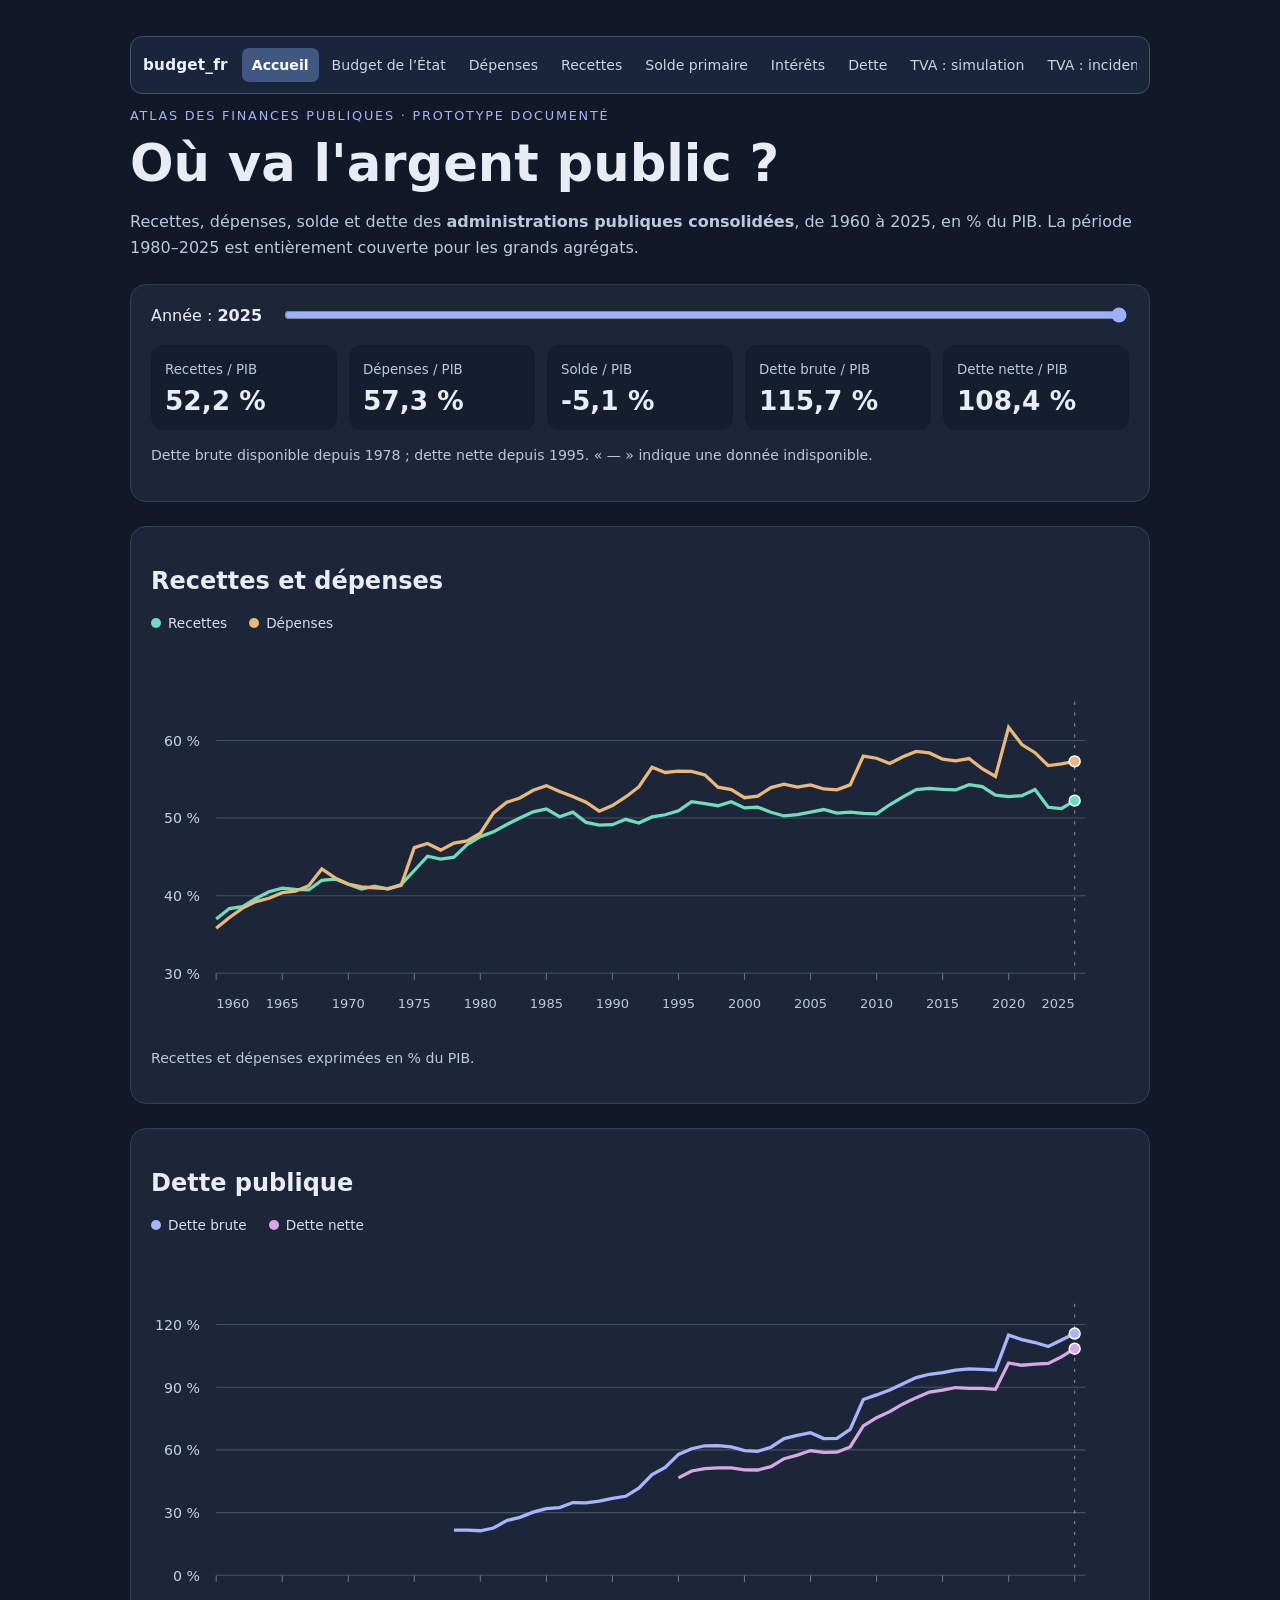
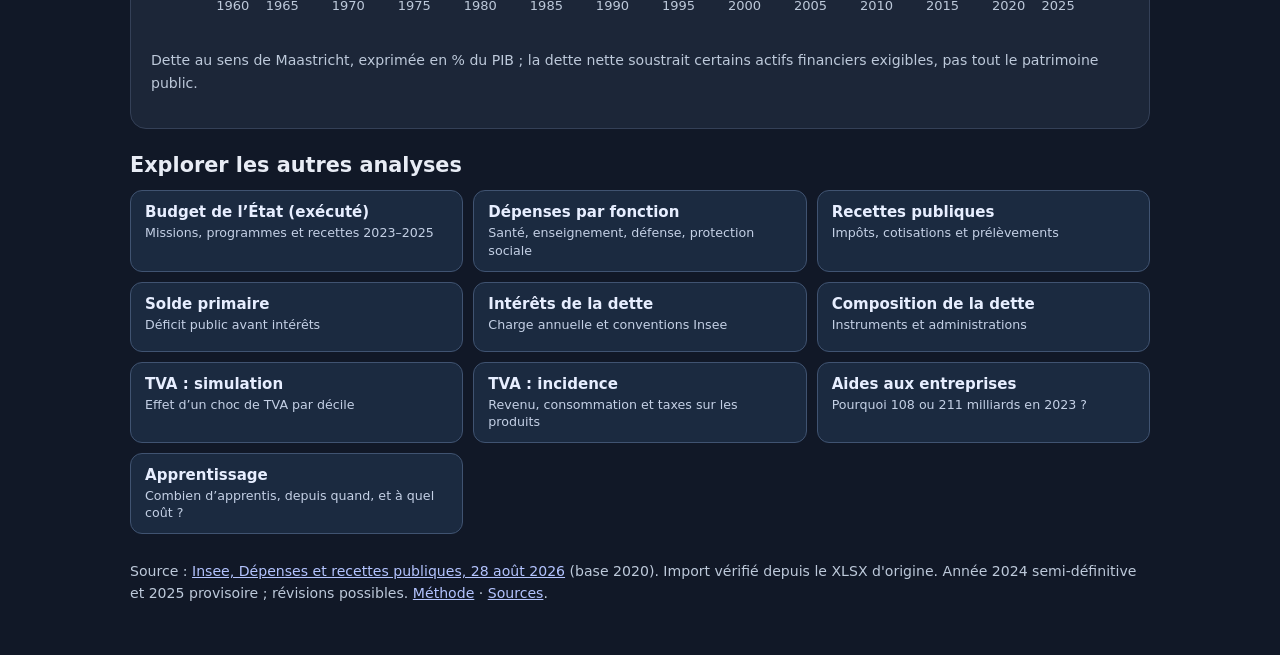
<file: index.html>
<!doctype html>
<html lang="fr"><head><meta charset="utf-8"><meta name="viewport" content="width=device-width,initial-scale=1">
<title>budget_fr — Finances publiques françaises 1960–2025</title>
<style>
:root{font-family:system-ui,-apple-system,sans-serif;color:#e8ecf5;background:#111827}*{box-sizing:border-box}
body{max-width:1060px;margin:auto;padding:36px 20px}h1{font-size:clamp(2rem,4vw,3.5rem);margin:10px 0}
p{line-height:1.6;color:#bdc9da}.eyebrow{color:#a6b5f9;text-transform:uppercase;letter-spacing:.14em;font-size:.8rem}
.panel{background:#1c2638;border:1px solid #344057;border-radius:16px;padding:20px;margin:24px 0}
.controls{display:flex;gap:20px;flex-wrap:wrap;align-items:center}.metrics{display:grid;grid-template-columns:repeat(5,minmax(0,1fr));gap:12px;margin-top:20px}
.metric{padding:14px;background:#141e2e;border-radius:12px}.metric strong{display:block;font-size:1.65rem;margin-top:7px}.metric small{color:#bdc9da}
input{accent-color:#9db0ff;flex:1;min-width:200px}svg{width:100%;height:auto;display:block}
.legend{display:flex;gap:22px;flex-wrap:wrap;font-size:.85rem;color:#d8ddec}
.dot{display:inline-block;width:10px;height:10px;border-radius:50%;margin-right:7px}.foot{font-size:.88rem}a{color:#b4c4ff}
@media(max-width:760px){.metrics{grid-template-columns:repeat(2,minmax(0,1fr))}}
@media(max-width:520px){body{padding:22px 14px}.metrics{grid-template-columns:1fr}}
</style><link rel="stylesheet" href="/atlas-nav.css">
</head><body>
<nav class="atlas-nav" aria-label="Sections de l’atlas"><a class="atlas-nav__brand" href="/">budget_fr</a><div class="atlas-nav__links"><a href="/" aria-current="page">Accueil</a><a href="/etat.html">Budget de l’État</a><a href="/fonctions.html">Dépenses</a><a href="/recettes.html">Recettes</a><a href="/solde-primaire.html">Solde primaire</a><a href="/interets.html">Intérêts</a><a href="/dette.html">Dette</a><a href="/tva-justice.html">TVA : simulation</a><a href="/tva-incidence.html">TVA : incidence</a><a href="/aides-entreprises.html">Aides aux entreprises</a><a href="/apprentissage.html">Apprentissage</a></div></nav>
<div class="eyebrow">Atlas des finances publiques · Prototype documenté</div>
<h1>Où va l'argent public&nbsp;?</h1>
<p>Recettes, dépenses, solde et dette des <strong>administrations publiques consolidées</strong>, de 1960 à 2025, en % du PIB. La période 1980–2025 est entièrement couverte pour les grands agrégats.</p>

<section class="panel"><div class="controls"><label for="year">Année : <strong id="year-label">2025</strong></label><input id="year" aria-label="Sélectionner une année" type="range" min="1960" max="2025" value="2025"></div>
<div class="metrics">
<div class="metric"><small>Recettes / PIB</small><strong id="revenue">—</strong></div>
<div class="metric"><small>Dépenses / PIB</small><strong id="expenditure">—</strong></div>
<div class="metric"><small>Solde / PIB</small><strong id="balance">—</strong></div>
<div class="metric"><small>Dette brute / PIB</small><strong id="gross-debt">—</strong></div>
<div class="metric"><small>Dette nette / PIB</small><strong id="net-debt">—</strong></div>
</div><p class="foot">Dette brute disponible depuis 1978 ; dette nette depuis 1995. « — » indique une donnée indisponible.</p></section>
<section class="panel"><h2>Recettes et dépenses</h2><div class="legend"><span><i class="dot" style="background:#6fddbc"></i>Recettes</span><span><i class="dot" style="background:#eab879"></i>Dépenses</span></div>
<svg id="chart" viewBox="0 0 900 370" role="img" aria-label="Évolution des recettes et dépenses publiques de 1960 à 2025, en pourcentage du PIB"></svg>
<p class="foot">Recettes et dépenses exprimées en % du PIB.</p></section>
<section class="panel"><h2>Dette publique</h2><div class="legend"><span><i class="dot" style="background:#a7b5ff"></i>Dette brute</span><span><i class="dot" style="background:#d8a7e7"></i>Dette nette</span></div>
<svg id="debt-chart" viewBox="0 0 900 370" role="img" aria-label="Dette publique brute depuis 1978 et dette nette depuis 1995"></svg>
<p class="foot">Dette au sens de Maastricht, exprimée en % du PIB ; la dette nette soustrait certains actifs financiers exigibles, pas tout le patrimoine public.</p></section>
<section class="explore-atlas" aria-labelledby="explore-heading"><h2 id="explore-heading">Explorer les autres analyses</h2><div class="atlas-card-grid">
<a class="atlas-card" href="/etat.html"><strong>Budget de l’État (exécuté)</strong><small>Missions, programmes et recettes 2023–2025</small></a>
<a class="atlas-card" href="/fonctions.html"><strong>Dépenses par fonction</strong><small>Santé, enseignement, défense, protection sociale</small></a>
<a class="atlas-card" href="/recettes.html"><strong>Recettes publiques</strong><small>Impôts, cotisations et prélèvements</small></a>
<a class="atlas-card" href="/solde-primaire.html"><strong>Solde primaire</strong><small>Déficit public avant intérêts</small></a>
<a class="atlas-card" href="/interets.html"><strong>Intérêts de la dette</strong><small>Charge annuelle et conventions Insee</small></a>
<a class="atlas-card" href="/dette.html"><strong>Composition de la dette</strong><small>Instruments et administrations</small></a>
<a class="atlas-card" href="/tva-justice.html"><strong>TVA : simulation</strong><small>Effet d’un choc de TVA par décile</small></a>
<a class="atlas-card" href="/tva-incidence.html"><strong>TVA : incidence</strong><small>Revenu, consommation et taxes sur les produits</small></a>
<a class="atlas-card" href="/aides-entreprises.html"><strong>Aides aux entreprises</strong><small>Pourquoi 108 ou 211 milliards en 2023 ?</small></a>
<a class="atlas-card" href="/apprentissage.html"><strong>Apprentissage</strong><small>Combien d’apprentis, depuis quand, et à quel coût ?</small></a>
</div></section>
<p class="foot">Source : <a href="https://www.insee.fr/fr/statistiques/2381414">Insee, Dépenses et recettes publiques, 28 août 2026</a> (base 2020). Import vérifié depuis le XLSX d'origine. Année 2024 semi-définitive et 2025 provisoire ; révisions possibles. <a href="METHODOLOGY.md">Méthode</a> · <a href="DATA_SOURCES.md">Sources</a>.</p>
<script>
(async()=>{
const response=await fetch('data/apu_1960_2025_pct_pib.csv');
if(!response.ok)throw Error('CSV indisponible');
const lines=(await response.text()).trim().split(/\r?\n/);
const fields=lines.shift().split(',');
const rows=lines.map(line=>{
 const columns=line.split(',');
 const item={};
 fields.forEach((key,i)=>{item[key]=columns[i]===''?null:Number(columns[i]);});
 return item;
});
const slider=document.getElementById('year');
const format=n=>n===null?'—':n.toLocaleString('fr-FR',{minimumFractionDigits:1,maximumFractionDigits:1})+' %';
const X=i=>60+i*790/(rows.length-1);
function yearTicks(start,end,compact){
 const step=compact?10:5;
 const years=[];
 for(let year=start;year<=end;year+=step)years.push(year);
 if(years[years.length-1]!==end){
  // Leave enough space between the last mobile ticks and the final year.
  if(compact && end-years[years.length-1]<7)years.pop();
  years.push(end);
 }
 return years;
}
const compactQuery=window.matchMedia('(max-width: 700px)');
function draw(id,series,low,high,ticks){
 const svg=document.getElementById(id);
 const Y=v=>315-(v-low)*250/(high-low);
 const grid=ticks.map(v=>'<line x1="60" x2="860" y1="'+Y(v)+'" y2="'+Y(v)+'" stroke="#455167"/><text x="45" y="'+(Y(v)+5)+'" font-size="13" fill="#c5d2e5" text-anchor="end">'+v+' %</text>').join('');
 const paths=series.map(s=>{
  let started=false;
  const path=rows.map((r,i)=>{
   const v=r[s.key];
   if(v===null){started=false;return '';}
   const op=started?'L':'M';started=true;
   return op+X(i).toFixed(1)+' '+Y(v).toFixed(1);
  }).filter(Boolean).join(' ');
  return '<path d="'+path+'" stroke="'+s.color+'" fill="none" stroke-width="3"/>';
 }).join('');
 const selected=Number(slider.value)-1960;
 const guide='<line x1="'+X(selected)+'" x2="'+X(selected)+'" y1="65" y2="315" stroke="#dbe4ff" stroke-dasharray="3 7" opacity=".52"/>';
 const markers=series.filter(s=>rows[selected][s.key]!==null).map(s=>
  '<circle cx="'+X(selected)+'" cy="'+Y(rows[selected][s.key])+'" r="5" fill="'+s.color+'" stroke="#fff" stroke-width="1.4"/>'
 ).join('');
 const years=yearTicks(1960,2025,compactQuery.matches);
 const labels=years.map((year,i)=>'<text x="'+X(year-1960)+'" y="347" fill="#bdc9da" font-size="12" text-anchor="'+(i===0?'start':i===years.length-1?'end':'middle')+'">'+year+'</text>').join('');
 const tickMarks=years.map(year=>'<line x1="'+X(year-1960)+'" x2="'+X(year-1960)+'" y1="315" y2="321" stroke="#65758d"/>').join('');
 svg.innerHTML=grid+paths+guide+markers+tickMarks+labels;
}
function selectYear(){
 const r=rows.find(r=>r.year===Number(slider.value));
 if(!r)return;
 document.getElementById('year-label').textContent=r.year;
 for(const [id,key] of [
  ['revenue','revenue_pct_gdp'],['expenditure','expenditure_pct_gdp'],
  ['balance','balance_pct_gdp'],['gross-debt','gross_debt_pct_gdp'],
  ['net-debt','net_debt_pct_gdp']])
   document.getElementById(id).textContent=format(r[key]);
 draw('chart',[{key:'revenue_pct_gdp',color:'#6fddbc'},{key:'expenditure_pct_gdp',color:'#eab879'}],30,65,[30,40,50,60]);
 draw('debt-chart',[{key:'gross_debt_pct_gdp',color:'#a7b5ff'},{key:'net_debt_pct_gdp',color:'#d8a7e7'}],0,130,[0,30,60,90,120]);
}
slider.addEventListener('input',selectYear);
compactQuery.addEventListener('change',selectYear);
selectYear();
})().catch(err=>{
 document.querySelector('.panel').insertAdjacentText('beforeend',
 'Erreur de chargement : '+err.message+'. Lancer python3 -m http.server 8000.');
});
</script></body></html>
</file>
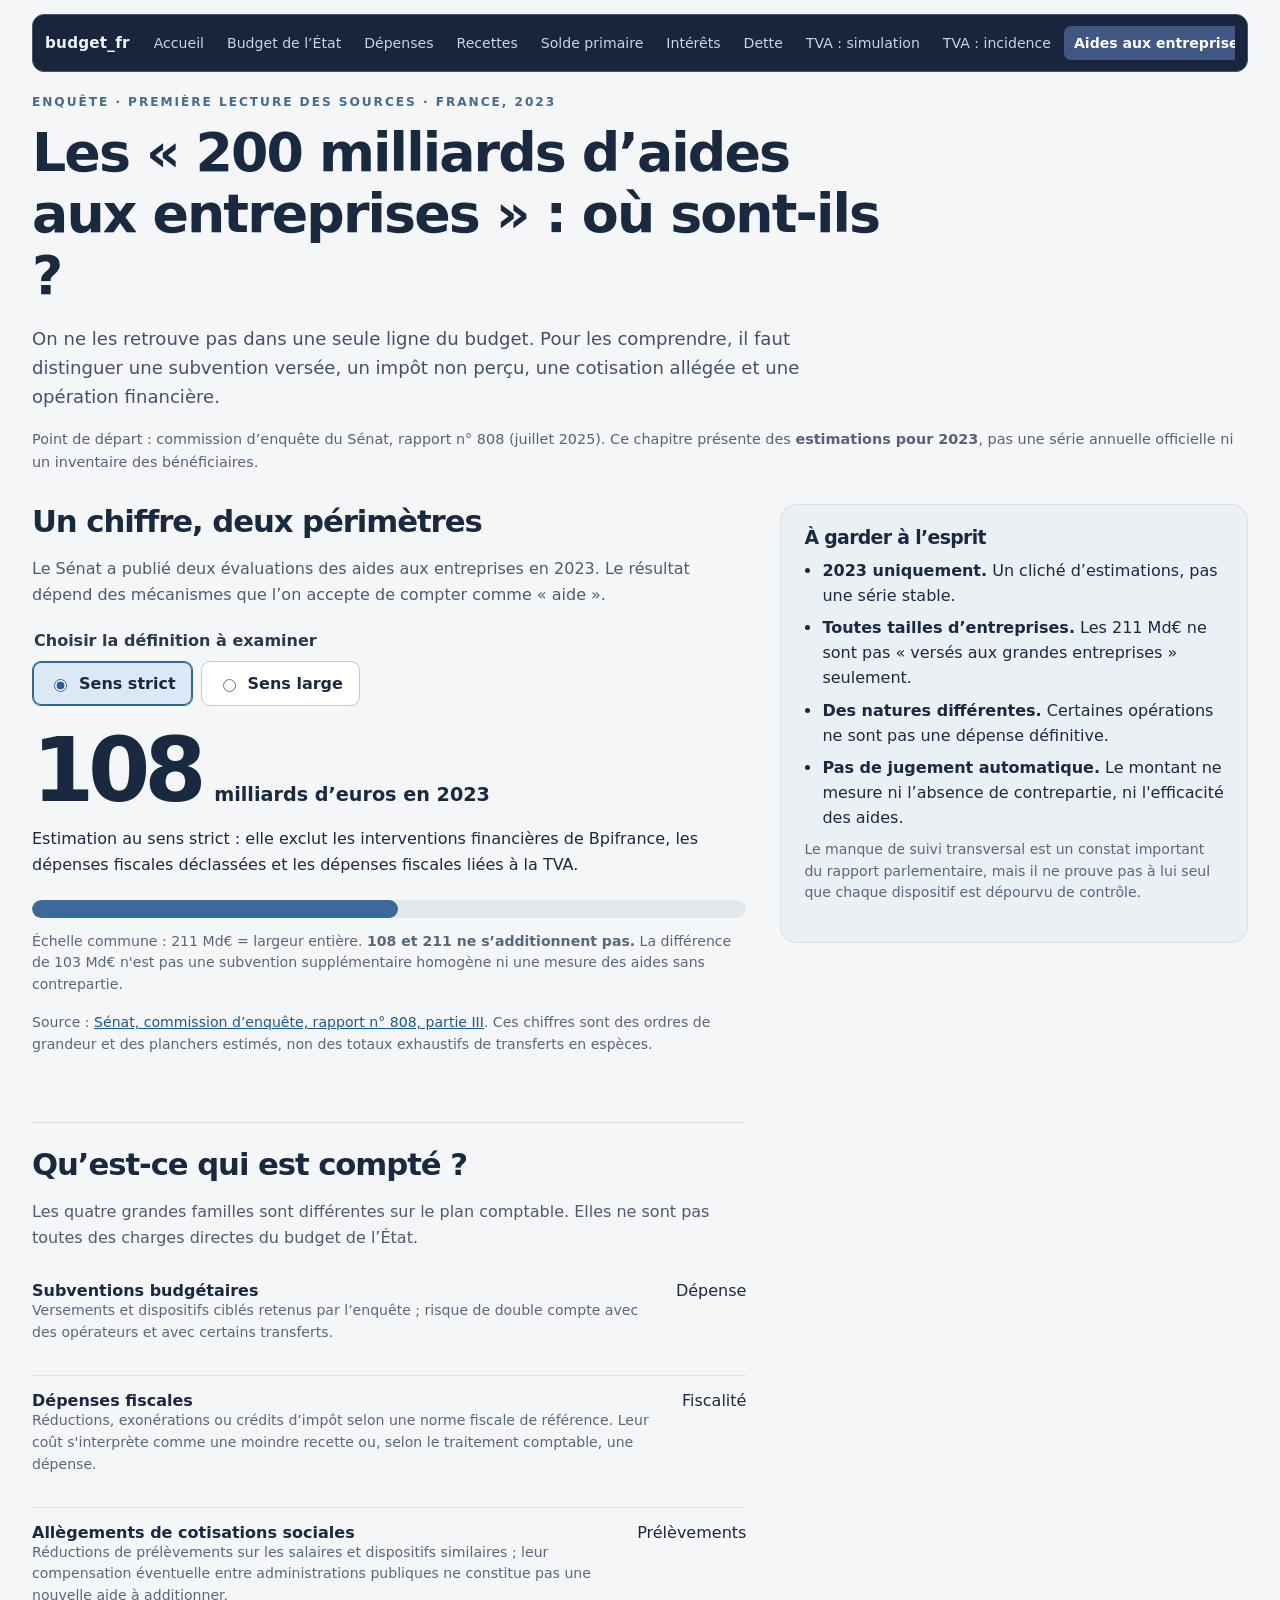
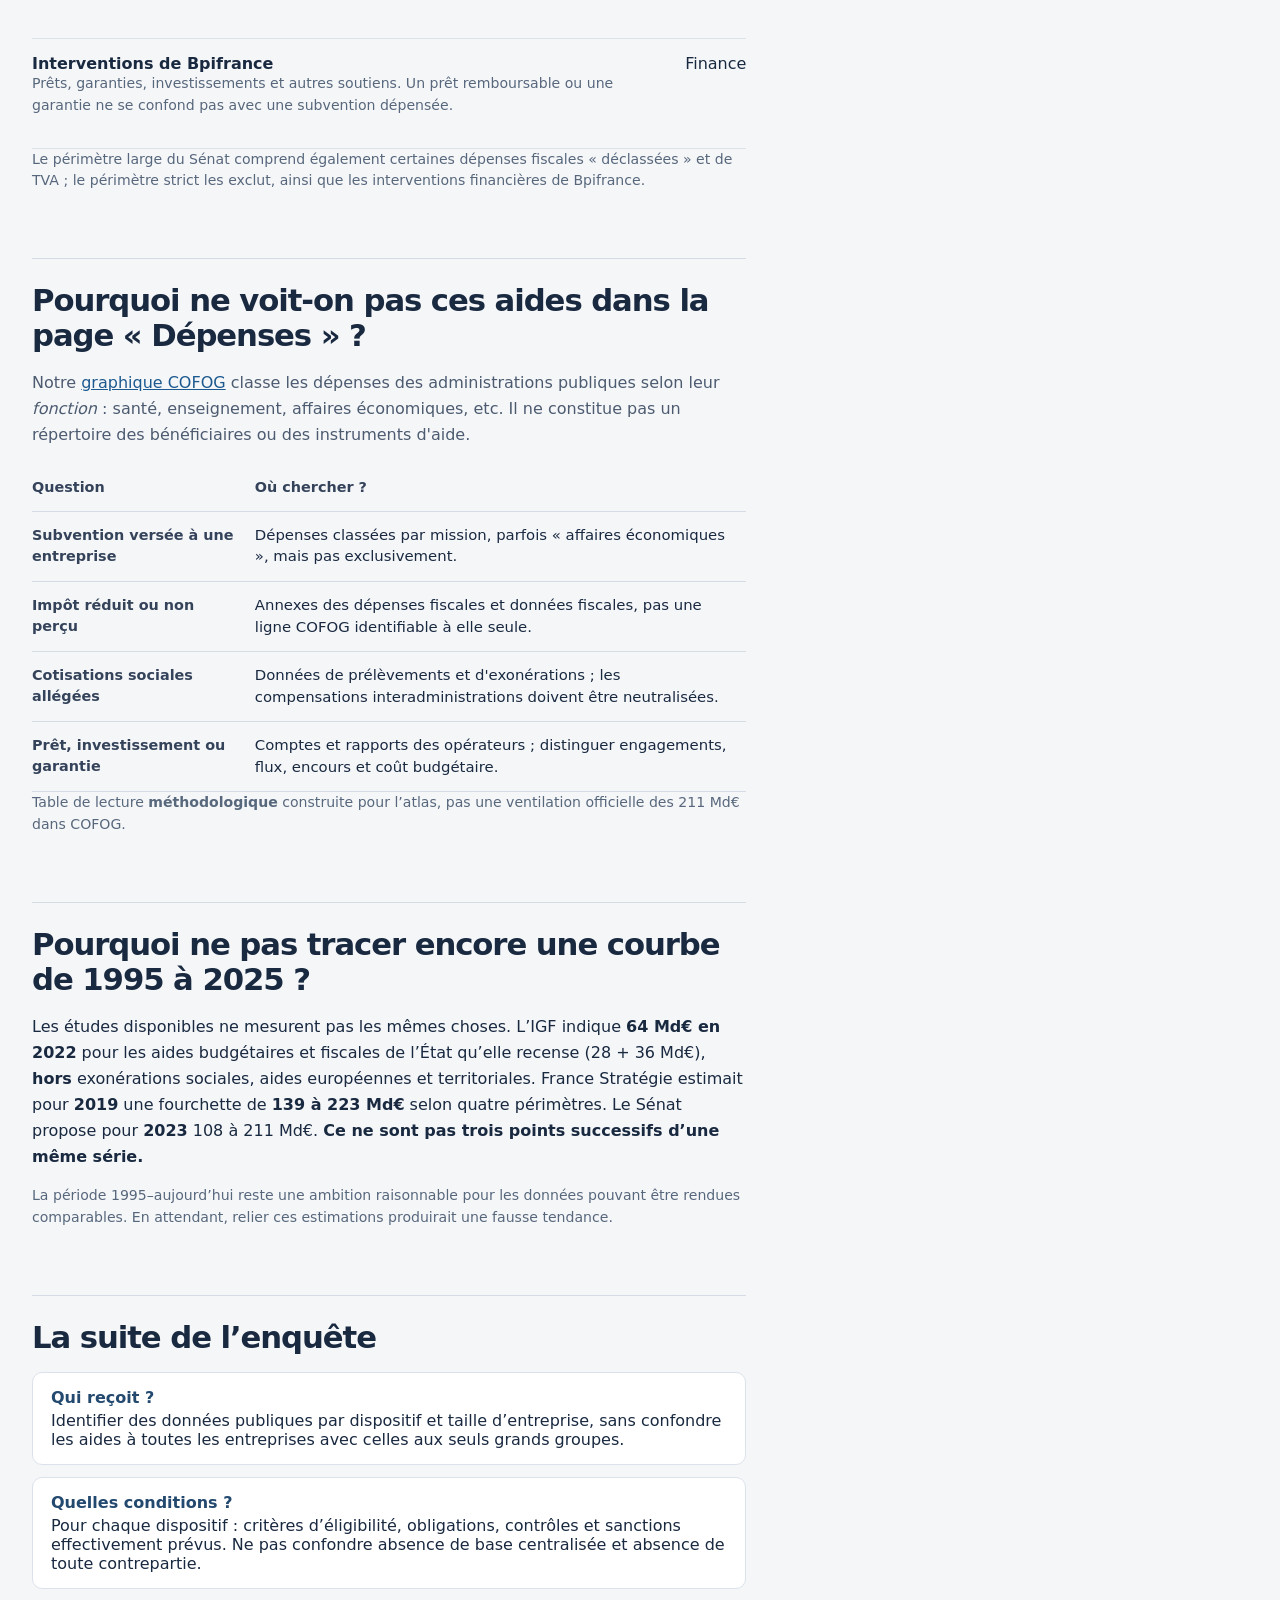
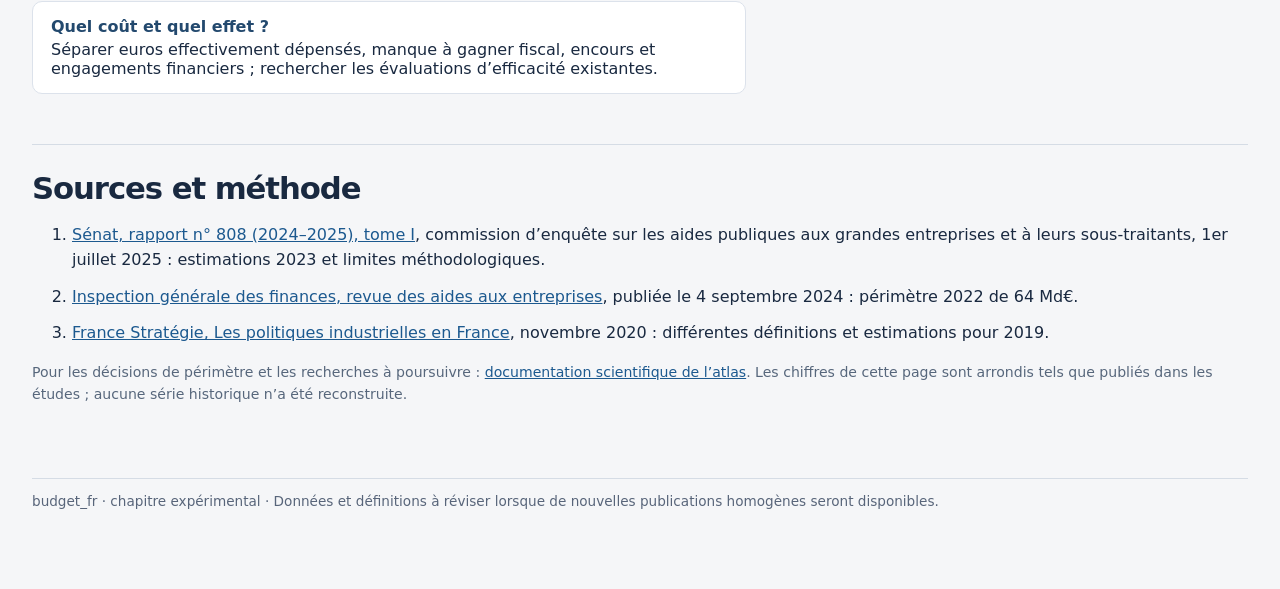
<file: aides-entreprises.html>
<!doctype html>
<html lang="fr">
<head>
<meta charset="utf-8">
<meta name="viewport" content="width=device-width, initial-scale=1">
<title>Aides publiques aux entreprises : que mesurent les milliards ? · budget_fr</title>
<style>
:root{font-family:system-ui,-apple-system,"Segoe UI",sans-serif;color:#192940;background:#f5f6f8;--ink:#192940;--subtle:#556378;--line:#d5dce5;--accent:#285fa1}
*{box-sizing:border-box}html{scroll-behavior:smooth}
body{max-width:1260px;margin:auto;padding:14px 22px 80px}
h1,h2,h3{letter-spacing:-.035em;line-height:1.14}
h1{font-size:clamp(2.1rem,4.2vw,3.6rem);max-width:850px;margin:13px 0 18px}
h2{font-size:clamp(1.4rem,2.4vw,2.1rem);margin:0 0 17px}
h3{font-size:1.05rem;margin:0 0 7px}
p{line-height:1.62;margin:0 0 16px}a{color:#1c598f}
a:hover{text-decoration-thickness:2px}a:focus-visible,button:focus-visible,input:focus-visible,summary:focus-visible{outline:3px solid #ad6405;outline-offset:3px}
.eyebrow{text-transform:uppercase;letter-spacing:.16em;color:#446b90;font-size:.76rem;font-weight:750;margin:23px 0 8px}
.lede{max-width:850px;font-size:1.13rem;color:#42516a}
.context{color:var(--subtle);font-size:.9rem}
.content{display:grid;grid-template-columns:minmax(0,1.1fr) minmax(280px,.72fr);gap:34px;align-items:start;margin-top:30px}
.primary{min-width:0}
.aside{position:sticky;top:84px;min-width:0;background:#ebf0f5;border-radius:16px;padding:22px 23px;border:1px solid #d8e0e8}
.aside h2{font-size:1.18rem;margin-bottom:10px}
.aside ul{margin:10px 0 0;padding-left:18px}.aside li{margin:8px 0;line-height:1.55}
.sheet{padding:24px 0 26px;border-top:1px solid var(--line);margin-top:24px}
.sheet:first-child{border:0;padding-top:0;margin-top:0}
.explain{color:#4c5b70;max-width:810px}
.choice{border:0;padding:0;margin:23px 0 20px}
.choice legend{font-weight:700;color:#293951;margin-bottom:11px}
.toggle{display:flex;gap:8px;flex-wrap:wrap}
.toggle label{display:inline-flex;align-items:center;gap:9px;padding:12px 16px;background:#fff;border:1px solid #bfcadb;border-radius:9px;cursor:pointer;font-weight:650}
.toggle label:has(input:checked){background:#dbe9f6;border-color:#2d679b;box-shadow:inset 0 0 0 1px #2d679b}
.toggle input{accent-color:#285fa1}
.figure{display:flex;align-items:baseline;gap:14px;flex-wrap:wrap;margin:10px 0}
.big{font-size:clamp(3.5rem,7vw,5.8rem);font-weight:760;letter-spacing:-.07em;line-height:1;font-variant-numeric:tabular-nums}
.fig-unit{font-size:1.2rem;font-weight:650}
.bar-shell{height:18px;width:100%;background:#e3e8ef;border-radius:100px;overflow:hidden;margin:22px 0 13px}
.bar{height:100%;border-radius:100px;background:#3a699a;width:51.1848%;transition:width .18s ease}
.note{color:#57677c;font-size:.88rem;line-height:1.55}
.factline{display:grid;grid-template-columns:minmax(0,1fr) auto;gap:12px;padding:15px 0;border-bottom:1px solid #dce2e8;align-items:start}
.factline strong{font-weight:720}
.num{font-variant-numeric:tabular-nums;white-space:nowrap}
table{border-collapse:collapse;width:100%}th,td{text-align:left;vertical-align:top;padding:13px 9px;border-bottom:1px solid #d5dce5;line-height:1.45}th{font-size:.9rem;color:#34435a}td{font-size:.93rem}th:first-child,td:first-child{padding-left:0}
.questions{counter-reset:question;display:grid;gap:12px}
.questions>div{background:#fff;border:1px solid #dce2eb;border-radius:10px;padding:15px 18px}
.questions>div strong{display:block;margin-bottom:4px;color:#23496e}
.sources{padding:26px 0;border-top:1px solid var(--line);margin-top:24px}
.sources li{margin:12px 0;line-height:1.55}
footer{margin-top:30px;padding-top:14px;border-top:1px solid var(--line);font-size:.85rem;color:#58657a}
@media(max-width:800px){body{padding:12px 15px 40px}.content{grid-template-columns:1fr;gap:22px}.aside{position:static}.sheet{margin-top:16px;padding-top:20px}}
@media(prefers-reduced-motion:reduce){.bar{transition:none}html{scroll-behavior:auto}}
</style>
<link rel="stylesheet" href="/atlas-nav.css">
</head>
<body>
<nav class="atlas-nav" aria-label="Sections de l’atlas"><a class="atlas-nav__brand" href="/">budget_fr</a><div class="atlas-nav__links"><a href="/">Accueil</a><a href="/etat.html">Budget de l’État</a><a href="/fonctions.html">Dépenses</a><a href="/recettes.html">Recettes</a><a href="/solde-primaire.html">Solde primaire</a><a href="/interets.html">Intérêts</a><a href="/dette.html">Dette</a><a href="/tva-justice.html">TVA : simulation</a><a href="/tva-incidence.html">TVA : incidence</a><a href="/aides-entreprises.html" aria-current="page">Aides aux entreprises</a><a href="/apprentissage.html">Apprentissage</a></div></nav>
<main>
<div class="eyebrow">Enquête · Première lecture des sources · France, 2023</div>
<h1>Les « 200 milliards d’aides aux entreprises » : où sont-ils ?</h1>
<p class="lede">On ne les retrouve pas dans une seule ligne du budget. Pour les comprendre, il faut distinguer une subvention versée, un impôt non perçu, une cotisation allégée et une opération financière.</p>
<p class="context">Point de départ : commission d’enquête du Sénat, rapport n° 808 (juillet 2025). Ce chapitre présente des <strong>estimations pour 2023</strong>, pas une série annuelle officielle ni un inventaire des bénéficiaires.</p>
<div class="content">
<div class="primary">
<section class="sheet" aria-labelledby="two-scopes">
<h2 id="two-scopes">Un chiffre, deux périmètres</h2>
<p class="explain">Le Sénat a publié deux évaluations des aides aux entreprises en 2023. Le résultat dépend des mécanismes que l’on accepte de compter comme « aide ».</p>
<fieldset class="choice"><legend>Choisir la définition à examiner</legend>
<div class="toggle"><label><input type="radio" name="scope" value="strict" checked> Sens strict</label>
<label><input type="radio" name="scope" value="large"> Sens large</label></div></fieldset>
<div aria-live="polite" aria-atomic="true">
<div class="figure"><span class="big" id="scope-number">108</span><span class="fig-unit">milliards d’euros en 2023</span></div>
<p id="scope-description">Estimation au sens strict : elle exclut les interventions financières de Bpifrance, les dépenses fiscales déclassées et les dépenses fiscales liées à la TVA.</p>
</div>
<div class="bar-shell" role="img" aria-label="108 milliards sur une échelle de 211 milliards" id="scope-bar-label"><div class="bar" id="scope-bar"></div></div>
<p class="note">Échelle commune : 211 Md€ = largeur entière. <strong>108 et 211 ne s’additionnent pas.</strong> La différence de 103 Md€ n'est pas une subvention supplémentaire homogène ni une mesure des aides sans contrepartie.</p>
<p class="note">Source : <a href="https://www.senat.fr/rap/r24-808-1/r24-808-1_mono.html">Sénat, commission d’enquête, rapport n° 808, partie III</a>. Ces chiffres sont des ordres de grandeur et des planchers estimés, non des totaux exhaustifs de transferts en espèces.</p>
</section>
<section class="sheet" aria-labelledby="mechanisms">
<h2 id="mechanisms">Qu’est-ce qui est compté ?</h2>
<p class="explain">Les quatre grandes familles sont différentes sur le plan comptable. Elles ne sont pas toutes des charges directes du budget de l’État.</p>
<div class="factline"><div><strong>Subventions budgétaires</strong><p class="note">Versements et dispositifs ciblés retenus par l’enquête ; risque de double compte avec des opérateurs et avec certains transferts.</p></div><span class="num">Dépense</span></div>
<div class="factline"><div><strong>Dépenses fiscales</strong><p class="note">Réductions, exonérations ou crédits d’impôt selon une norme fiscale de référence. Leur coût s'interprète comme une moindre recette ou, selon le traitement comptable, une dépense.</p></div><span class="num">Fiscalité</span></div>
<div class="factline"><div><strong>Allègements de cotisations sociales</strong><p class="note">Réductions de prélèvements sur les salaires et dispositifs similaires ; leur compensation éventuelle entre administrations publiques ne constitue pas une nouvelle aide à additionner.</p></div><span class="num">Prélèvements</span></div>
<div class="factline"><div><strong>Interventions de Bpifrance</strong><p class="note">Prêts, garanties, investissements et autres soutiens. Un prêt remboursable ou une garantie ne se confond pas avec une subvention dépensée.</p></div><span class="num">Finance</span></div>
<p class="note">Le périmètre large du Sénat comprend également certaines dépenses fiscales « déclassées » et de TVA ; le périmètre strict les exclut, ainsi que les interventions financières de Bpifrance.</p>
</section>
<section class="sheet" aria-labelledby="cofog">
<h2 id="cofog">Pourquoi ne voit-on pas ces aides dans la page « Dépenses » ?</h2>
<p class="explain">Notre <a href="/fonctions.html">graphique COFOG</a> classe les dépenses des administrations publiques selon leur <em>fonction</em> : santé, enseignement, affaires économiques, etc. Il ne constitue pas un répertoire des bénéficiaires ou des instruments d'aide.</p>
<table><thead><tr><th scope="col">Question</th><th scope="col">Où chercher ?</th></tr></thead><tbody>
<tr><th scope="row">Subvention versée à une entreprise</th><td>Dépenses classées par mission, parfois « affaires économiques », mais pas exclusivement.</td></tr>
<tr><th scope="row">Impôt réduit ou non perçu</th><td>Annexes des dépenses fiscales et données fiscales, pas une ligne COFOG identifiable à elle seule.</td></tr>
<tr><th scope="row">Cotisations sociales allégées</th><td>Données de prélèvements et d'exonérations ; les compensations interadministrations doivent être neutralisées.</td></tr>
<tr><th scope="row">Prêt, investissement ou garantie</th><td>Comptes et rapports des opérateurs ; distinguer engagements, flux, encours et coût budgétaire.</td></tr>
</tbody></table>
<p class="note">Table de lecture <strong>méthodologique</strong> construite pour l’atlas, pas une ventilation officielle des 211 Md€ dans COFOG.</p>
</section>
<section class="sheet" aria-labelledby="compare">
<h2 id="compare">Pourquoi ne pas tracer encore une courbe de 1995 à 2025 ?</h2>
<p>Les études disponibles ne mesurent pas les mêmes choses. L’IGF indique <strong>64 Md€ en 2022</strong> pour les aides budgétaires et fiscales de l’État qu’elle recense (28 + 36 Md€), <strong>hors</strong> exonérations sociales, aides européennes et territoriales. France Stratégie estimait pour <strong>2019</strong> une fourchette de <strong>139 à 223 Md€</strong> selon quatre périmètres. Le Sénat propose pour <strong>2023</strong> 108 à 211 Md€. <strong>Ce ne sont pas trois points successifs d’une même série.</strong></p>
<p class="note">La période 1995–aujourd’hui reste une ambition raisonnable pour les données pouvant être rendues comparables. En attendant, relier ces estimations produirait une fausse tendance.</p>
</section>
<section class="sheet" aria-labelledby="whatnext">
<h2 id="whatnext">La suite de l’enquête</h2>
<div class="questions">
<div><strong>Qui reçoit ?</strong> Identifier des données publiques par dispositif et taille d’entreprise, sans confondre les aides à toutes les entreprises avec celles aux seuls grands groupes.</div>
<div><strong>Quelles conditions ?</strong> Pour chaque dispositif : critères d’éligibilité, obligations, contrôles et sanctions effectivement prévus. Ne pas confondre absence de base centralisée et absence de toute contrepartie.</div>
<div><strong>Quel coût et quel effet ?</strong> Séparer euros effectivement dépensés, manque à gagner fiscal, encours et engagements financiers ; rechercher les évaluations d’efficacité existantes.</div>
</div>
</section>
</div>
<aside class="aside" aria-label="Ce que les chiffres ne disent pas">
<h2>À garder à l’esprit</h2>
<ul>
<li><strong>2023 uniquement.</strong> Un cliché d’estimations, pas une série stable.</li>
<li><strong>Toutes tailles d’entreprises.</strong> Les 211 Md€ ne sont pas « versés aux grandes entreprises » seulement.</li>
<li><strong>Des natures différentes.</strong> Certaines opérations ne sont pas une dépense définitive.</li>
<li><strong>Pas de jugement automatique.</strong> Le montant ne mesure ni l’absence de contrepartie, ni l'efficacité des aides.</li>
</ul>
<p class="note">Le manque de suivi transversal est un constat important du rapport parlementaire, mais il ne prouve pas à lui seul que chaque dispositif est dépourvu de contrôle.</p>
</aside>
</div>
<section class="sources" aria-labelledby="sources-title">
<h2 id="sources-title">Sources et méthode</h2>
<ol>
<li><a href="https://www.senat.fr/rap/r24-808-1/r24-808-1_mono.html">Sénat, rapport n° 808 (2024–2025), tome I</a>, commission d’enquête sur les aides publiques aux grandes entreprises et à leurs sous-traitants, 1er juillet 2025 : estimations 2023 et limites méthodologiques.</li>
<li><a href="https://www.igf.gouv.fr/rapports-de-mission/revue-de-depenses-les-aides-aux-entreprises">Inspection générale des finances, revue des aides aux entreprises</a>, publiée le 4 septembre 2024 : périmètre 2022 de 64 Md€.</li>
<li><a href="https://www.strategie-plan.gouv.fr/publications/politiques-industrielles-france-evolutions-comparaisons-internationales">France Stratégie, Les politiques industrielles en France</a>, novembre 2020 : différentes définitions et estimations pour 2019.</li>
</ol>
<p class="note">Pour les décisions de périmètre et les recherches à poursuivre : <a href="/AIDES_ENTREPRISES_SOURCES.md">documentation scientifique de l’atlas</a>. Les chiffres de cette page sont arrondis tels que publiés dans les études ; aucune série historique n’a été reconstruite.</p>
</section>
<footer>budget_fr · chapitre expérimental · Données et définitions à réviser lorsque de nouvelles publications homogènes seront disponibles.</footer>
</main>
<script>
'use strict';
const scopes={
  strict:{
    number:108,
    description:'Estimation au sens strict : elle exclut les interventions financières de Bpifrance, les dépenses fiscales déclassées et les dépenses fiscales liées à la TVA.'
  },
  large:{
    number:211,
    description:'Estimation au sens large : elle comprend notamment des subventions, des allègements de cotisations, des dépenses fiscales, des dispositifs fiscaux déclassés et des interventions de Bpifrance, y compris certains prêts et garanties.'
  }
};
const formatter=new Intl.NumberFormat('fr-FR',{maximumFractionDigits:0});
function renderScope(value){
  if(!Object.hasOwn(scopes,value))return;
  const scope=scopes[value];
  document.getElementById('scope-number').textContent=formatter.format(scope.number);
  document.getElementById('scope-description').textContent=scope.description;
  document.getElementById('scope-bar').style.width=(100*scope.number/211)+'%';
  document.getElementById('scope-bar-label').setAttribute('aria-label',scope.number+' milliards sur une échelle de 211 milliards');
}
document.querySelectorAll('input[name="scope"]').forEach(input=>input.addEventListener('change',()=>{if(input.checked)renderScope(input.value)}));
</script>
</body>
</html>
</file>
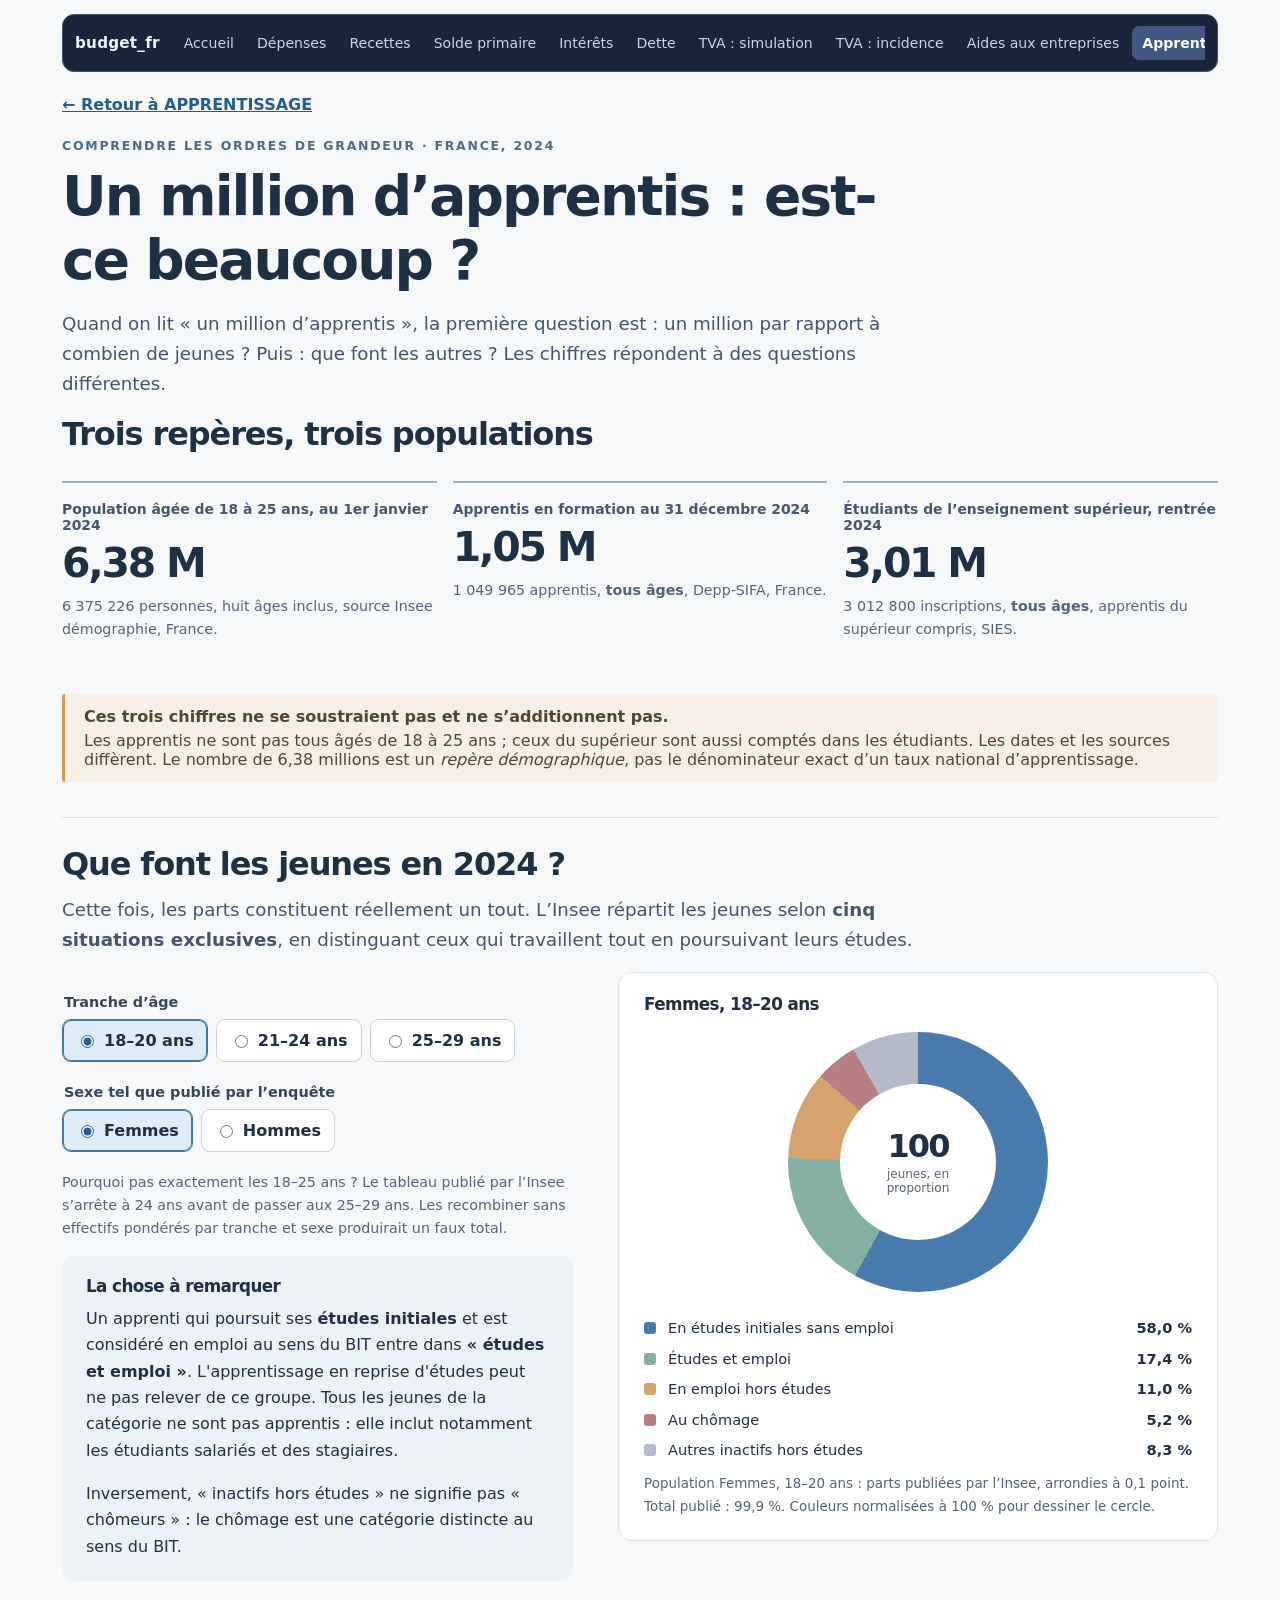
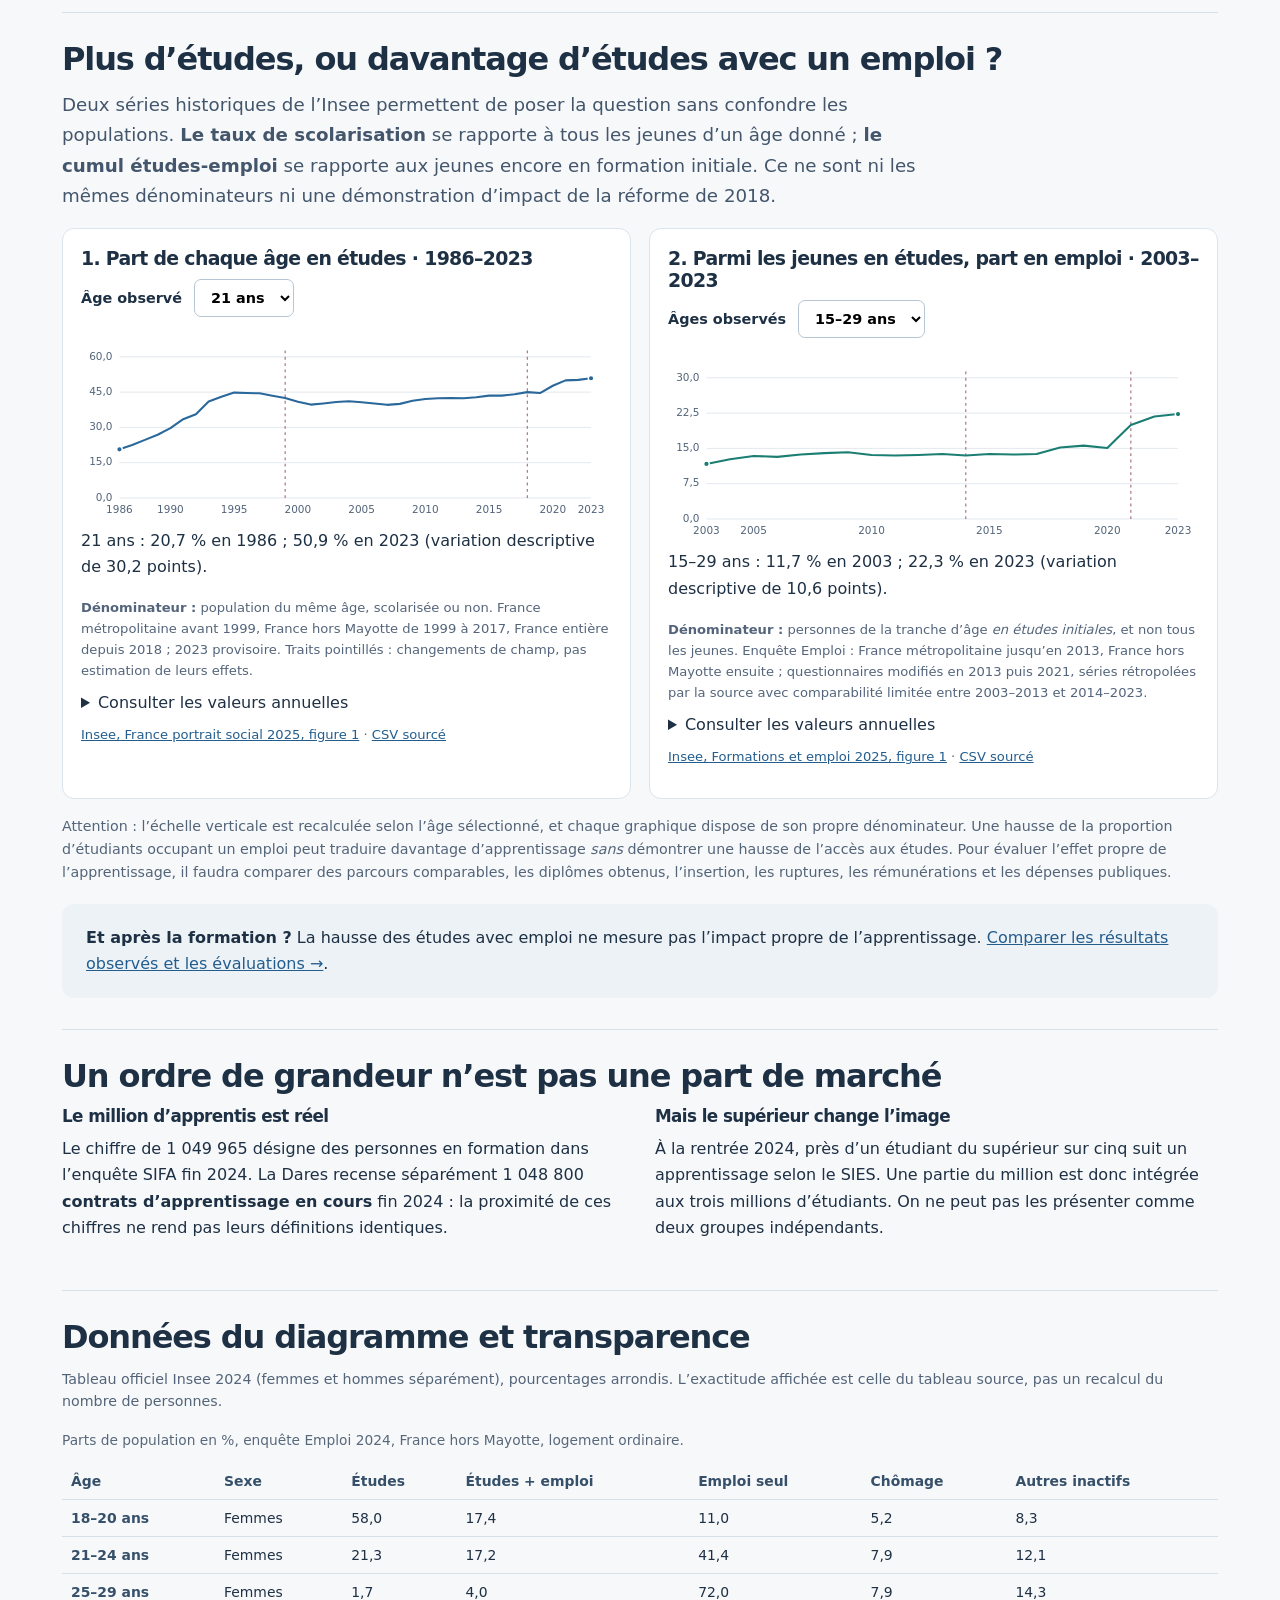
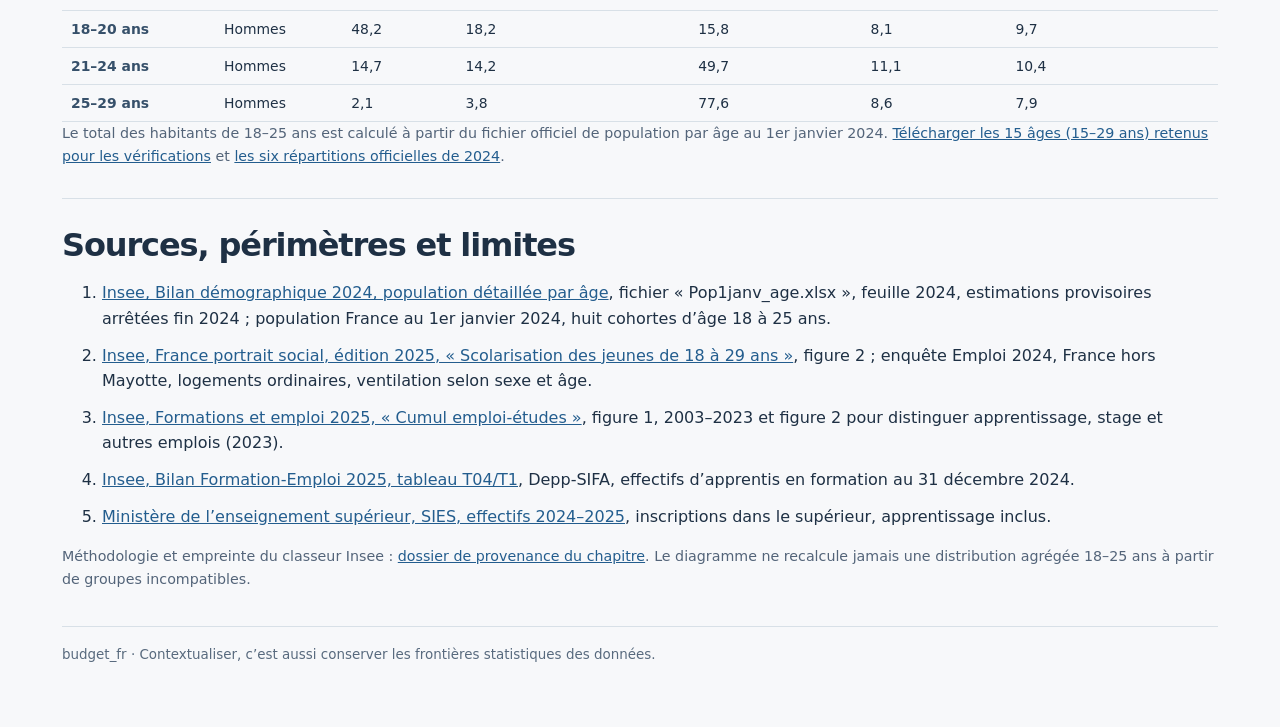
<file: apprentissage-contexte.html>
<!doctype html>
<html lang="fr">
<head>
<meta charset="utf-8"><meta name="viewport" content="width=device-width,initial-scale=1">
<title>Un million d'apprentis : est-ce beaucoup ? · budget_fr</title>
<meta name="description" content="Comparer les apprentis aux générations de jeunes, aux étudiants et aux situations d'études et d'emploi en France en 2024, sans doubles comptes.">
<style>
:root{font-family:system-ui,-apple-system,"Segoe UI",sans-serif;color:#1e3044;background:#f7f8fa;--line:#d8e0e7;--subtle:#536479;--accent:#2c628f}
*{box-sizing:border-box}
body{max-width:1200px;margin:auto;padding:14px 22px 65px}
h1,h2,h3{letter-spacing:-.035em;line-height:1.16}
h1{font-size:clamp(2.2rem,4.3vw,3.9rem);max-width:830px;margin:12px 0 16px}
h2{font-size:clamp(1.35rem,2.6vw,2rem);margin:0 0 12px}
h3{font-size:1.05rem;margin:0 0 9px}
p{line-height:1.65;margin:0 0 17px}
a{color:#235d8e}a:focus-visible,button:focus-visible,input:focus-visible,summary:focus-visible{outline:3px solid #985616;outline-offset:3px}
.eyebrow{font-size:.78rem;letter-spacing:.14em;font-weight:750;text-transform:uppercase;color:#4a6c89;margin:24px 0 8px}
.lede{max-width:880px;font-size:1.14rem;color:#43566c}
.muted{font-size:.89rem;line-height:1.6;color:var(--subtle)}
a.inline-return{display:inline-flex;gap:7px;align-items:center;font-weight:620;margin:9px 0 0}
.overview{display:grid;grid-template-columns:repeat(3,minmax(0,1fr));gap:16px;margin:28px 0 18px}
.overview>div{padding:18px 0;border-top:2px solid #9db1c5}
.overview>div>strong{display:block;font-size:clamp(2rem,3.2vw,3rem);letter-spacing:-.055em;font-variant-numeric:tabular-nums;line-height:1.2;margin:6px 0 7px}
.overview .number-title{display:block;font-size:.87rem;font-weight:700;color:#445770}
.warning{max-width:100%;border-left:3px solid #d39c51;padding:13px 19px;background:#f5efe5;border-radius:3px;margin:15px 0 35px;color:#55452e}
.warning strong{display:block;margin-bottom:5px}
.separator{border:0;border-top:1px solid var(--line);margin:28px 0}
.pie-layout{display:grid;grid-template-columns:minmax(0,.92fr) minmax(330px,1.08fr);gap:45px;align-items:start}
.controls{border:0;padding:0;margin:22px 0 0}
.controls legend{font-weight:750;font-size:.9rem;color:#34465a;margin-bottom:9px}
.options{display:flex;gap:8px;flex-wrap:wrap}
.options label{display:inline-flex;align-items:center;gap:7px;padding:11px 13px;border:1px solid #c8d4df;background:#fff;border-radius:9px;cursor:pointer;font-weight:600}
.options label:has(input:checked){background:#e0ecf8;border-color:#4579a3;box-shadow:inset 0 0 0 1px #4579a3}
.options input{accent-color:#285f90}
.pie-box{min-width:0;background:#fff;border:1px solid #dce4ec;border-radius:14px;padding:22px 25px}
.pie-box h3{margin-bottom:18px}
.donut{width:min(100%,260px);aspect-ratio:1;display:grid;place-items:center;border-radius:50%;margin:0 auto 26px;background:conic-gradient(#487aab 0 58%,#84afa3 58% 75.4%,#d5a46e 75.4% 86.4%,#b77e83 86.4% 91.6%,#b4bac7 91.6% 100%);transition:background .1s}
.donut-hole{background:#fff;width:60%;aspect-ratio:1;border-radius:50%;display:flex;flex-direction:column;align-items:center;justify-content:center;text-align:center}
.donut-hole strong{font-size:2rem;line-height:1;letter-spacing:-.06em}
.donut-hole span{font-size:.75rem;max-width:100px;margin-top:5px;color:#566477}
.legend{margin:0;padding:0;list-style:none;display:grid;gap:10px}
.legend li{display:grid;grid-template-columns:13px 1fr auto;gap:11px;align-items:start;font-size:.91rem;line-height:1.4}
.legend i{height:12px;width:12px;display:block;margin-top:4px;border-radius:3px}
.legend b{font-variant-numeric:tabular-nums;white-space:nowrap}
.pie-caption{margin:13px 0 0;color:#52647b;font-size:.84rem}
.section{border-top:1px solid var(--line);margin-top:31px;padding-top:28px}
.two-cols{display:grid;grid-template-columns:1fr 1fr;gap:30px}
.interpretation{padding:21px 24px;background:#edf2f7;border-radius:12px;line-height:1.65}
.interpretation p:last-child{margin-bottom:0}
.table-wrap{overflow-x:auto}
table{width:100%;border-collapse:collapse;min-width:720px}
caption{text-align:left;padding-bottom:12px;color:#58687b;font-size:.86rem;line-height:1.5}
th,td{text-align:left;padding:10px 9px;border-bottom:1px solid var(--line);vertical-align:top;font-size:.87rem}
th{color:#36506a}td:not(:nth-child(-n+2)){font-variant-numeric:tabular-nums}
.sources li{line-height:1.6;margin:11px 0}
.history-grid{display:grid;grid-template-columns:repeat(2,minmax(0,1fr));gap:18px}
.history-panel{min-width:0;border:1px solid #dce4ec;border-radius:12px;background:#fff;padding:19px 18px}
.history-panel h3{font-size:1.18rem}
.history-panel select{font:inherit;padding:9px 12px;border:1px solid #b6c6d4;border-radius:7px;background:white;max-width:100%}
.history-panel label{font-weight:650;font-size:.9rem;display:flex;align-items:center;gap:12px;flex-wrap:wrap;margin-bottom:14px}
.history-chart-wrap{max-width:100%;overflow-x:auto;overscroll-behavior-inline:contain}.history-chart text{font-size:15px}.history-chart{width:100%;height:auto;display:block;overflow:visible}
.history-panel .history-note{font-size:.82rem;color:#54657b;line-height:1.6;margin:12px 0}
.history-panel table{min-width:0}
.history-panel th,.history-panel td{padding:6px 10px}
.history-table{max-height:180px;overflow:auto;border:1px solid var(--line);border-radius:7px}
.history-table table{width:100%}
@media(max-width:800px){.history-chart{min-width:700px}}@media(max-width:880px){.history-grid{grid-template-columns:1fr}}

footer{font-size:.84rem;color:#586a7e;border-top:1px solid var(--line);padding-top:20px;margin-top:35px}
@media(max-width:800px){body{padding:12px 16px 42px}.pie-layout{grid-template-columns:1fr;gap:19px}.pie-box{max-width:540px}.overview{gap:9px}.two-cols{grid-template-columns:1fr}}
@media(max-width:540px){.overview{grid-template-columns:1fr}.overview>div{padding:12px 0}.overview>div>strong{font-size:2.1rem}.pie-box{padding:16px 15px}.options label{padding:9px 11px}.donut{width:min(100%,230px)}}
@media(prefers-reduced-motion:reduce){.donut{transition:none}}
</style>
<link rel="stylesheet" href="/atlas-nav.css">
</head>
<body>
<nav class="atlas-nav" aria-label="Sections de l’atlas"><a class="atlas-nav__brand" href="/">budget_fr</a><div class="atlas-nav__links"><a href="/">Accueil</a><a href="/fonctions.html">Dépenses</a><a href="/recettes.html">Recettes</a><a href="/solde-primaire.html">Solde primaire</a><a href="/interets.html">Intérêts</a><a href="/dette.html">Dette</a><a href="/tva-justice.html">TVA : simulation</a><a href="/tva-incidence.html">TVA : incidence</a><a href="/aides-entreprises.html">Aides aux entreprises</a><a href="/apprentissage.html" aria-current="page">Apprentissage</a></div></nav>
<main>
<a class="inline-return" href="/apprentissage.html">← Retour à APPRENTISSAGE</a>
<div class="eyebrow">Comprendre les ordres de grandeur · France, 2024</div>
<h1>Un million d’apprentis : est-ce beaucoup ?</h1>
<p class="lede">Quand on lit « un million d’apprentis », la première question est : un million par rapport à combien de jeunes ? Puis : que font les autres ? Les chiffres répondent à des questions différentes.</p>
<section aria-labelledby="echelle">
<h2 id="echelle">Trois repères, trois populations</h2>
<div class="overview">
<div><span class="number-title">Population âgée de 18 à 25 ans, au 1er janvier 2024</span><strong>6,38 M</strong><p class="muted">6 375 226 personnes, huit âges inclus, source Insee démographie, France.</p></div>
<div><span class="number-title">Apprentis en formation au 31 décembre 2024</span><strong>1,05 M</strong><p class="muted">1 049 965 apprentis, <strong>tous âges</strong>, Depp-SIFA, France.</p></div>
<div><span class="number-title">Étudiants de l’enseignement supérieur, rentrée 2024</span><strong>3,01 M</strong><p class="muted">3 012 800 inscriptions, <strong>tous âges</strong>, apprentis du supérieur compris, SIES.</p></div>
</div>
<div class="warning"><strong>Ces trois chiffres ne se soustraient pas et ne s’additionnent pas.</strong> Les apprentis ne sont pas tous âgés de 18 à 25 ans ; ceux du supérieur sont aussi comptés dans les étudiants. Les dates et les sources diffèrent. Le nombre de 6,38 millions est un <em>repère démographique</em>, pas le dénominateur exact d’un taux national d’apprentissage.</div>
</section>
<section class="section" aria-labelledby="situations">
<h2 id="situations">Que font les jeunes en 2024 ?</h2>
<p class="lede">Cette fois, les parts constituent réellement un tout. L’Insee répartit les jeunes selon <strong>cinq situations exclusives</strong>, en distinguant ceux qui travaillent tout en poursuivant leurs études.</p>
<div class="pie-layout">
<div>
<fieldset class="controls"><legend>Tranche d’âge</legend><div class="options">
<label><input type="radio" name="age-group" value="18-20" checked> 18–20 ans</label>
<label><input type="radio" name="age-group" value="21-24"> 21–24 ans</label>
<label><input type="radio" name="age-group" value="25-29"> 25–29 ans</label>
</div></fieldset>
<fieldset class="controls"><legend>Sexe tel que publié par l’enquête</legend><div class="options">
<label><input type="radio" name="sex" value="women" checked> Femmes</label>
<label><input type="radio" name="sex" value="men"> Hommes</label>
</div></fieldset>
<p class="muted" style="margin-top:19px">Pourquoi pas exactement les 18–25 ans ? Le tableau publié par l’Insee s’arrête à 24 ans avant de passer aux 25–29 ans. Les recombiner sans effectifs pondérés par tranche et sexe produirait un faux total.</p>
<div class="interpretation">
<h3>La chose à remarquer</h3>
<p>Un apprenti qui poursuit ses <strong>études initiales</strong> et est considéré en emploi au sens du BIT entre dans <strong>« études et emploi »</strong>. L'apprentissage en reprise d'études peut ne pas relever de ce groupe. Tous les jeunes de la catégorie ne sont pas apprentis : elle inclut notamment les étudiants salariés et des stagiaires.</p>
<p>Inversement, « inactifs hors études » ne signifie pas « chômeurs » : le chômage est une catégorie distincte au sens du BIT.</p>
</div>
</div>
<div class="pie-box">
<h3 id="donut-title">Femmes, 18–20 ans</h3>
<div class="donut" id="youth-donut" role="img" aria-label="Répartition des situations des femmes de 18 à 20 ans : études sans emploi 58 %, études et emploi 17,4 %, emploi hors études 11 %, chômage 5,2 %, autres inactifs 8,3 %.">
<div class="donut-hole"><strong id="donut-center">100</strong><span>jeunes, en proportion</span></div></div>
<ul class="legend" id="youth-legend">
<li><i style="background:#487aab"></i><span>En études initiales sans emploi</span><b>58,0 %</b></li>
<li><i style="background:#84afa3"></i><span>Études et emploi</span><b>17,4 %</b></li>
<li><i style="background:#d5a46e"></i><span>En emploi hors études</span><b>11,0 %</b></li>
<li><i style="background:#b77e83"></i><span>Au chômage</span><b>5,2 %</b></li>
<li><i style="background:#b4bac7"></i><span>Autres inactifs hors études</span><b>8,3 %</b></li>
</ul>
<p class="pie-caption" id="donut-note" role="status" aria-live="polite">Parts arrondies : elles totalisent parfois 99,9 % ou 100,1 %.</p>
</div></div>
</section>
<section class="section" aria-labelledby="trajectoires">
<h2 id="trajectoires">Plus d’études, ou davantage d’études avec un emploi ?</h2>
<p class="lede">Deux séries historiques de l’Insee permettent de poser la question sans confondre les populations. <strong>Le taux de scolarisation</strong> se rapporte à tous les jeunes d’un âge donné ; <strong>le cumul études-emploi</strong> se rapporte aux jeunes encore en formation initiale. Ce ne sont ni les mêmes dénominateurs ni une démonstration d’impact de la réforme de 2018.</p>
<div class="history-grid">
<article class="history-panel" aria-labelledby="school-heading">
<h3 id="school-heading">1. Part de chaque âge en études · 1986–2023</h3>
<label for="school-age">Âge observé <select id="school-age"><option value="age_18_pct">18 ans</option><option value="age_21_pct" selected>21 ans</option><option value="age_25_pct">25 ans</option><option value="age_29_pct">29 ans</option></select></label>
<div class="history-chart-wrap" role="region" tabindex="0" aria-label="Graphique historique défilable horizontalement"><svg class="history-chart" id="school-chart" viewBox="0 0 760 282" role="img" aria-label="Chargement des taux de scolarisation"></svg></div>
<p id="school-summary" role="status" aria-live="polite">Chargement de la série officielle…</p>
<p class="history-note"><strong>Dénominateur :</strong> population du même âge, scolarisée ou non. France métropolitaine avant 1999, France hors Mayotte de 1999 à 2017, France entière depuis 2018 ; 2023 provisoire. Traits pointillés : changements de champ, pas estimation de leurs effets.</p>
<details><summary>Consulter les valeurs annuelles</summary><div class="history-table" tabindex="0" role="region" aria-label="Taux de scolarisation annuels"><table><thead><tr><th scope="col">Année</th><th scope="col">Part scolarisée</th></tr></thead><tbody id="school-data"></tbody></table></div></details>
<p class="history-note"><a href="https://www.insee.fr/fr/statistiques/8612518">Insee, France portrait social 2025, figure 1</a> · <a href="/data/jeunes_scolarisation_1986_2023_insee.csv">CSV sourcé</a></p>
</article>
<article class="history-panel" aria-labelledby="workstudy-heading">
<h3 id="workstudy-heading">2. Parmi les jeunes en études, part en emploi · 2003–2023</h3>
<label for="workstudy-age">Âges observés <select id="workstudy-age"><option value="age_15_29_pct" selected>15–29 ans</option><option value="age_15_19_pct">15–19 ans</option><option value="age_20_24_pct">20–24 ans</option></select></label>
<div class="history-chart-wrap" role="region" tabindex="0" aria-label="Graphique historique défilable horizontalement"><svg class="history-chart" id="workstudy-chart" viewBox="0 0 760 282" role="img" aria-label="Chargement du cumul études-emploi"></svg></div>
<p id="workstudy-summary" role="status" aria-live="polite">Chargement de la série officielle…</p>
<p class="history-note"><strong>Dénominateur :</strong> personnes de la tranche d’âge <em>en études initiales</em>, et non tous les jeunes. Enquête Emploi : France métropolitaine jusqu’en 2013, France hors Mayotte ensuite ; questionnaires modifiés en 2013 puis 2021, séries rétropolées par la source avec comparabilité limitée entre 2003–2013 et 2014–2023.</p>
<details><summary>Consulter les valeurs annuelles</summary><div class="history-table" tabindex="0" role="region" aria-label="Cumul études-emploi annuel"><table><thead><tr><th scope="col">Année</th><th scope="col">Part en emploi</th></tr></thead><tbody id="workstudy-data"></tbody></table></div></details>
<p class="history-note"><a href="https://www.insee.fr/fr/statistiques/8305508">Insee, Formations et emploi 2025, figure 1</a> · <a href="/data/jeunes_cumul_emploi_etudes_2003_2023_insee.csv">CSV sourcé</a></p>
</article>
</div>
<p class="muted" style="margin-top:16px">Attention : l’échelle verticale est recalculée selon l’âge sélectionné, et chaque graphique dispose de son propre dénominateur. Une hausse de la proportion d’étudiants occupant un emploi peut traduire davantage d’apprentissage <em>sans</em> démontrer une hausse de l’accès aux études. Pour évaluer l’effet propre de l’apprentissage, il faudra comparer des parcours comparables, les diplômes obtenus, l’insertion, les ruptures, les rémunérations et les dépenses publiques.</p>
</section>
<div class="interpretation" style="margin-top:20px"><strong>Et après la formation ?</strong> La hausse des études avec emploi ne mesure pas l’impact propre de l’apprentissage. <a href="/apprentissage-resultats.html">Comparer les résultats observés et les évaluations →</a>.</div>
<section class="section" aria-labelledby="read">
<h2 id="read">Un ordre de grandeur n’est pas une part de marché</h2>
<div class="two-cols">
<div><h3>Le million d’apprentis est réel</h3><p>Le chiffre de 1 049 965 désigne des personnes en formation dans l’enquête SIFA fin 2024. La Dares recense séparément 1 048 800 <strong>contrats d’apprentissage en cours</strong> fin 2024 : la proximité de ces chiffres ne rend pas leurs définitions identiques.</p></div>
<div><h3>Mais le supérieur change l’image</h3><p>À la rentrée 2024, près d’un étudiant du supérieur sur cinq suit un apprentissage selon le SIES. Une partie du million est donc intégrée aux trois millions d’étudiants. On ne peut pas les présenter comme deux groupes indépendants.</p></div>
</div>
</section>
<section class="section" aria-labelledby="raw">
<h2 id="raw">Données du diagramme et transparence</h2>
<p class="muted">Tableau officiel Insee 2024 (femmes et hommes séparément), pourcentages arrondis. L’exactitude affichée est celle du tableau source, pas un recalcul du nombre de personnes.</p>
<div class="table-wrap" role="region" tabindex="0" aria-label="Tableau de répartition selon l'âge et le sexe, défilable horizontalement">
<table><caption>Parts de population en %, enquête Emploi 2024, France hors Mayotte, logement ordinaire.</caption>
<thead><tr><th scope="col">Âge</th><th scope="col">Sexe</th><th scope="col">Études</th><th scope="col">Études + emploi</th><th scope="col">Emploi seul</th><th scope="col">Chômage</th><th scope="col">Autres inactifs</th></tr></thead>
<tbody id="youth-data-rows"></tbody>
</table></div>
<p class="muted">Le total des habitants de 18–25 ans est calculé à partir du fichier officiel de population par âge au 1er janvier 2024. <a href="/data/jeunes_population_2024_par_age.csv">Télécharger les 15 âges (15–29 ans) retenus pour les vérifications</a> et <a href="/data/jeunes_situations_2024_insee.csv">les six répartitions officielles de 2024</a>.</p>
</section>
<section class="section sources" aria-labelledby="sources">
<h2 id="sources">Sources, périmètres et limites</h2>
<ol>
<li><a href="https://www.insee.fr/fr/statistiques/8313981">Insee, Bilan démographique 2024, population détaillée par âge</a>, fichier « Pop1janv_age.xlsx », feuille 2024, estimations provisoires arrêtées fin 2024 ; population France au 1er janvier 2024, huit cohortes d’âge 18 à 25 ans.</li>
<li><a href="https://www.insee.fr/fr/statistiques/8612518">Insee, France portrait social, édition 2025, « Scolarisation des jeunes de 18 à 29 ans »</a>, figure 2 ; enquête Emploi 2024, France hors Mayotte, logements ordinaires, ventilation selon sexe et âge.</li>
<li><a href="https://www.insee.fr/fr/statistiques/8305508">Insee, Formations et emploi 2025, « Cumul emploi-études »</a>, figure 1, 2003–2023 et figure 2 pour distinguer apprentissage, stage et autres emplois (2023).</li>
<li><a href="https://www.insee.fr/fr/statistiques/8666372">Insee, Bilan Formation-Emploi 2025, tableau T04/T1</a>, Depp-SIFA, effectifs d’apprentis en formation au 31 décembre 2024.</li>
<li><a href="https://www.enseignementsup-recherche.gouv.fr/fr/les-effectifs-etudiants-dans-l-enseignement-superieur-en-2024-2025-100596">Ministère de l’enseignement supérieur, SIES, effectifs 2024–2025</a>, inscriptions dans le supérieur, apprentissage inclus.</li>
</ol>
<p class="muted">Méthodologie et empreinte du classeur Insee : <a href="/JEUNES_CONTEXTE_SOURCES.md">dossier de provenance du chapitre</a>. Le diagramme ne recalcule jamais une distribution agrégée 18–25 ans à partir de groupes incompatibles.</p>
</section>
</main>
<footer>budget_fr · Contextualiser, c’est aussi conserver les frontières statistiques des données.</footer>
<script src="/jeunes-contexte.js" defer></script>
<script src="/jeunes-histoire.js" defer></script>
</body>
</html>
</file>
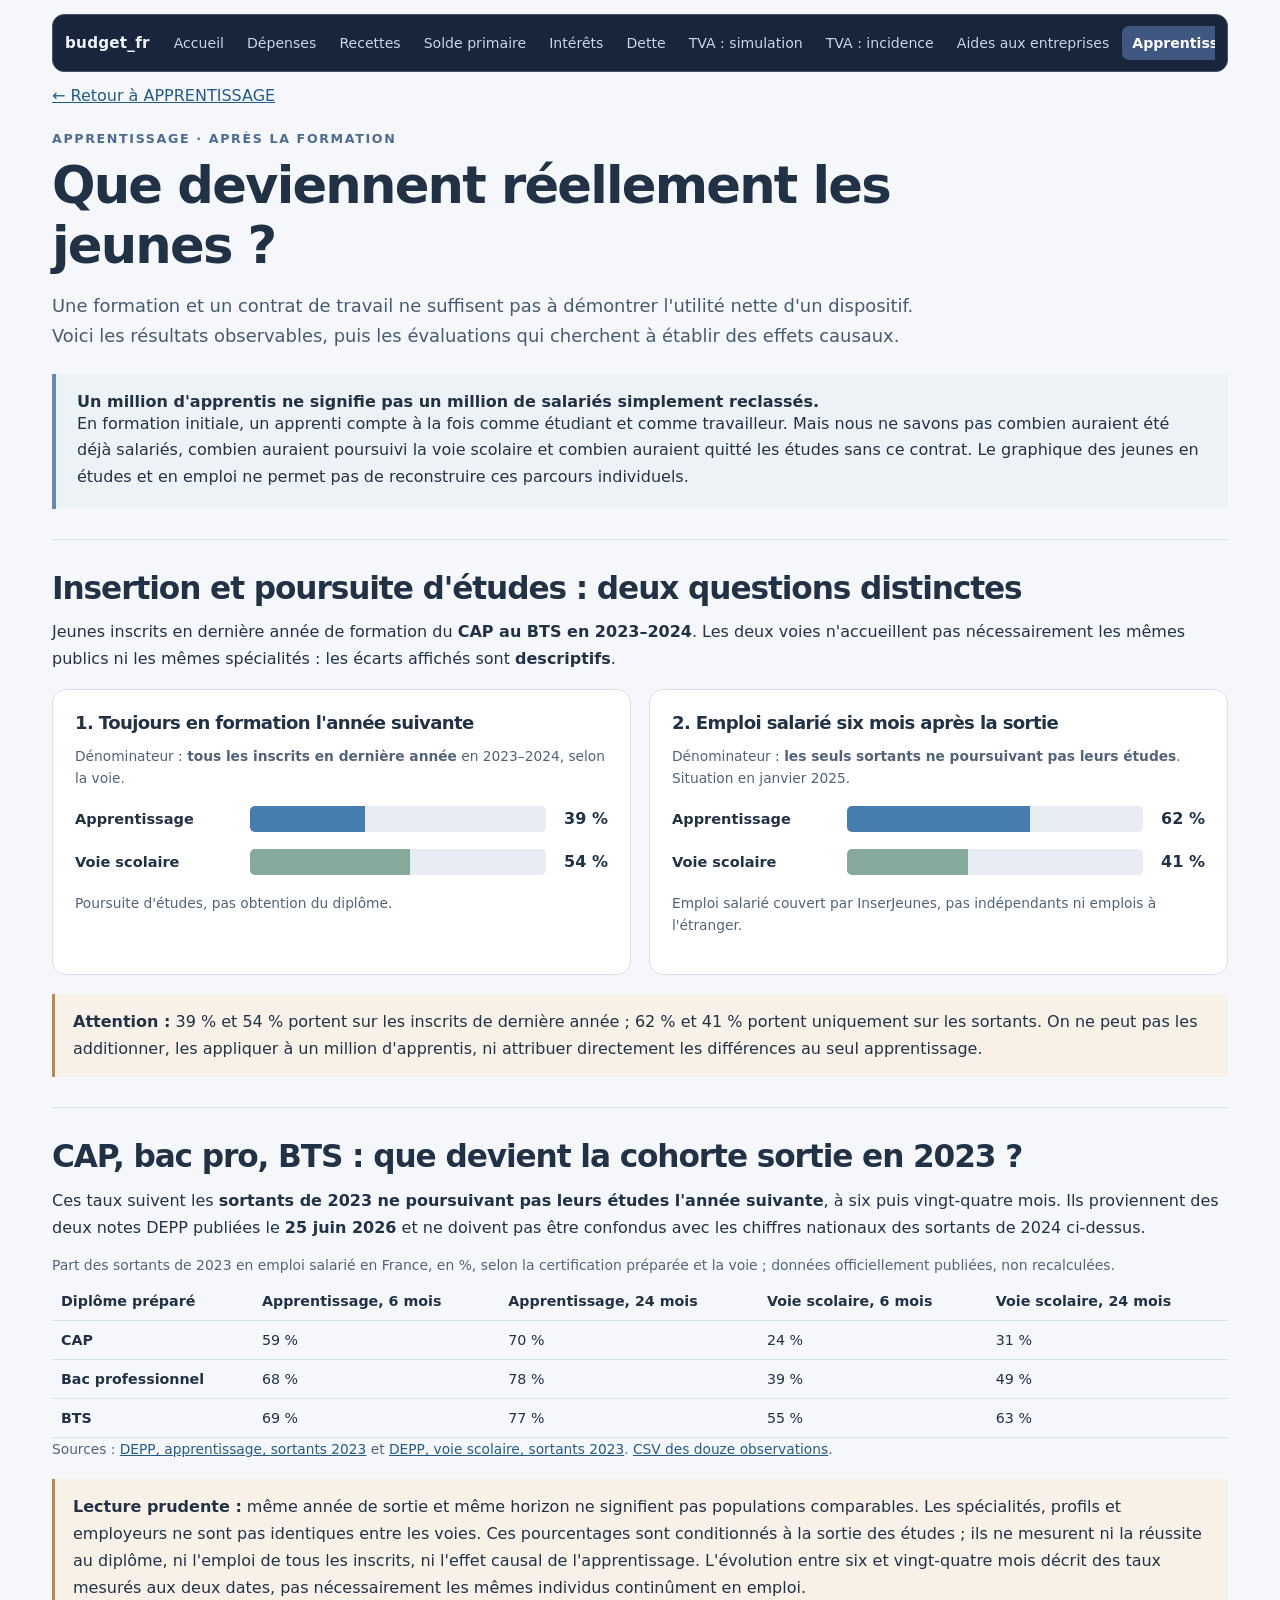
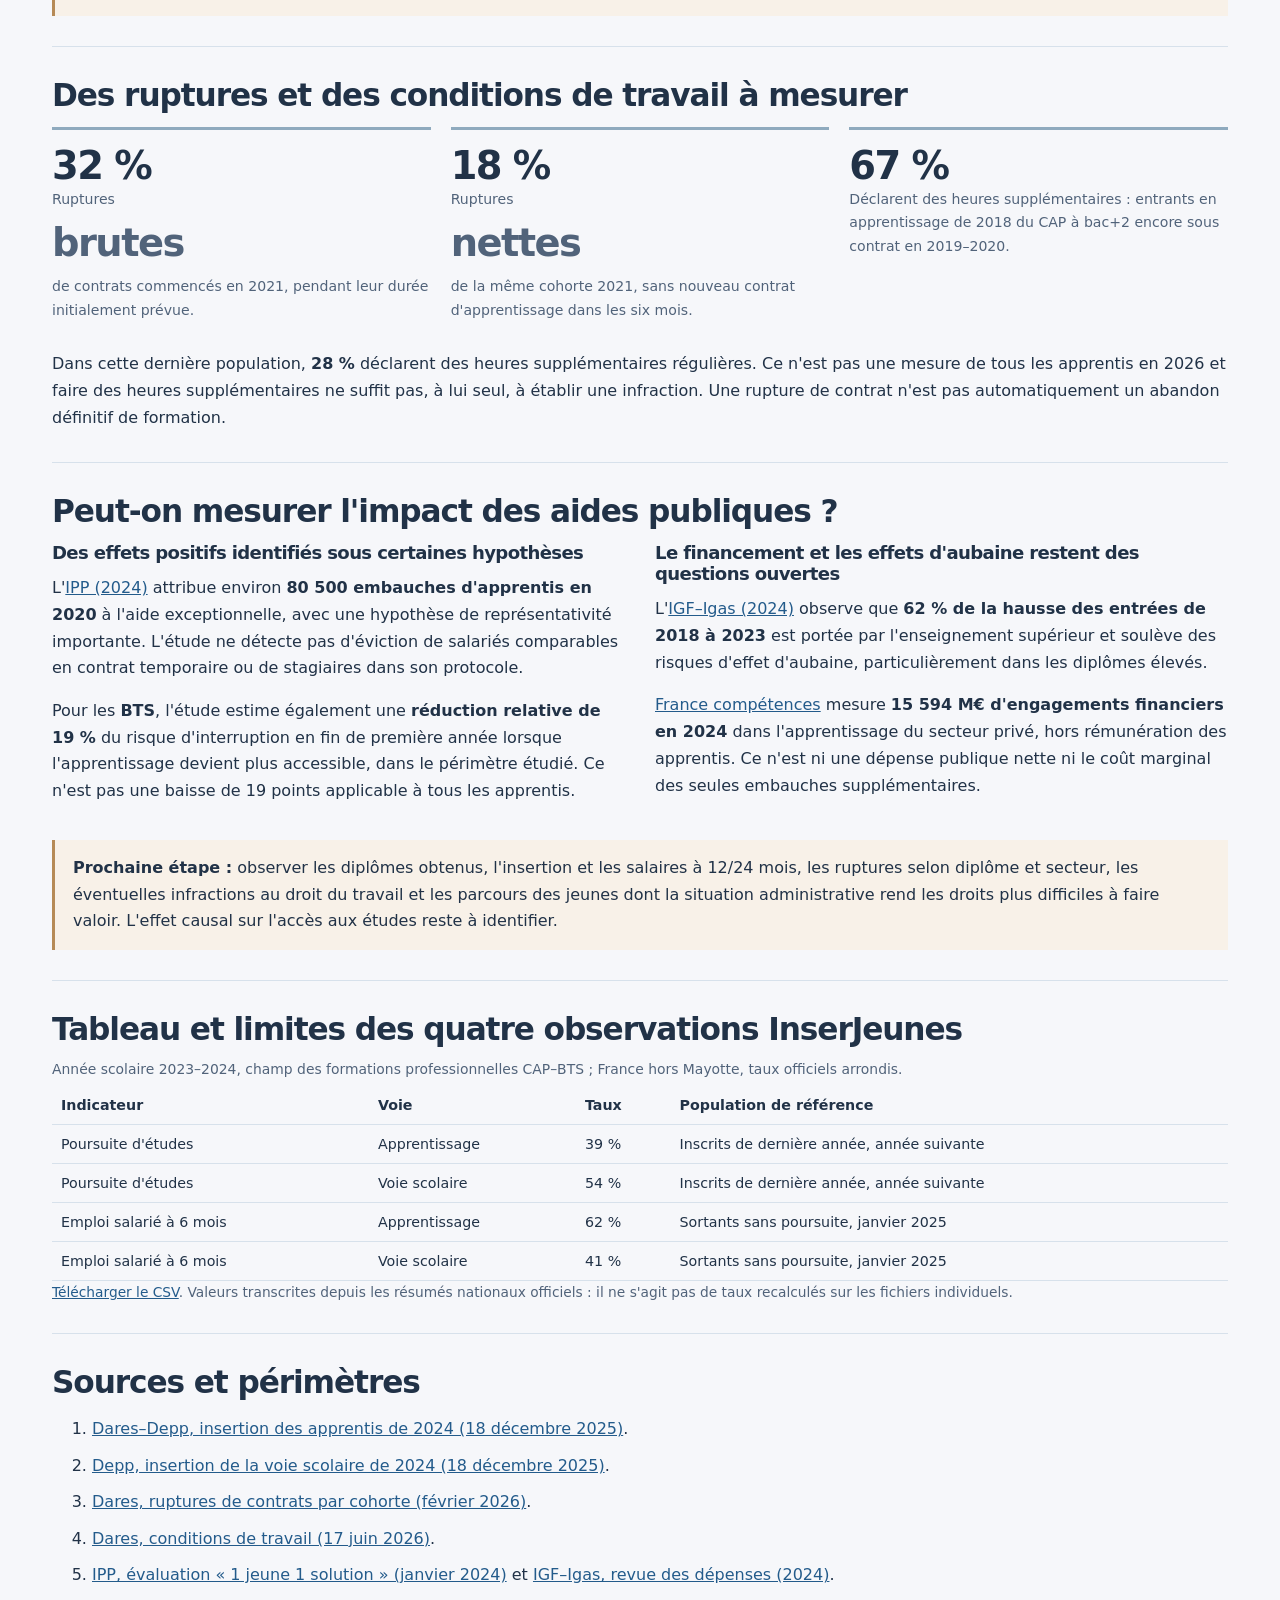
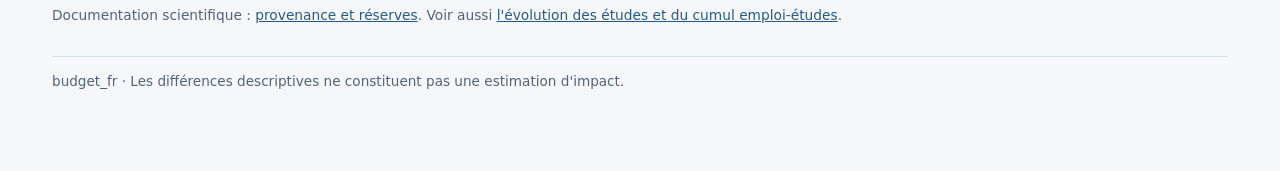
<file: apprentissage-resultats.html>
<!doctype html>
<html lang="fr">
<head>
<meta charset="utf-8"><meta name="viewport" content="width=device-width,initial-scale=1">
<title>Apprentissage : quels résultats après la formation ? · budget_fr</title>
<meta name="description" content="Études, insertion professionnelle, ruptures, conditions de travail et évaluation des effets de l'apprentissage en France.">
<style>
:root{font-family:system-ui,-apple-system,"Segoe UI",sans-serif;color:#213247;background:#f6f7fa;--line:#d7e1eb;--sub:#51637a}
*{box-sizing:border-box}body{max-width:1220px;margin:auto;padding:14px 22px 66px}
a{color:#235b8b}a:focus-visible{outline:3px solid #95622c;outline-offset:3px}
h1,h2,h3{letter-spacing:-.035em;line-height:1.17}
h1{font-size:clamp(2.15rem,4vw,3.7rem);max-width:940px;margin:10px 0 15px}
h2{font-size:clamp(1.35rem,2.6vw,1.95rem);margin:0 0 13px}
h3{font-size:1.13rem;margin:0 0 12px}
p{line-height:1.67;margin:0 0 16px}.lede{color:#465a71;font-size:1.12rem;max-width:890px}
.eyebrow{text-transform:uppercase;letter-spacing:.13em;color:#4d6c91;font-size:.79rem;font-weight:730;margin:26px 0 8px}
.section{border-top:1px solid var(--line);margin-top:30px;padding-top:30px}
.notice{border-left:4px solid #648aaf;background:#edf2f7;padding:18px 21px;margin:23px 0}
.notice p:last-child{margin-bottom:0}
.compare{display:grid;grid-template-columns:repeat(2,minmax(0,1fr));gap:18px}
.panel{min-width:0;border:1px solid var(--line);border-radius:14px;background:white;padding:22px}
.small{color:var(--sub);font-size:.86rem;line-height:1.6}
.bar{display:grid;grid-template-columns:minmax(96px,1fr) minmax(70px,1.8fr) 52px;gap:10px;align-items:center;margin:17px 0}
.bar>span{font-weight:650;font-size:.91rem}.track{background:#e7edf2;height:26px;overflow:hidden;border-radius:5px}
.fill{display:block;background:#457daf;height:100%}.fill.school{background:#87a99b}
.bar strong{font-variant-numeric:tabular-nums;text-align:right}
.metrics{display:grid;grid-template-columns:repeat(3,minmax(0,1fr));gap:20px}
.metric{border-top:3px solid #8faabe;padding:13px 0}.metric strong{font-size:clamp(1.6rem,3vw,2.5rem);display:block;letter-spacing:-.04em}
.metric p{font-size:.88rem;color:var(--sub)}
.columns{display:grid;grid-template-columns:1fr 1fr;gap:30px}
.warning{padding:15px 18px;background:#f8f1e8;border-left:3px solid #b68a56;margin-top:19px}
.table-wrap{overflow-x:auto}table{width:100%;min-width:700px;border-collapse:collapse}
caption{text-align:left;padding:0 0 9px;font-size:.87rem;color:var(--sub)}
th,td{border-bottom:1px solid var(--line);padding:11px 9px;text-align:left;vertical-align:top;font-size:.89rem}
.sources li{margin:11px 0;line-height:1.6}
footer{margin-top:30px;padding:16px 0;border-top:1px solid var(--line);font-size:.85rem;color:var(--sub)}
@media(max-width:800px){.compare,.columns{grid-template-columns:1fr}.metrics{grid-template-columns:repeat(2,minmax(0,1fr))}}
@media(max-width:520px){body{padding:12px 15px 45px}.panel{padding:16px}.metrics{grid-template-columns:1fr}.bar{grid-template-columns:98px 1fr 47px;gap:7px}.bar>span{font-size:.82rem}}
</style>
<link rel="stylesheet" href="/atlas-nav.css">
</head>
<body>
<nav class="atlas-nav" aria-label="Sections de l’atlas"><a class="atlas-nav__brand" href="/">budget_fr</a><div class="atlas-nav__links"><a href="/">Accueil</a><a href="/fonctions.html">Dépenses</a><a href="/recettes.html">Recettes</a><a href="/solde-primaire.html">Solde primaire</a><a href="/interets.html">Intérêts</a><a href="/dette.html">Dette</a><a href="/tva-justice.html">TVA : simulation</a><a href="/tva-incidence.html">TVA : incidence</a><a href="/aides-entreprises.html">Aides aux entreprises</a><a href="/apprentissage.html" aria-current="page">Apprentissage</a></div></nav>
<main>
<a href="/apprentissage.html">← Retour à APPRENTISSAGE</a>
<div class="eyebrow">Apprentissage · après la formation</div>
<h1>Que deviennent réellement les jeunes ?</h1>
<p class="lede">Une formation et un contrat de travail ne suffisent pas à démontrer l'utilité nette d'un dispositif. Voici les résultats observables, puis les évaluations qui cherchent à établir des effets causaux.</p>
<div class="notice"><strong>Un million d'apprentis ne signifie pas un million de salariés simplement reclassés.</strong><p>En formation initiale, un apprenti compte à la fois comme étudiant et comme travailleur. Mais nous ne savons pas combien auraient été déjà salariés, combien auraient poursuivi la voie scolaire et combien auraient quitté les études sans ce contrat. Le graphique des jeunes en études et en emploi ne permet pas de reconstruire ces parcours individuels.</p></div>
<section class="section" aria-labelledby="comparaison">
<h2 id="comparaison">Insertion et poursuite d'études : deux questions distinctes</h2>
<p>Jeunes inscrits en dernière année de formation du <strong>CAP au BTS en 2023–2024</strong>. Les deux voies n'accueillent pas nécessairement les mêmes publics ni les mêmes spécialités : les écarts affichés sont <strong>descriptifs</strong>.</p>
<div class="compare">
<article class="panel" aria-labelledby="poursuite">
<h3 id="poursuite">1. Toujours en formation l'année suivante</h3>
<p class="small">Dénominateur : <strong>tous les inscrits en dernière année</strong> en 2023–2024, selon la voie.</p>
<div class="bar"><span>Apprentissage</span><div class="track"><span class="fill" style="width:39%"></span></div><strong>39 %</strong></div>
<div class="bar"><span>Voie scolaire</span><div class="track"><span class="fill school" style="width:54%"></span></div><strong>54 %</strong></div>
<p class="small">Poursuite d'études, pas obtention du diplôme.</p>
</article>
<article class="panel" aria-labelledby="insertion">
<h3 id="insertion">2. Emploi salarié six mois après la sortie</h3>
<p class="small">Dénominateur : <strong>les seuls sortants ne poursuivant pas leurs études</strong>. Situation en janvier 2025.</p>
<div class="bar"><span>Apprentissage</span><div class="track"><span class="fill" style="width:62%"></span></div><strong>62 %</strong></div>
<div class="bar"><span>Voie scolaire</span><div class="track"><span class="fill school" style="width:41%"></span></div><strong>41 %</strong></div>
<p class="small">Emploi salarié couvert par InserJeunes, pas indépendants ni emplois à l'étranger.</p>
</article>
</div>
<p class="warning"><strong>Attention :</strong> 39 % et 54 % portent sur les inscrits de dernière année ; 62 % et 41 % portent uniquement sur les sortants. On ne peut pas les additionner, les appliquer à un million d'apprentis, ni attribuer directement les différences au seul apprentissage.</p>
</section>
<section class="section" aria-labelledby="diplomes">
<h2 id="diplomes">CAP, bac pro, BTS : que devient la cohorte sortie en 2023 ?</h2>
<p>Ces taux suivent les <strong>sortants de 2023 ne poursuivant pas leurs études l'année suivante</strong>, à six puis vingt-quatre mois. Ils proviennent des deux notes DEPP publiées le <strong>25 juin 2026</strong> et ne doivent pas être confondus avec les chiffres nationaux des sortants de 2024 ci-dessus.</p>
<div class="table-wrap" role="region" tabindex="0" aria-label="Insertion de la cohorte 2023 selon le diplôme et la voie, tableau défilable horizontalement">
<table><caption>Part des sortants de 2023 en emploi salarié en France, en %, selon la certification préparée et la voie ; données officiellement publiées, non recalculées.</caption>
<thead><tr><th scope="col">Diplôme préparé</th><th scope="col">Apprentissage, 6 mois</th><th scope="col">Apprentissage, 24 mois</th><th scope="col">Voie scolaire, 6 mois</th><th scope="col">Voie scolaire, 24 mois</th></tr></thead>
<tbody>
<tr><th scope="row">CAP</th><td>59 %</td><td>70 %</td><td>24 %</td><td>31 %</td></tr>
<tr><th scope="row">Bac professionnel</th><td>68 %</td><td>78 %</td><td>39 %</td><td>49 %</td></tr>
<tr><th scope="row">BTS</th><td>69 %</td><td>77 %</td><td>55 %</td><td>63 %</td></tr>
</tbody></table></div>
<p class="small">Sources : <a href="https://www.education.gouv.fr/depp/insertion-professionnelle-des-apprentis-de-niveau-cap-bts-deux-ans-apres-leur-sortie-d-etudes-en-505058">DEPP, apprentissage, sortants 2023</a> et <a href="https://www.education.gouv.fr/depp/insertion-des-lyceens-professionnels-et-etudiants-de-niveau-cap-bts-deux-ans-apres-leur-sortie-d-505061">DEPP, voie scolaire, sortants 2023</a>. <a href="/data/apprentissage_insertion_diplomes_2023_inserjeunes.csv">CSV des douze observations</a>.</p>
<p class="warning"><strong>Lecture prudente :</strong> même année de sortie et même horizon ne signifient pas populations comparables. Les spécialités, profils et employeurs ne sont pas identiques entre les voies. Ces pourcentages sont conditionnés à la sortie des études ; ils ne mesurent ni la réussite au diplôme, ni l'emploi de tous les inscrits, ni l'effet causal de l'apprentissage. L'évolution entre six et vingt-quatre mois décrit des taux mesurés aux deux dates, pas nécessairement les mêmes individus continûment en emploi.</p>
</section>
<section class="section" aria-labelledby="risques">
<h2 id="risques">Des ruptures et des conditions de travail à mesurer</h2>
<div class="metrics">
<div class="metric"><strong>32 %</strong><p>Ruptures <strong>brutes</strong> de contrats commencés en 2021, pendant leur durée initialement prévue.</p></div>
<div class="metric"><strong>18 %</strong><p>Ruptures <strong>nettes</strong> de la même cohorte 2021, sans nouveau contrat d'apprentissage dans les six mois.</p></div>
<div class="metric"><strong>67 %</strong><p>Déclarent des heures supplémentaires : entrants en apprentissage de 2018 du CAP à bac+2 encore sous contrat en 2019–2020.</p></div>
</div>
<p>Dans cette dernière population, <strong>28 %</strong> déclarent des heures supplémentaires régulières. Ce n'est pas une mesure de tous les apprentis en 2026 et faire des heures supplémentaires ne suffit pas, à lui seul, à établir une infraction. Une rupture de contrat n'est pas automatiquement un abandon définitif de formation.</p>
</section>
<section class="section" aria-labelledby="eval">
<h2 id="eval">Peut-on mesurer l'impact des aides publiques ?</h2>
<div class="columns">
<div><h3>Des effets positifs identifiés sous certaines hypothèses</h3>
<p>L'<a href="https://www.ipp.eu/publication/evaluation-du-plan-1-jeune-1-solution/">IPP (2024)</a> attribue environ <strong>80 500 embauches d'apprentis en 2020</strong> à l'aide exceptionnelle, avec une hypothèse de représentativité importante. L'étude ne détecte pas d'éviction de salariés comparables en contrat temporaire ou de stagiaires dans son protocole.</p>
<p>Pour les <strong>BTS</strong>, l'étude estime également une <strong>réduction relative de 19 %</strong> du risque d'interruption en fin de première année lorsque l'apprentissage devient plus accessible, dans le périmètre étudié. Ce n'est pas une baisse de 19 points applicable à tous les apprentis.</p></div>
<div><h3>Le financement et les effets d'aubaine restent des questions ouvertes</h3>
<p>L'<a href="https://www.igf.gouv.fr/rapports-de-mission/revue-de-depenses-formation-professionnelle-et-apprentissage">IGF–Igas (2024)</a> observe que <strong>62 % de la hausse des entrées de 2018 à 2023</strong> est portée par l'enseignement supérieur et soulève des risques d'effet d'aubaine, particulièrement dans les diplômes élevés.</p>
<p><a href="https://www.francecompetences.fr/fiche-ruf/lapprentissage-3/">France compétences</a> mesure <strong>15 594 M€ d'engagements financiers en 2024</strong> dans l'apprentissage du secteur privé, hors rémunération des apprentis. Ce n'est ni une dépense publique nette ni le coût marginal des seules embauches supplémentaires.</p></div>
</div>
<p class="warning"><strong>Prochaine étape :</strong> observer les diplômes obtenus, l'insertion et les salaires à 12/24 mois, les ruptures selon diplôme et secteur, les éventuelles infractions au droit du travail et les parcours des jeunes dont la situation administrative rend les droits plus difficiles à faire valoir. L'effet causal sur l'accès aux études reste à identifier.</p>
</section>
<section class="section" aria-labelledby="transparence">
<h2 id="transparence">Tableau et limites des quatre observations InserJeunes</h2>
<div class="table-wrap" role="region" tabindex="0" aria-label="Tableau des quatre taux, défilable horizontalement">
<table><caption>Année scolaire 2023–2024, champ des formations professionnelles CAP–BTS ; France hors Mayotte, taux officiels arrondis.</caption>
<thead><tr><th>Indicateur</th><th>Voie</th><th>Taux</th><th>Population de référence</th></tr></thead><tbody>
<tr><td>Poursuite d'études</td><td>Apprentissage</td><td>39 %</td><td>Inscrits de dernière année, année suivante</td></tr>
<tr><td>Poursuite d'études</td><td>Voie scolaire</td><td>54 %</td><td>Inscrits de dernière année, année suivante</td></tr>
<tr><td>Emploi salarié à 6 mois</td><td>Apprentissage</td><td>62 %</td><td>Sortants sans poursuite, janvier 2025</td></tr>
<tr><td>Emploi salarié à 6 mois</td><td>Voie scolaire</td><td>41 %</td><td>Sortants sans poursuite, janvier 2025</td></tr>
</tbody></table></div>
<p class="small"><a href="/data/apprentissage_parcours_2024_inserjeunes.csv">Télécharger le CSV</a>. Valeurs transcrites depuis les résumés nationaux officiels : il ne s'agit pas de taux recalculés sur les fichiers individuels.</p>
</section>
<section class="section sources" aria-labelledby="sources">
<h2 id="sources">Sources et périmètres</h2>
<ol>
<li><a href="https://dares.travail-emploi.gouv.fr/publication/insertion-professionnelle-des-apprentis-de-niveau-cap-bts-six-mois-apres-2024">Dares–Depp, insertion des apprentis de 2024 (18 décembre 2025)</a>.</li>
<li><a href="https://www.education.gouv.fr/depp/insertion-des-lyceens-professionnels-et-etudiants-de-niveau-cap-bts-six-mois-apres-leur-sortie-d-468230">Depp, insertion de la voie scolaire de 2024 (18 décembre 2025)</a>.</li>
<li><a href="https://dares.travail-emploi.gouv.fr/donnees/le-contrat-dapprentissage">Dares, ruptures de contrats par cohorte (février 2026)</a>.</li>
<li><a href="https://dares.travail-emploi.gouv.fr/publication/quelles-conditions-de-travail-en-contrat-dapprentissage">Dares, conditions de travail (17 juin 2026)</a>.</li>
<li><a href="https://www.ipp.eu/publication/evaluation-du-plan-1-jeune-1-solution/">IPP, évaluation « 1 jeune 1 solution » (janvier 2024)</a> et <a href="https://www.igf.gouv.fr/rapports-de-mission/revue-de-depenses-formation-professionnelle-et-apprentissage">IGF–Igas, revue des dépenses (2024)</a>.</li>
</ol>
<p class="small">Documentation scientifique : <a href="/APPRENTISSAGE_RESULTATS_SOURCES.md">provenance et réserves</a>. Voir aussi <a href="/apprentissage-contexte.html">l'évolution des études et du cumul emploi-études</a>.</p>
</section>
</main>
<footer>budget_fr · Les différences descriptives ne constituent pas une estimation d'impact.</footer>
</body>
</html>
</file>
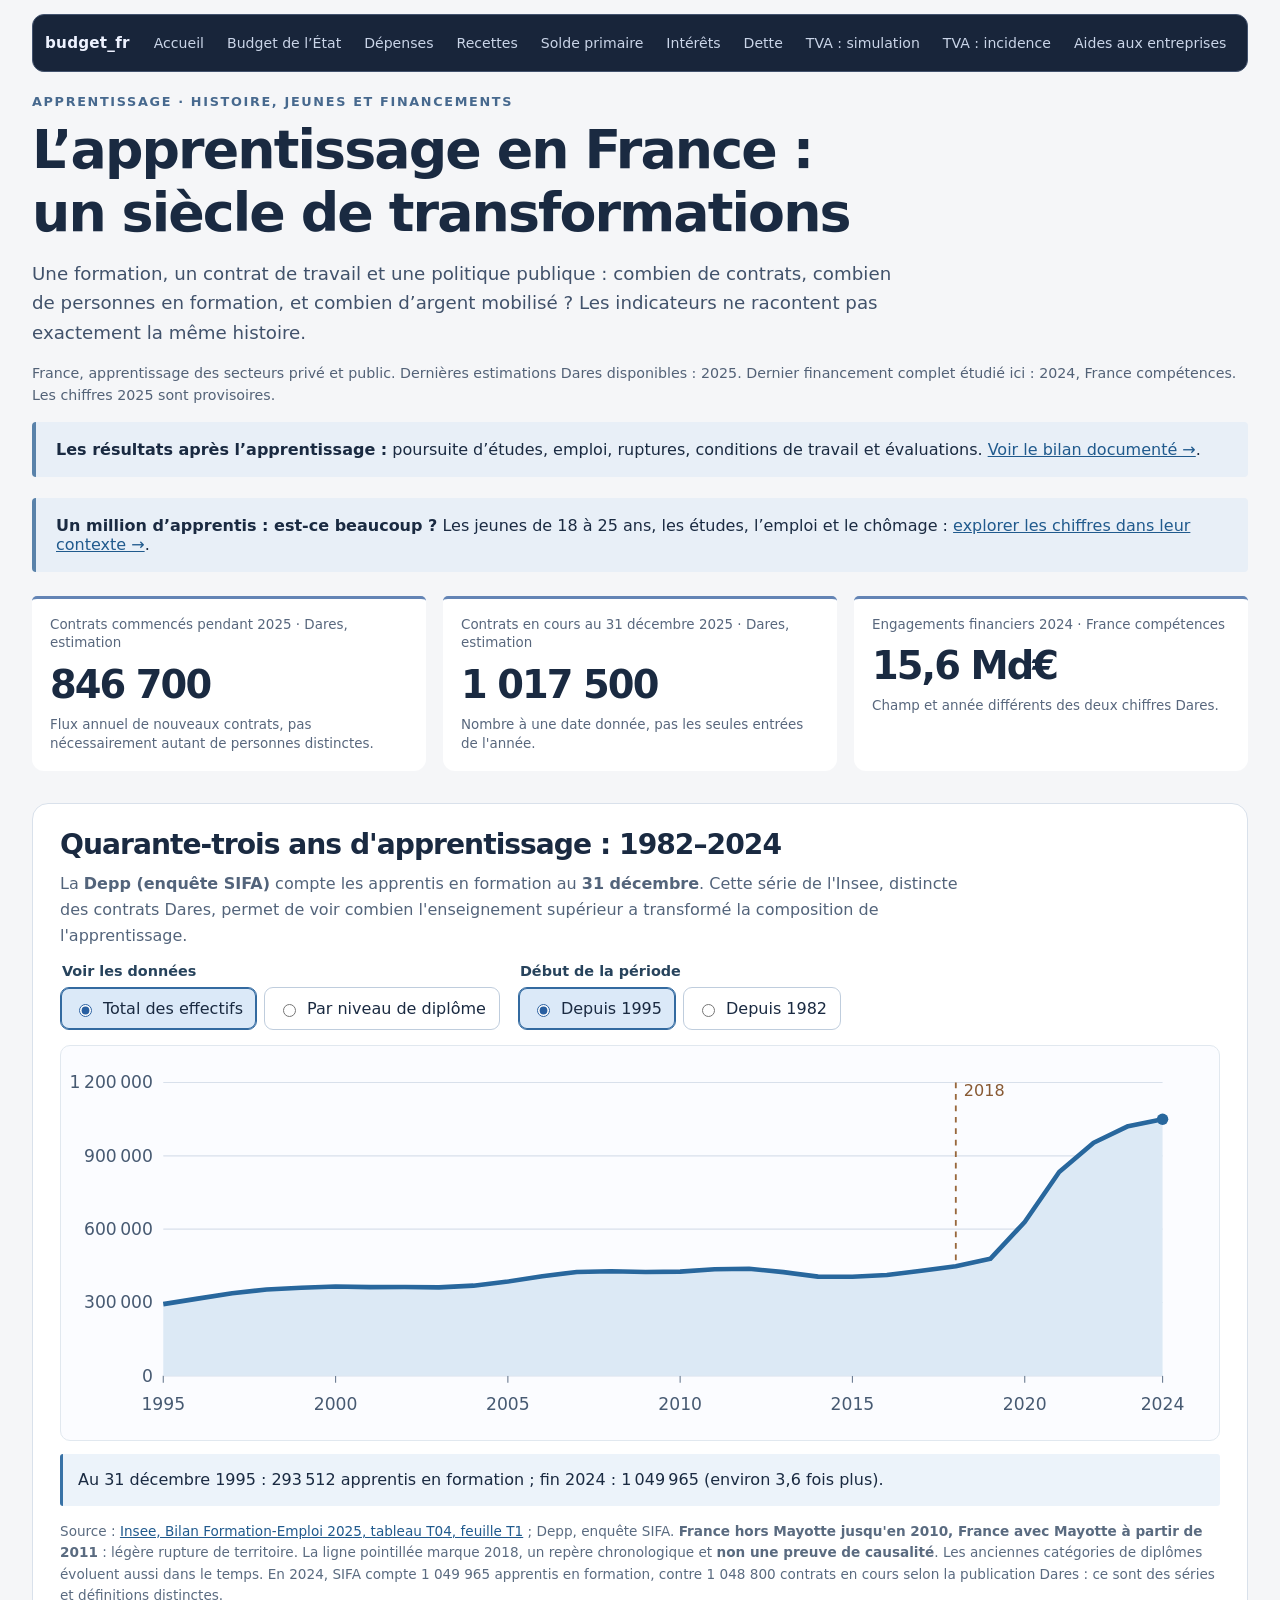
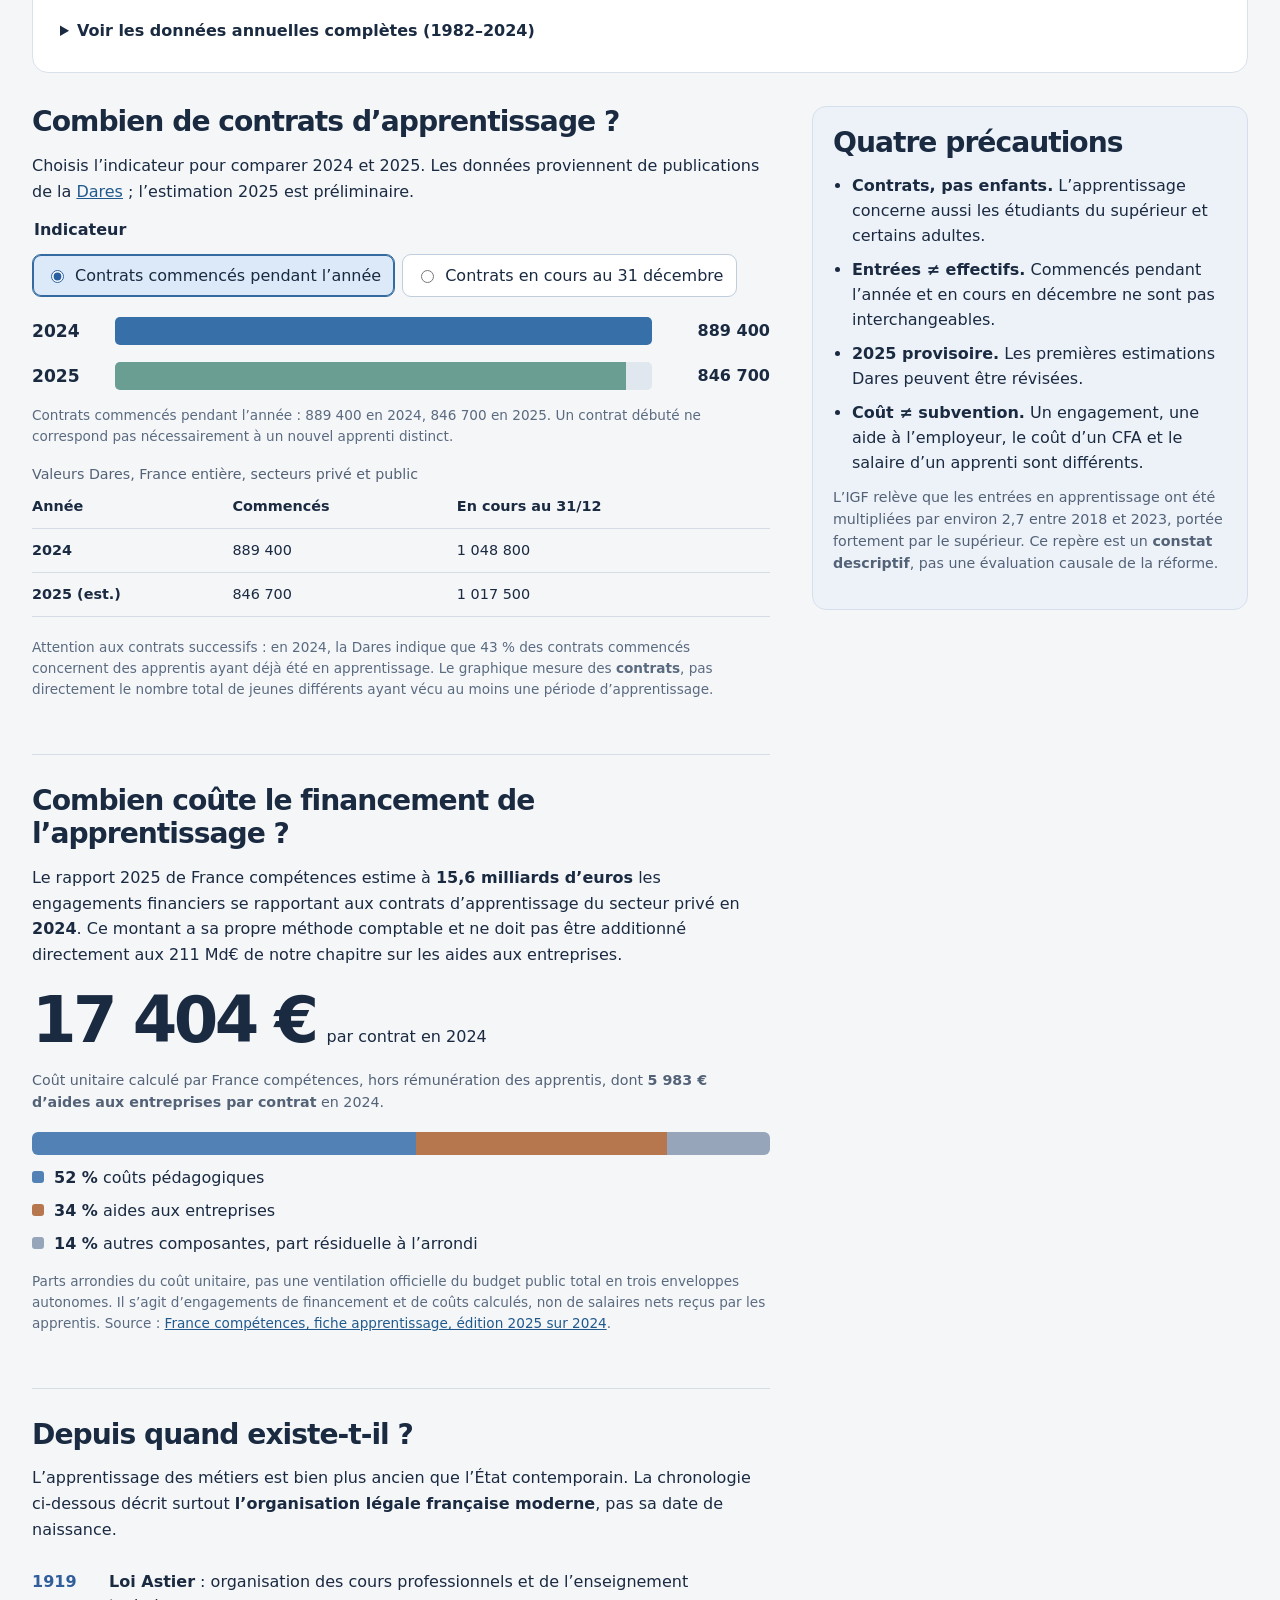
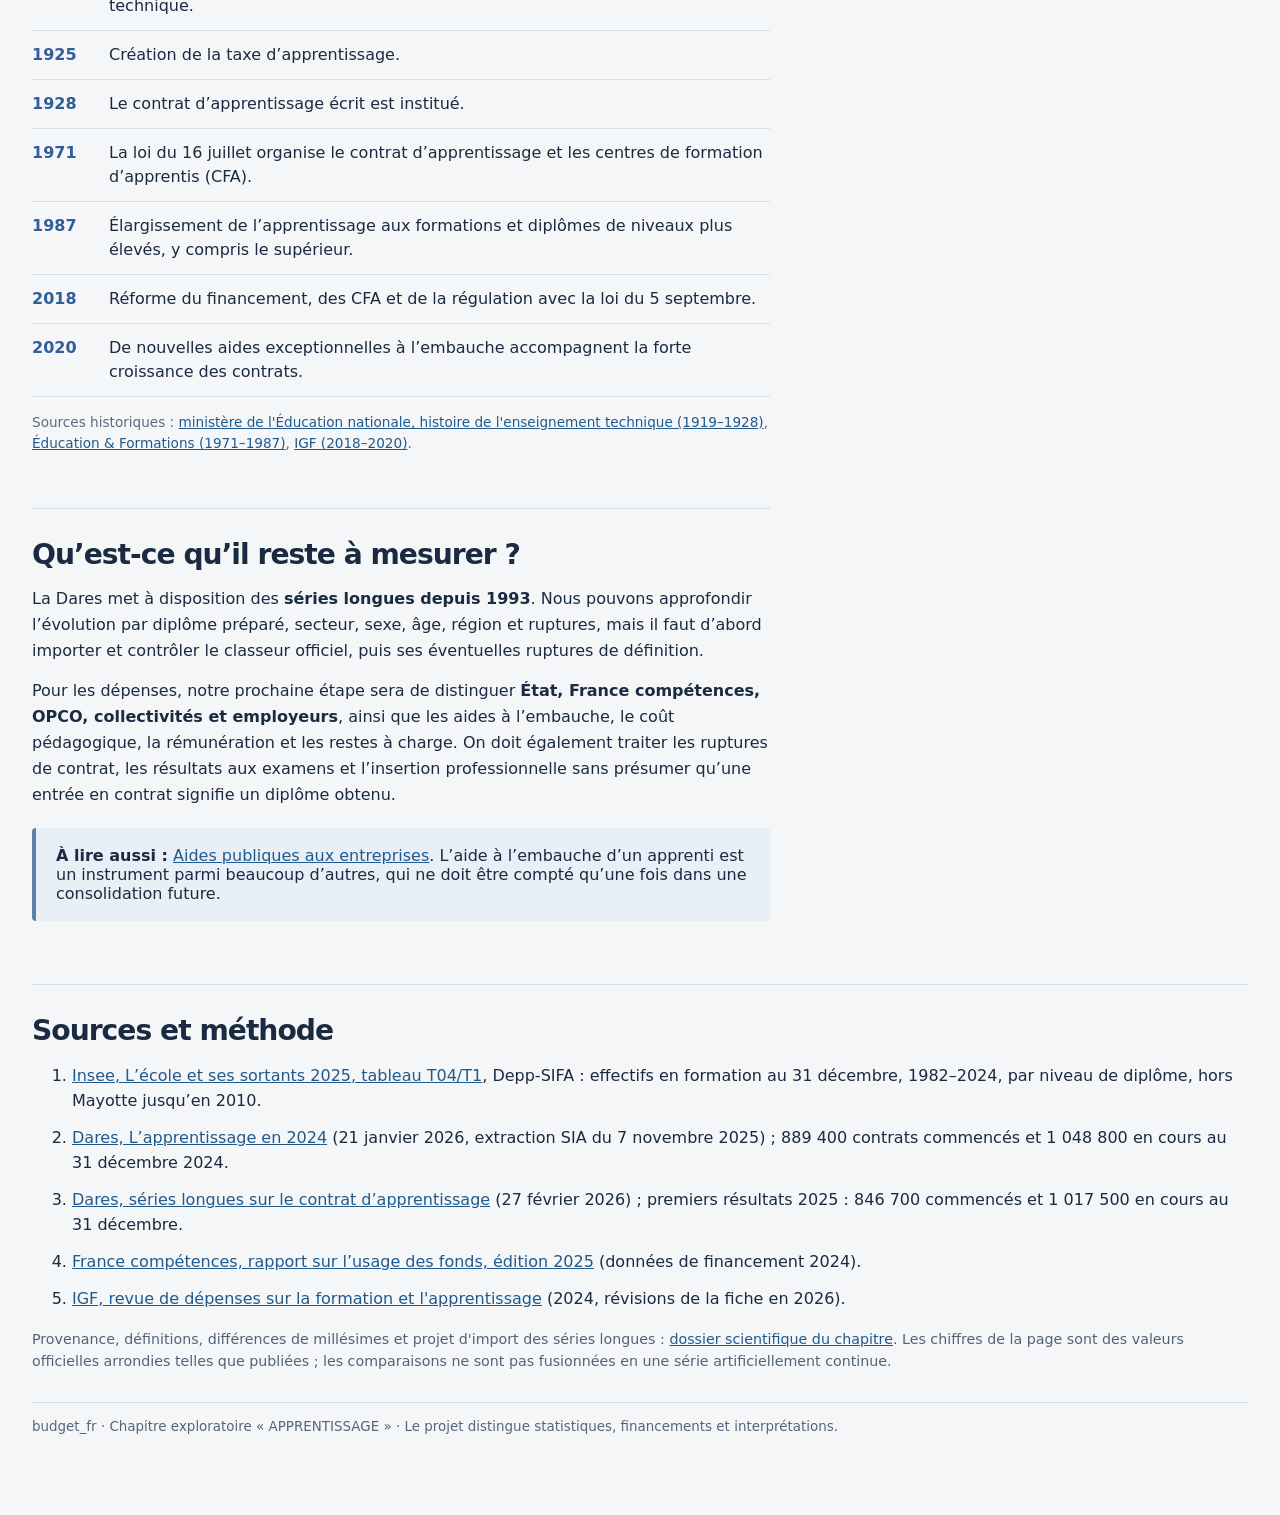
<file: apprentissage.html>
<!doctype html>
<html lang="fr">
<head>
<meta charset="utf-8"><meta name="viewport" content="width=device-width,initial-scale=1">
<title>L'apprentissage en France : histoire, contrats et financement · budget_fr</title>
<style>
:root{font-family:system-ui,-apple-system,"Segoe UI",sans-serif;color:#1a2a41;background:#f5f6f8;--ink:#1a2a41;--muted:#536277;--line:#d6dde6;--blue:#315e9b;--amber:#af6937}
*{box-sizing:border-box}body{max-width:1260px;margin:auto;padding:14px 22px 65px}
h1,h2,h3{letter-spacing:-.035em;line-height:1.17}h1{font-size:clamp(2.2rem,4.2vw,3.5rem);margin:10px 0 14px;max-width:850px}
h2{font-size:clamp(1.35rem,2.2vw,1.9rem);margin:0 0 14px}h3{font-size:1.06rem;margin:0 0 8px}
p{line-height:1.62;margin:0 0 15px}a{color:#205a8d}a:focus-visible,button:focus-visible,input:focus-visible,summary:focus-visible{outline:3px solid #965416;outline-offset:3px}
.eyebrow{margin:22px 0 8px;color:#47698e;text-transform:uppercase;letter-spacing:.13em;font-size:.8rem;font-weight:750}
.lede{font-size:1.14rem;color:#41526b;max-width:880px}
.muted{color:var(--muted);font-size:.89rem;line-height:1.55}
.summary{display:grid;grid-template-columns:repeat(3,minmax(0,1fr));gap:17px;margin:24px 0 32px}
.summary>div{border-top:3px solid #6384b5;background:#fff;border-radius:5px 5px 12px 12px;padding:17px 18px;min-width:0}
.summary small{display:block;color:#58677d;font-size:.84rem;line-height:1.4}
.summary strong{font-size:clamp(1.7rem,3vw,2.8rem);font-variant-numeric:tabular-nums;letter-spacing:-.05em;display:block;margin:9px 0}
.layout{display:grid;grid-template-columns:minmax(0,1.1fr) minmax(260px,.65fr);align-items:start;gap:42px}
article{min-width:0}.chapter{margin-top:23px;padding:30px 0 15px;border-top:1px solid var(--line)}
.chapter:first-child{border-top:0;padding-top:0;margin-top:0}
.aside{position:sticky;top:85px;border:1px solid #d5dfeb;background:#edf2f8;border-radius:14px;padding:20px}
.aside ul{padding-left:19px;margin:10px 0}.aside li{line-height:1.56;margin:9px 0}
fieldset{border:0;margin:0;padding:0}.switch{display:flex;flex-wrap:wrap;gap:7px;margin:15px 0 20px}
.switch label{display:inline-flex;align-items:center;gap:8px;border:1px solid #bfcddd;background:white;border-radius:9px;padding:11px 13px;cursor:pointer}
.switch label:has(input:checked){background:#dbe9f8;border-color:#336aa0;box-shadow:inset 0 0 0 1px #336aa0}
input{accent-color:#285fa1}
.bars{display:grid;gap:17px}.bar-row{display:grid;grid-template-columns:70px 1fr 105px;align-items:center;gap:13px}
.bar-row strong{font-size:1.07rem}.bar-track{height:28px;background:#e0e7ef;border-radius:5px;overflow:hidden}
.bar-fill{height:100%;background:#376fa8;width:0;transition:width .18s ease}.bar-row:nth-child(2) .bar-fill{background:#6b9e93}
.bar-value{text-align:right;font-weight:720;font-variant-numeric:tabular-nums}
.footnote{font-size:.85rem;color:#5a6b80;line-height:1.57;margin-top:15px}
table{border-collapse:collapse;width:100%;margin:12px 0 20px}th,td{text-align:left;vertical-align:top;padding:11px 7px;border-bottom:1px solid #d5dce5;font-size:.9rem;line-height:1.46}th:first-child,td:first-child{padding-left:0}
.number{font-variant-numeric:tabular-nums;white-space:nowrap}
.timeline{list-style:none;margin:10px 0;padding:0}.timeline li{display:grid;grid-template-columns:65px 1fr;gap:12px;padding:12px 0;border-bottom:1px solid #d8e0e8;line-height:1.5}
.timeline time{font-weight:800;color:#315e9b}
.finance{display:flex;align-items:baseline;gap:11px;flex-wrap:wrap;margin:10px 0 12px}
.finance strong{font-size:clamp(2.5rem,5vw,4rem);font-weight:760;letter-spacing:-.055em}
.fin-split{display:grid;grid-template-columns:52fr 34fr 14fr;height:23px;overflow:hidden;border-radius:6px;margin:19px 0 12px}
.fin-split span:nth-child(1){background:#5282b5}.fin-split span:nth-child(2){background:#b6764e}.fin-split span:nth-child(3){background:#96a5ba}
.legend{display:grid;gap:10px}.legend div{display:flex;align-items:start;gap:10px;line-height:1.42}
.dot{height:12px;width:12px;flex:none;margin-top:4px;background:#5282b5;border-radius:3px}
.sources{margin-top:28px;border-top:1px solid var(--line);padding-top:30px}
.sources li{line-height:1.56;margin:12px 0}
.related{padding:18px 20px;background:#e8eff7;border-left:4px solid #5982aa;border-radius:4px;margin:20px 0}
footer{border-top:1px solid var(--line);margin-top:30px;padding:16px 0;color:#55657b;font-size:.84rem}
@media(max-width:820px){.history-scroll-hint{display:block}body{padding:13px 15px 45px}.summary{grid-template-columns:1fr 1fr;gap:9px}.layout{grid-template-columns:1fr;gap:16px}.aside{position:static}.bar-row{grid-template-columns:52px 1fr 92px;gap:7px}}
@media(max-width:520px){.summary{grid-template-columns:1fr}.bar-row{grid-template-columns:45px 1fr 85px}.bar-row strong{font-size:.95rem}}
@media(prefers-reduced-motion:reduce){.bar-fill{transition:none}}

.history{margin:10px 0 33px;padding:25px 27px 24px;border:1px solid #d9e1eb;border-radius:16px;background:#fff}
.history h2{margin-bottom:9px}
.history-intro{max-width:900px;color:#53647b}
.history-controls{display:flex;gap:18px;flex-wrap:wrap;align-items:flex-start}
.history-controls fieldset{min-width:0}
.history-controls legend{font-weight:710;color:#27435c;font-size:.9rem}
.history-controls .switch{margin:8px 0 15px}
.history-chart-frame{width:100%;overflow-x:auto;border:1px solid #e1e8ef;background:#fbfcff;border-radius:10px;padding:9px 6px;scrollbar-width:thin}
.history-chart-frame svg{display:block;width:100%;min-width:750px;height:auto}
.history-legend[hidden]{display:none}.history-legend{display:flex;flex-wrap:wrap;gap:12px 18px;margin:15px 0 10px}
.history-legend span{font-size:.84rem;color:#405168;display:inline-flex;align-items:center;gap:7px}
.history-legend i{display:inline-block;width:11px;height:11px;border-radius:2px}
.history-summary{padding:13px 15px;margin:13px 0 10px;border-left:3px solid #3872a6;background:#ecf3fa;border-radius:3px;line-height:1.6}
.history-scroll-hint{display:none;font-size:.83rem;color:#445e7c;margin:7px 0 9px}.history-table summary{cursor:pointer;font-weight:660;margin:15px 0 8px}
.history-table-frame{overflow-x:auto;max-height:430px;scrollbar-width:thin}
.history-table table{white-space:nowrap}
.history-table th,.history-table td{font-variant-numeric:tabular-nums;text-align:right}
.history-table th:first-child,.history-table td:first-child{text-align:left}
.history-table thead{position:sticky;top:0;background:#eff3f8}
@media(max-width:520px){.history{padding:17px 14px 20px}.history-controls{gap:4px}.history-controls .switch label{font-size:.87rem;padding:9px 10px}}
</style>
<link rel="stylesheet" href="/atlas-nav.css">
</head>
<body>
<nav class="atlas-nav" aria-label="Sections de l’atlas"><a class="atlas-nav__brand" href="/">budget_fr</a><div class="atlas-nav__links"><a href="/">Accueil</a><a href="/etat.html">Budget de l’État</a><a href="/fonctions.html">Dépenses</a><a href="/recettes.html">Recettes</a><a href="/solde-primaire.html">Solde primaire</a><a href="/interets.html">Intérêts</a><a href="/dette.html">Dette</a><a href="/tva-justice.html">TVA : simulation</a><a href="/tva-incidence.html">TVA : incidence</a><a href="/aides-entreprises.html">Aides aux entreprises</a><a href="/apprentissage.html" aria-current="page">Apprentissage</a></div></nav>
<main>
<div class="eyebrow">APPRENTISSAGE · Histoire, jeunes et financements</div>
<h1>L’apprentissage en France : un siècle de transformations</h1>
<p class="lede">Une formation, un contrat de travail et une politique publique : combien de contrats, combien de personnes en formation, et combien d’argent mobilisé ? Les indicateurs ne racontent pas exactement la même histoire.</p>
<p class="muted">France, apprentissage des secteurs privé et public. Dernières estimations Dares disponibles : 2025. Dernier financement complet étudié ici : 2024, France compétences. Les chiffres 2025 sont provisoires.</p>
<div class="related" style="margin:14px 0 21px"><strong>Les résultats après l’apprentissage :</strong> poursuite d’études, emploi, ruptures, conditions de travail et évaluations. <a href="/apprentissage-resultats.html">Voir le bilan documenté →</a>.</div>
<div class="related" style="margin:14px 0 21px"><strong>Un million d’apprentis : est-ce beaucoup ?</strong> Les jeunes de 18 à 25 ans, les études, l’emploi et le chômage : <a href="/apprentissage-contexte.html">explorer les chiffres dans leur contexte →</a>.</div>
<section class="summary" aria-label="Trois chiffres pour comprendre">
<div><small>Contrats commencés pendant 2025 · Dares, estimation</small><strong>846 700</strong><small>Flux annuel de nouveaux contrats, pas nécessairement autant de personnes distinctes.</small></div>
<div><small>Contrats en cours au 31 décembre 2025 · Dares, estimation</small><strong>1 017 500</strong><small>Nombre à une date donnée, pas les seules entrées de l'année.</small></div>
<div><small>Engagements financiers 2024 · France compétences</small><strong>15,6 Md€</strong><small>Champ et année différents des deux chiffres Dares.</small></div>
</section>
<section class="history" aria-labelledby="history-chapter-title">
<h2 id="history-chapter-title">Quarante-trois ans d'apprentissage : 1982–2024</h2>
<p class="history-intro">La <strong>Depp (enquête SIFA)</strong> compte les apprentis en formation au <strong>31 décembre</strong>. Cette série de l'Insee, distincte des contrats Dares, permet de voir combien l'enseignement supérieur a transformé la composition de l'apprentissage.</p>
<div class="history-controls">
<fieldset><legend>Voir les données</legend><div class="switch">
<label><input type="radio" name="history-mode" value="total" checked> Total des effectifs</label>
<label><input type="radio" name="history-mode" value="diplomas"> Par niveau de diplôme</label>
</div></fieldset>
<fieldset><legend>Début de la période</legend><div class="switch">
<label><input type="radio" name="history-range" value="1995" checked> Depuis 1995</label>
<label><input type="radio" name="history-range" value="1982"> Depuis 1982</label>
</div></fieldset>
</div>
<p class="history-scroll-hint">↔ Faites glisser le graphique horizontalement pour voir les dernières années ; le tableau ci-dessous contient toutes les valeurs.</p>
<div class="history-chart-frame" tabindex="0" role="region" aria-label="Graphique historique défilable horizontalement sur petit écran">
<svg id="sifa-history-chart" viewBox="0 0 1000 328" role="img" aria-labelledby="sifa-svg-title sifa-svg-desc">
<title id="sifa-svg-title">Effectifs d'apprentis en formation, de 1995 à 2024</title>
<desc id="sifa-svg-desc">Graphique en cours de chargement ; les mêmes observations seront présentées dans le tableau annuel.</desc>
</svg></div>
<div class="history-legend" id="sifa-legend" hidden>
<span><i style="background:#3674ae"></i>CAP et mention</span>
<span><i style="background:#70a7a1"></i>BEP / certification</span>
<span><i style="background:#b78a64"></i>Bac pro</span>
<span><i style="background:#a890bd"></i>Bac+2</span>
<span><i style="background:#416c54"></i>Bac+3 ou plus</span>
</div>
<p class="history-summary" id="sifa-history-status" role="status" aria-live="polite">Chargement de la série officielle Insee…</p>
<p class="footnote">Source : <a href="https://www.insee.fr/fr/statistiques/8666372">Insee, Bilan Formation-Emploi 2025, tableau T04, feuille T1</a> ; Depp, enquête SIFA. <strong>France hors Mayotte jusqu'en 2010, France avec Mayotte à partir de 2011</strong> : légère rupture de territoire. La ligne pointillée marque 2018, un repère chronologique et <strong>non une preuve de causalité</strong>. Les anciennes catégories de diplômes évoluent aussi dans le temps. En 2024, SIFA compte 1 049 965 apprentis en formation, contre 1 048 800 contrats en cours selon la publication Dares : ce sont des séries et définitions distinctes.</p>
<details class="history-table"><summary>Voir les données annuelles complètes (1982–2024)</summary>
<div class="history-table-frame" tabindex="0" role="region" aria-label="Tableau de 43 années, défilable horizontalement"><table>
<caption class="muted">Effectifs au 31 décembre, unités : personnes en formation. Total et détail par niveau de diplôme.</caption>
<thead><tr><th scope="col">Année</th><th scope="col">Total</th><th scope="col">CAP / mention</th><th scope="col">BEP / certificat</th><th scope="col">Bac pro</th><th scope="col">Bac+2</th><th scope="col">Bac+3 ou plus</th></tr></thead>
<tbody id="sifa-history-rows"></tbody></table></div>
</details>
</section>
<div class="layout">
<article>
<section class="chapter" aria-labelledby="numbers">
<h2 id="numbers">Combien de contrats d’apprentissage ?</h2>
<p>Choisis l’indicateur pour comparer 2024 et 2025. Les données proviennent de publications de la <a href="https://dares.travail-emploi.gouv.fr/donnees/le-contrat-dapprentissage">Dares</a> ; l’estimation 2025 est préliminaire.</p>
<fieldset><legend><strong>Indicateur</strong></legend><div class="switch">
<label><input type="radio" name="count-mode" value="starts" checked> Contrats commencés pendant l’année</label>
<label><input type="radio" name="count-mode" value="stock"> Contrats en cours au 31 décembre</label>
</div></fieldset>
<div class="bars" role="group" aria-label="Comparaison entre 2024 et 2025">
<div class="bar-row"><strong>2024</strong><div class="bar-track" aria-hidden="true"><div class="bar-fill" id="bar-2024" style="width:100%"></div></div><span class="bar-value" id="val-2024">889 400</span></div>
<div class="bar-row"><strong>2025</strong><div class="bar-track" aria-hidden="true"><div class="bar-fill" id="bar-2025" style="width:95.2%"></div></div><span class="bar-value" id="val-2025">846 700</span></div>
</div>
<p class="footnote" id="mode-summary" role="status" aria-live="polite">Contrats commencés pendant l’année : 889 400 en 2024, 846 700 en 2025. Un contrat débuté ne correspond pas nécessairement à un nouvel apprenti distinct.</p>
<table><caption class="muted" style="text-align:left">Valeurs Dares, France entière, secteurs privé et public</caption><thead><tr><th scope="col">Année</th><th scope="col">Commencés</th><th scope="col">En cours au 31/12</th></tr></thead><tbody>
<tr><th scope="row">2024</th><td class="number">889 400</td><td class="number">1 048 800</td></tr>
<tr><th scope="row">2025 (est.)</th><td class="number">846 700</td><td class="number">1 017 500</td></tr>
</tbody></table>
<p class="footnote">Attention aux contrats successifs : en 2024, la Dares indique que 43 % des contrats commencés concernent des apprentis ayant déjà été en apprentissage. Le graphique mesure des <strong>contrats</strong>, pas directement le nombre total de jeunes différents ayant vécu au moins une période d’apprentissage.</p>
</section>
<section class="chapter" aria-labelledby="financing">
<h2 id="financing">Combien coûte le financement de l’apprentissage ?</h2>
<p>Le rapport 2025 de France compétences estime à <strong>15,6 milliards d’euros</strong> les engagements financiers se rapportant aux contrats d’apprentissage du secteur privé en <strong>2024</strong>. Ce montant a sa propre méthode comptable et ne doit pas être additionné directement aux 211 Md€ de notre chapitre sur les aides aux entreprises.</p>
<div class="finance"><strong>17 404 €</strong><span>par contrat en 2024</span></div>
<p class="muted">Coût unitaire calculé par France compétences, hors rémunération des apprentis, dont <strong>5 983 € d’aides aux entreprises par contrat</strong> en 2024.</p>
<div class="fin-split" role="img" aria-label="Répartition indicative du coût unitaire 2024 : 52 % coûts pédagogiques, 34 % aides aux entreprises, 14 % autres composantes"><span></span><span></span><span></span></div>
<div class="legend">
<div><i class="dot" style="background:#5282b5"></i><span><strong>52 %</strong> coûts pédagogiques</span></div>
<div><i class="dot" style="background:#b6764e"></i><span><strong>34 %</strong> aides aux entreprises</span></div>
<div><i class="dot" style="background:#96a5ba"></i><span><strong>14 %</strong> autres composantes, part résiduelle à l’arrondi</span></div>
</div>
<p class="footnote">Parts arrondies du coût unitaire, pas une ventilation officielle du budget public total en trois enveloppes autonomes. Il s’agit d’engagements de financement et de coûts calculés, non de salaires nets reçus par les apprentis. Source : <a href="https://www.francecompetences.fr/fiche-ruf/lapprentissage-3/">France compétences, fiche apprentissage, édition 2025 sur 2024</a>.</p>
</section>
<section class="chapter" aria-labelledby="history">
<h2 id="history">Depuis quand existe-t-il ?</h2>
<p>L’apprentissage des métiers est bien plus ancien que l’État contemporain. La chronologie ci-dessous décrit surtout <strong>l’organisation légale française moderne</strong>, pas sa date de naissance.</p>
<ol class="timeline">
<li><time datetime="1919">1919</time><span><strong>Loi Astier</strong> : organisation des cours professionnels et de l’enseignement technique.</span></li>
<li><time datetime="1925">1925</time><span>Création de la taxe d’apprentissage.</span></li>
<li><time datetime="1928">1928</time><span>Le contrat d’apprentissage écrit est institué.</span></li>
<li><time datetime="1971">1971</time><span>La loi du 16 juillet organise le contrat d’apprentissage et les centres de formation d’apprentis (CFA).</span></li>
<li><time datetime="1987">1987</time><span>Élargissement de l’apprentissage aux formations et diplômes de niveaux plus élevés, y compris le supérieur.</span></li>
<li><time datetime="2018">2018</time><span>Réforme du financement, des CFA et de la régulation avec la loi du 5 septembre.</span></li>
<li><time datetime="2020">2020</time><span>De nouvelles aides exceptionnelles à l’embauche accompagnent la forte croissance des contrats.</span></li>
</ol>
<p class="footnote">Sources historiques : <a href="https://www.education.gouv.fr/media/31046/download">ministère de l'Éducation nationale, histoire de l'enseignement technique (1919–1928)</a>, <a href="https://www.education.gouv.fr/media/14858/download">Éducation & Formations (1971–1987)</a>, <a href="https://www.igf.gouv.fr/rapports-de-mission/revue-de-depenses-formation-professionnelle-et-apprentissage">IGF (2018–2020)</a>.</p>
</section>
<section class="chapter" aria-labelledby="next">
<h2 id="next">Qu’est-ce qu’il reste à mesurer ?</h2>
<p>La Dares met à disposition des <strong>séries longues depuis 1993</strong>. Nous pouvons approfondir l’évolution par diplôme préparé, secteur, sexe, âge, région et ruptures, mais il faut d’abord importer et contrôler le classeur officiel, puis ses éventuelles ruptures de définition.</p>
<p>Pour les dépenses, notre prochaine étape sera de distinguer <strong>État, France compétences, OPCO, collectivités et employeurs</strong>, ainsi que les aides à l’embauche, le coût pédagogique, la rémunération et les restes à charge. On doit également traiter les ruptures de contrat, les résultats aux examens et l’insertion professionnelle sans présumer qu’une entrée en contrat signifie un diplôme obtenu.</p>
<div class="related"><strong>À lire aussi :</strong> <a href="/aides-entreprises.html">Aides publiques aux entreprises</a>. L’aide à l’embauche d’un apprenti est un instrument parmi beaucoup d’autres, qui ne doit être compté qu’une fois dans une consolidation future.</div>
</section>
</article>
<aside class="aside" aria-label="Bien lire les indicateurs">
<h2>Quatre précautions</h2>
<ul>
<li><strong>Contrats, pas enfants.</strong> L’apprentissage concerne aussi les étudiants du supérieur et certains adultes.</li>
<li><strong>Entrées ≠ effectifs.</strong> Commencés pendant l’année et en cours en décembre ne sont pas interchangeables.</li>
<li><strong>2025 provisoire.</strong> Les premières estimations Dares peuvent être révisées.</li>
<li><strong>Coût ≠ subvention.</strong> Un engagement, une aide à l’employeur, le coût d’un CFA et le salaire d’un apprenti sont différents.</li>
</ul>
<p class="muted">L’IGF relève que les entrées en apprentissage ont été multipliées par environ 2,7 entre 2018 et 2023, portée fortement par le supérieur. Ce repère est un <strong>constat descriptif</strong>, pas une évaluation causale de la réforme.</p>
</aside>
</div>
<section class="sources" aria-labelledby="sources">
<h2 id="sources">Sources et méthode</h2>
<ol>
<li><a href="https://www.insee.fr/fr/statistiques/8666372">Insee, L’école et ses sortants 2025, tableau T04/T1</a>, Depp-SIFA : effectifs en formation au 31 décembre, 1982–2024, par niveau de diplôme, hors Mayotte jusqu’en 2010.</li>
<li><a href="https://dares.travail-emploi.gouv.fr/publication/lapprentissage-en-2024">Dares, L’apprentissage en 2024</a> (21 janvier 2026, extraction SIA du 7 novembre 2025) ; 889 400 contrats commencés et 1 048 800 en cours au 31 décembre 2024.</li>
<li><a href="https://dares.travail-emploi.gouv.fr/donnees/le-contrat-dapprentissage">Dares, séries longues sur le contrat d’apprentissage</a> (27 février 2026) ; premiers résultats 2025 : 846 700 commencés et 1 017 500 en cours au 31 décembre.</li>
<li><a href="https://www.francecompetences.fr/fiche-ruf/lapprentissage-3/">France compétences, rapport sur l’usage des fonds, édition 2025</a> (données de financement 2024).</li>
<li><a href="https://www.igf.gouv.fr/rapports-de-mission/revue-de-depenses-formation-professionnelle-et-apprentissage">IGF, revue de dépenses sur la formation et l'apprentissage</a> (2024, révisions de la fiche en 2026).</li>
</ol>
<p class="muted">Provenance, définitions, différences de millésimes et projet d'import des séries longues : <a href="/APPRENTISSAGE_SOURCES.md">dossier scientifique du chapitre</a>. Les chiffres de la page sont des valeurs officielles arrondies telles que publiées ; les comparaisons ne sont pas fusionnées en une série artificiellement continue.</p>
</section>
</main>
<footer>budget_fr · Chapitre exploratoire « APPRENTISSAGE » · Le projet distingue statistiques, financements et interprétations.</footer>
<script>
'use strict';
const data={
 starts:{title:'Contrats commencés pendant l’année',v2024:889400,v2025:846700,note:'Un contrat débuté ne correspond pas nécessairement à un nouvel apprenti distinct.'},
 stock:{title:'Contrats en cours au 31 décembre',v2024:1048800,v2025:1017500,note:'Effectifs en contrats au 31 décembre, et non nombre total de contrats débutés dans l’année.'}
};
const format=new Intl.NumberFormat('fr-FR');
function renderMode(mode){
 if(!Object.hasOwn(data,mode))return;
 const d=data[mode],max=Math.max(d.v2024,d.v2025);
 for(const year of [2024,2025]){
  document.getElementById('val-'+year).textContent=format.format(d['v'+year]);
  document.getElementById('bar-'+year).style.width=(100*d['v'+year]/max)+'%';
 }
 document.getElementById('mode-summary').textContent=d.title+' : '+format.format(d.v2024)+' en 2024, '+format.format(d.v2025)+' en 2025. '+d.note;
}
document.querySelectorAll('input[name="count-mode"]').forEach(input=>input.addEventListener('change',()=>{if(input.checked)renderMode(input.value)}));
</script>
<script defer src="/apprentissage-histoire.js"></script>
</body>
</html>
</file>
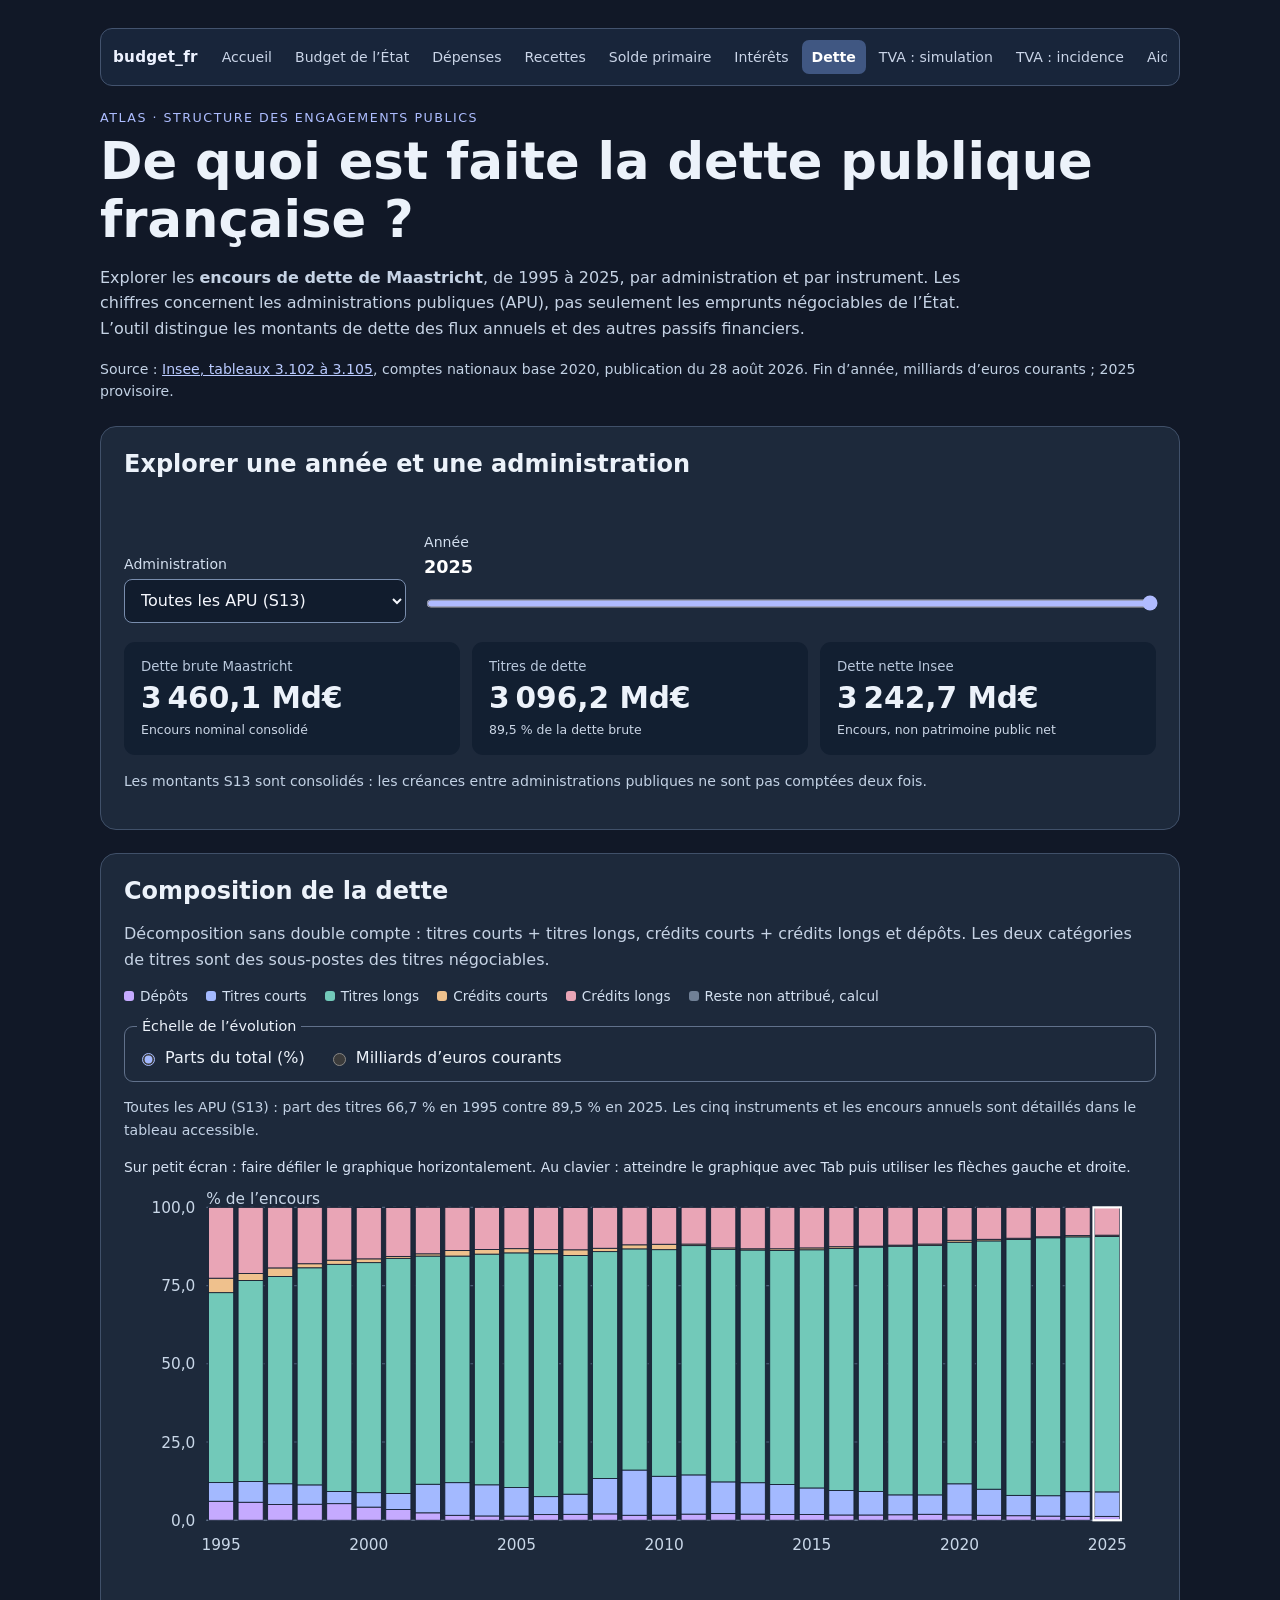
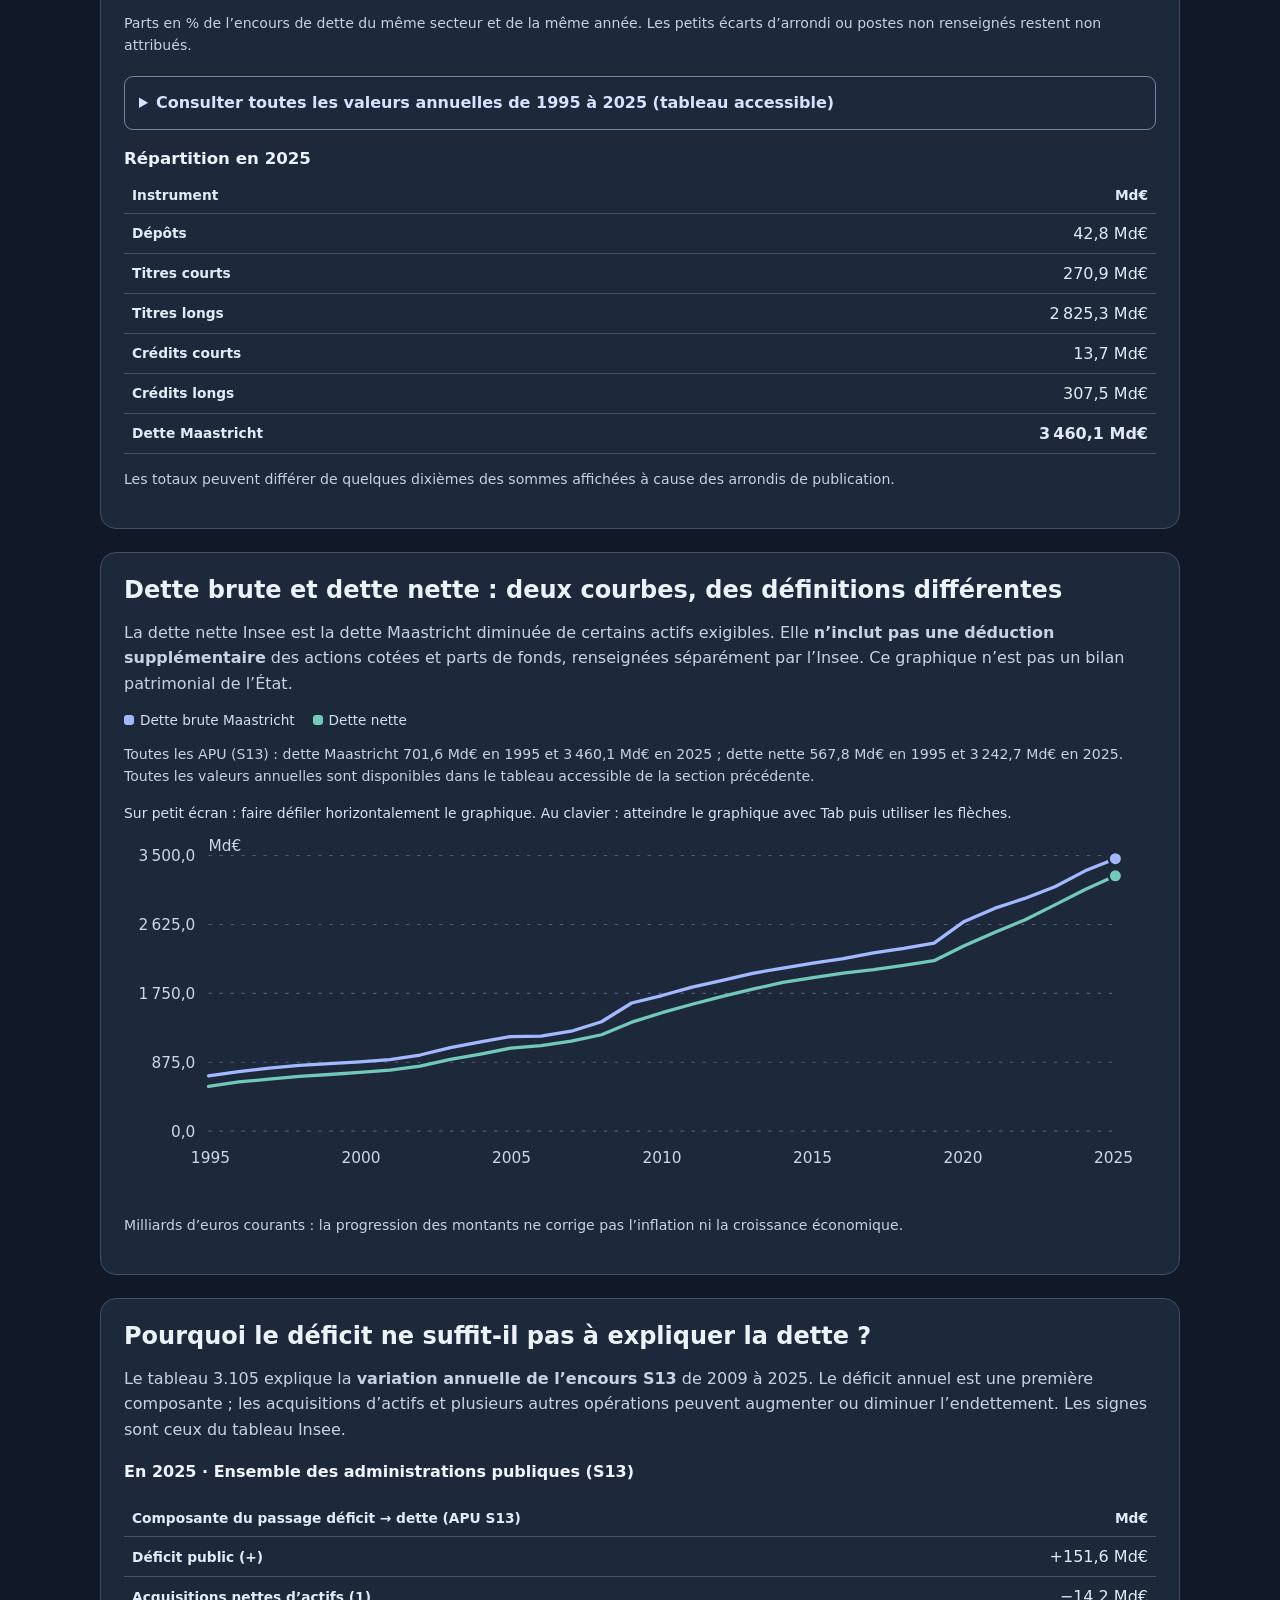
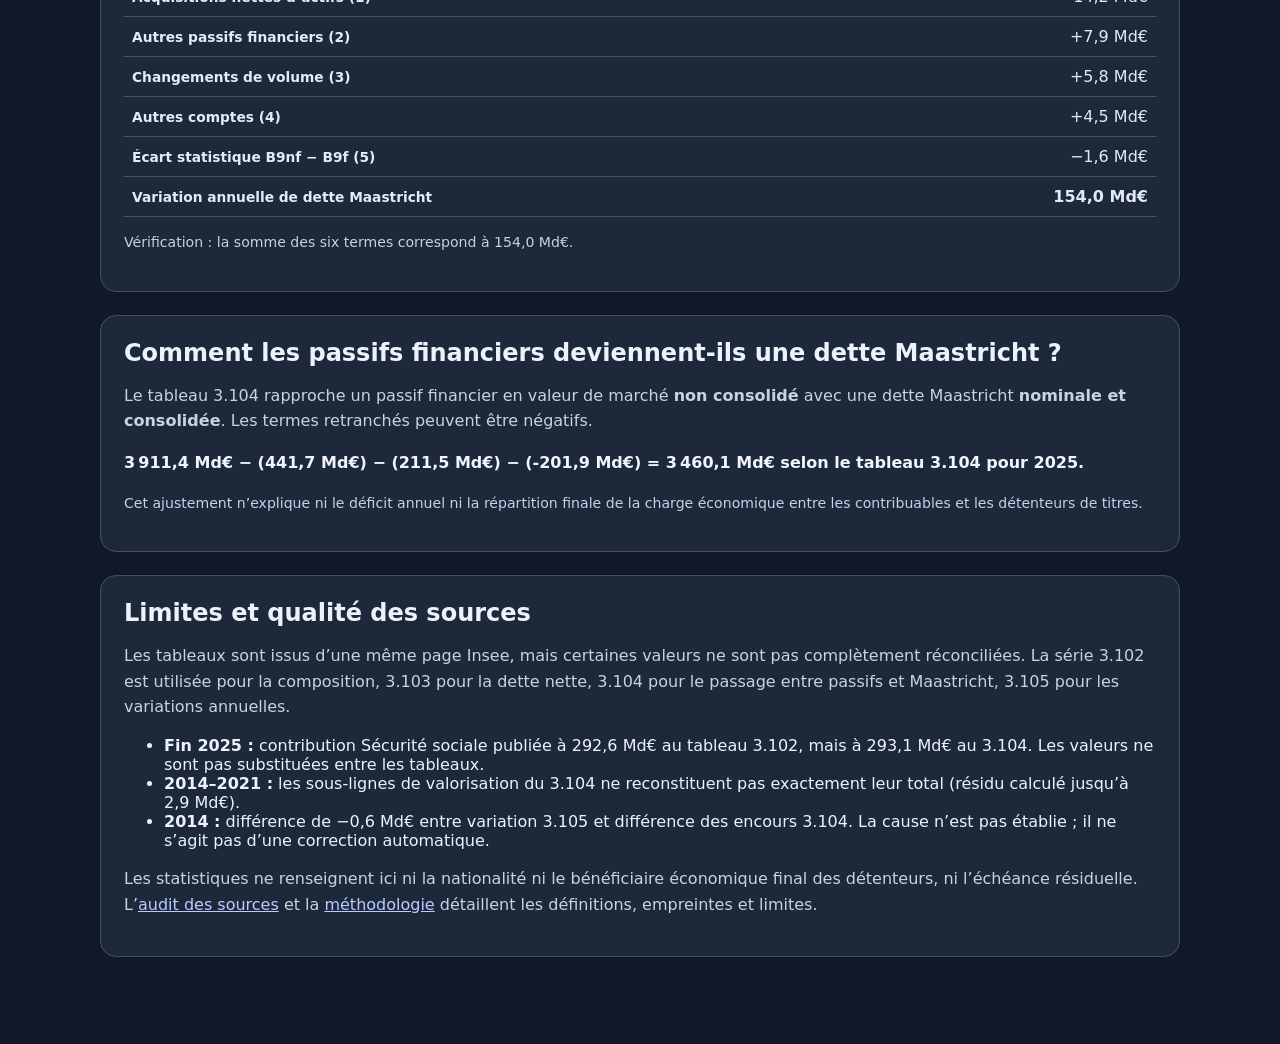
<file: dette.html>
<!doctype html>
<html lang="fr">
<head>
<meta charset="utf-8"><meta name="viewport" content="width=device-width,initial-scale=1">
<title>De quoi est faite la dette publique ? (1995–2025) · budget_fr</title>
<style>
:root{color-scheme:dark;background:#111827;color:#ecf2fa;font-family:system-ui,-apple-system,BlinkMacSystemFont,"Segoe UI",sans-serif;--blue:#a3b9ff;--green:#72c9b9;--gold:#efc18d;--pink:#e9a5b6;--violet:#c5aaff;--muted:#bfcde1}
*{box-sizing:border-box}
body{max-width:1120px;margin:auto;padding:28px 20px 64px}
a{color:#bacbff}a:hover,a:focus-visible{color:#fff}
h1{font-size:clamp(2rem,4vw,3.2rem);margin:8px 0 12px;line-height:1.13}
h2{font-size:clamp(1.2rem,2.5vw,1.5rem);margin:0 0 12px}
h3{font-size:1.04rem;margin:16px 0 9px}
p{line-height:1.6;color:#c6d3e5}
.eyebrow{color:#adbdff;letter-spacing:.12em;text-transform:uppercase;font-size:.79rem;margin-top:24px}
.panel{background:#1d293b;border:1px solid #405069;border-radius:16px;padding:23px;margin:23px 0}
.intro{max-width:880px}
.controls{display:flex;gap:18px;align-items:end;flex-wrap:wrap}
.controls>label{display:grid;gap:7px;color:#d3dfef;font-size:.88rem}
.controls select{width:min(100%,310px);min-height:44px;background:#111c2d;border:1px solid #798dad;color:#f5f7fd;border-radius:8px;padding:9px 12px;font:inherit;font-size:1rem}
.controls .year-control{flex:1;min-width:190px}
.controls input[type=range]{width:100%;min-height:35px;accent-color:#b0bbff}
.controls strong{font-size:1.1rem;color:#fff;font-variant-numeric:tabular-nums}
.metrics{display:grid;grid-template-columns:repeat(3,minmax(0,1fr));gap:12px;margin:19px 0 15px}
.metric{border-radius:11px;background:#121f31;padding:17px}
.metric small{display:block;color:#b9c8dc}
.metric strong{display:block;font-size:clamp(1.18rem,2.7vw,1.85rem);margin:7px 0 4px;font-variant-numeric:tabular-nums}
.metric span{font-size:.78rem;color:#cbd6e6}
.fine{font-size:.88rem;color:#c3d2e5}
.strong{font-weight:650;color:#f1f4fc}
.pill{display:inline-block;font-size:.79rem;padding:3px 8px;border:1px solid #697d99;border-radius:100px;color:#d4e1f3}
.warning{padding:13px 16px;border-left:3px solid #eac18b;background:#2d3545;color:#f4e3cd}
.warning p{margin:0;color:inherit}
.legend{display:flex;gap:13px 18px;flex-wrap:wrap;color:#d3e0f0;font-size:.85rem;margin:12px 0}
.dot{width:10px;height:10px;display:inline-block;margin-right:6px;border-radius:3px}
.c-deposit{background:#c5aaff;fill:#c5aaff}.c-shortsec{background:#a3b9ff;fill:#a3b9ff}.c-longsec{background:#72c9b9;fill:#72c9b9}.c-shortloan{background:#efc18d;fill:#efc18d}.c-longloan{background:#e9a5b6;fill:#e9a5b6}.c-unclassified{background:#708096;fill:#708096}
svg{display:block;width:100%;height:auto;overflow:visible}
svg text{fill:#c9d7e8;font:14px system-ui,sans-serif}
svg .axis{stroke:#70819a;stroke-width:1}
svg .grid{stroke:#4c607a;stroke-width:1;stroke-dasharray:3 7}
svg .selected{stroke:#fff;stroke-width:2;fill:none}
fieldset{border:1px solid #61718b;border-radius:9px;padding:10px 12px;margin:14px 0}
legend{padding:0 5px;font-size:.9rem}
fieldset label{display:inline-flex;gap:7px;align-items:center;margin:4px 18px 4px 0;cursor:pointer}
input{accent-color:#a3b9ff}
table{width:100%;border-collapse:collapse;font-variant-numeric:tabular-nums}
th,td{padding:10px 8px;border-bottom:1px solid #44526a;text-align:left}
th:last-child,td:last-child{text-align:right}
th{color:#e2ecf7;font-size:.86rem}
td{color:#e1e9f4}
.total-row{font-weight:700}
.scroll{overflow-x:auto}
.chart-scroll{overflow-x:auto;overflow-y:hidden;max-width:100%;border-radius:8px;scroll-behavior:auto}
.chart-scroll svg{min-width:900px;width:100%}
.chart-scroll:focus-visible,.scroll:focus-visible{outline:3px solid #ffe0a5;outline-offset:2px}
.scroll-hint{font-size:.87rem;color:#d7e3f4}
.annual-details{margin:19px 0;padding:14px;border:1px solid #7086a3;border-radius:9px}
.annual-details summary{cursor:pointer;color:#d6e3ff;font-weight:700;line-height:1.5}
.annual-table{min-width:1040px}
.annual-table th,.annual-table td{white-space:nowrap;font-size:.86rem}
.annual-table th:not(:first-child),.annual-table td:not(:first-child){text-align:right}
.annual-table tbody tr:nth-child(even){background:#253349}
.annual-table tbody tr.selected-annual{background:#354b66}
.annual-table caption{text-align:left;padding:13px 7px;color:#f1f5ff;font-weight:650}
.sr-only{position:absolute;width:1px;height:1px;padding:0;margin:-1px;overflow:hidden;clip:rect(0,0,0,0);white-space:nowrap;border:0}
#status button{border:1px solid #a8bce6;border-radius:8px;background:#30496e;color:#fff;font:inherit;padding:8px 13px;margin-left:7px;cursor:pointer}
#status{min-height:24px}
[hidden]{display:none !important}
body.loading-data #data-area{display:none}
.split{display:grid;grid-template-columns:1fr 1fr;gap:15px}
.fraction{margin:6px 0;color:#cbd6ea}
.num{font-variant-numeric:tabular-nums}
@media(max-width:700px){body{padding:19px 12px}.panel{padding:15px}.metrics{grid-template-columns:1fr}.split{grid-template-columns:1fr}.controls select{width:100%}.controls>label{width:100%}}
@media(prefers-reduced-motion:reduce){*{scroll-behavior:auto !important}}
</style>
<link rel="stylesheet" href="/atlas-nav.css">
</head>
<body class="loading-data">
<nav class="atlas-nav" aria-label="Sections de l’atlas"><a class="atlas-nav__brand" href="/">budget_fr</a><div class="atlas-nav__links"><a href="/">Accueil</a><a href="/etat.html">Budget de l’État</a><a href="/fonctions.html">Dépenses</a><a href="/recettes.html">Recettes</a><a href="/solde-primaire.html">Solde primaire</a><a href="/interets.html">Intérêts</a><a href="/dette.html" aria-current="page">Dette</a><a href="/tva-justice.html">TVA : simulation</a><a href="/tva-incidence.html">TVA : incidence</a><a href="/aides-entreprises.html">Aides aux entreprises</a><a href="/apprentissage.html">Apprentissage</a></div></nav>
<main id="main-content">
<div class="eyebrow">Atlas · Structure des engagements publics</div>
<h1>De quoi est faite la dette publique française&nbsp;?</h1>
<p class="intro">Explorer les <strong>encours de dette de Maastricht</strong>, de 1995 à 2025, par administration et par instrument. Les chiffres concernent les administrations publiques (APU), pas seulement les emprunts négociables de l’État. L’outil distingue les montants de dette des flux annuels et des autres passifs financiers.</p>
<p class="fine">Source : <a href="https://www.insee.fr/fr/statistiques/8988843">Insee, tableaux 3.102 à 3.105</a>, comptes nationaux base 2020, publication du 28 août 2026. Fin d’année, milliards d’euros courants ; 2025 provisoire.</p>
<section class="panel" aria-labelledby="explorer-title">
<h2 id="explorer-title">Explorer une année et une administration</h2>
<p id="status" role="status" aria-live="polite">Chargement des données…</p>
<p id="selection-status" class="sr-only" role="status" aria-live="polite" aria-atomic="true"></p>
<div id="data-area" hidden>
<div class="controls">
<label for="sector">Administration
<select id="sector">
<option value="S13">Toutes les APU (S13)</option>
<option value="S13111">État</option>
<option value="S13112">Organismes centraux (ODAC)</option>
<option value="S1313">Administrations locales</option>
<option value="S1314">Sécurité sociale</option>
<option value="S1311">Centrales : État + ODAC</option>
</select></label>
<label class="year-control" for="year">Année <strong id="selected-year">2025</strong>
<input id="year" type="range" min="1995" max="2025" value="2025" step="1" aria-label="Sélectionner l'année entre 1995 et 2025"></label>
</div>
<div class="metrics">
<div class="metric"><small>Dette brute Maastricht</small><strong id="gross">—</strong><span>Encours nominal consolidé</span></div>
<div class="metric"><small>Titres de dette</small><strong id="securities">—</strong><span id="securities-share">—</span></div>
<div class="metric"><small>Dette nette Insee</small><strong id="net">—</strong><span>Encours, non patrimoine public net</span></div>
</div>
<p class="fine" id="sector-note"></p>
</div>
</section>
<section id="charts" hidden>
<div class="panel">
<h2>Composition de la dette</h2>
<p>Décomposition sans double compte : titres courts + titres longs, crédits courts + crédits longs et dépôts. Les deux catégories de titres sont des sous-postes des titres négociables.</p>
<div class="legend" role="group" aria-label="Légende des instruments">
<span><i class="dot c-deposit"></i>Dépôts</span><span><i class="dot c-shortsec"></i>Titres courts</span><span><i class="dot c-longsec"></i>Titres longs</span><span><i class="dot c-shortloan"></i>Crédits courts</span><span><i class="dot c-longloan"></i>Crédits longs</span><span><i class="dot c-unclassified"></i>Reste non attribué, calcul</span>
</div>
<fieldset><legend>Échelle de l’évolution</legend>
<label><input type="radio" name="history-unit" value="share" checked> Parts du total (%)</label>
<label><input type="radio" name="history-unit" value="amount"> Milliards d’euros courants</label>
</fieldset>
<p id="history-description" class="fine">Les chiffres des 31 années sont également consultables dans le tableau annuel ci-dessous.</p>
<p class="scroll-hint">Sur petit écran : faire défiler le graphique horizontalement. Au clavier : atteindre le graphique avec Tab puis utiliser les flèches gauche et droite.</p>
<div class="chart-scroll" role="region" aria-label="Graphique défilable de composition de la dette" tabindex="0">
<svg id="history" viewBox="0 0 940 370" role="img" aria-label="Composition annuelle de la dette par instrument, entre 1995 et 2025" aria-describedby="history-description history-note"></svg>
</div>
<p class="fine" id="history-note">Les titres courts et longs sont classés selon leur durée initiale à l’émission, et non leur durée résiduelle.</p>
<details id="annual-details" class="annual-details">
<summary>Consulter toutes les valeurs annuelles de 1995 à 2025 (tableau accessible)</summary>
<p class="fine">Alternative aux deux graphiques : cinq instruments, reste non attribué calculé, dette brute et dette nette. Les cellules absentes restent « Non renseigné » ; un reste non calculable n'est pas un zéro. Tableau défilable horizontalement, accessible au clavier.</p>
<div class="scroll" role="region" aria-label="Tableau annuel défilable horizontalement" tabindex="0">
<table class="annual-table" id="annual-table">
<caption id="annual-caption">Données annuelles de la dette, en milliards d’euros courants</caption>
<thead><tr><th scope="col">Année</th><th scope="col">Dépôts (Md€)</th><th scope="col">Titres courts (Md€)</th><th scope="col">Titres longs (Md€)</th><th scope="col">Crédits courts (Md€)</th><th scope="col">Crédits longs (Md€)</th><th scope="col">Reste non attribué (Md€, calcul)</th><th scope="col">Dette brute (Md€)</th><th scope="col">Dette nette (Md€)</th></tr></thead>
<tbody id="annual-body"></tbody>
</table></div>
</details>
<h3 id="table-year-title">Répartition en 2025</h3>
<div class="scroll"><table>
<thead><tr><th scope="col">Instrument</th><th scope="col">Md€</th></tr></thead>
<tbody id="components-body"></tbody>
</table></div>
<p id="missing-note" class="fine"></p>
</div>
<div class="panel">
<h2>Dette brute et dette nette : deux courbes, des définitions différentes</h2>
<p>La dette nette Insee est la dette Maastricht diminuée de certains actifs exigibles. Elle <strong>n’inclut pas une déduction supplémentaire</strong> des actions cotées et parts de fonds, renseignées séparément par l’Insee. Ce graphique n’est pas un bilan patrimonial de l’État.</p>
<div class="legend"><span><i class="dot c-shortsec"></i>Dette brute Maastricht</span><span><i class="dot c-longsec"></i>Dette nette</span></div>
<p id="stock-description" class="fine">Les deux évolutions et leurs valeurs exactes sont également consultables année par année dans le tableau accessible de la section précédente.</p>
<p class="scroll-hint">Sur petit écran : faire défiler horizontalement le graphique. Au clavier : atteindre le graphique avec Tab puis utiliser les flèches.</p>
<div class="chart-scroll" role="region" aria-label="Graphique défilable de dette brute et nette" tabindex="0">
<svg id="stock-history" viewBox="0 0 940 330" role="img" aria-label="Dette brute et dette nette annuelles en milliards d’euros courants" aria-describedby="stock-description"></svg>
</div>
<p class="fine">Milliards d’euros courants : la progression des montants ne corrige pas l’inflation ni la croissance économique.</p>
</div>
<div class="panel">
<h2>Pourquoi le déficit ne suffit-il pas à expliquer la dette&nbsp;?</h2>
<p>Le tableau 3.105 explique la <strong>variation annuelle de l’encours S13</strong> de 2009 à 2025. Le déficit annuel est une première composante ; les acquisitions d’actifs et plusieurs autres opérations peuvent augmenter ou diminuer l’endettement. Les signes sont ceux du tableau Insee.</p>
<div id="flow-data">
<p class="strong" id="flow-year-label"></p>
<div class="scroll"><table>
<thead><tr><th scope="col">Composante du passage déficit → dette (APU S13)</th><th scope="col">Md€</th></tr></thead>
<tbody id="flow-body"></tbody>
</table></div>
<p id="flow-check" class="fine"></p>
</div>
<p id="flow-missing" class="warning" hidden>Le tableau 3.105 commence en 2009. Aucune ventilation du passage déficit–variation de dette n’est publiée ici pour l’année choisie. Les données n’ont pas été extrapolées.</p>
</div>
<div class="panel">
<h2>Comment les passifs financiers deviennent-ils une dette Maastricht&nbsp;?</h2>
<p>Le tableau 3.104 rapproche un passif financier en valeur de marché <strong>non consolidé</strong> avec une dette Maastricht <strong>nominale et consolidée</strong>. Les termes retranchés peuvent être négatifs.</p>
<p id="bridge-summary" class="strong num"></p>
<p id="bridge-warning" class="warning" hidden></p>
<p class="fine">Cet ajustement n’explique ni le déficit annuel ni la répartition finale de la charge économique entre les contribuables et les détenteurs de titres.</p>
</div>
<section class="panel">
<h2>Limites et qualité des sources</h2>
<p>Les tableaux sont issus d’une même page Insee, mais certaines valeurs ne sont pas complètement réconciliées. La série 3.102 est utilisée pour la composition, 3.103 pour la dette nette, 3.104 pour le passage entre passifs et Maastricht, 3.105 pour les variations annuelles.</p>
<ul>
<li><strong>Fin 2025 :</strong> contribution Sécurité sociale publiée à 292,6 Md€ au tableau 3.102, mais à 293,1 Md€ au 3.104. Les valeurs ne sont pas substituées entre les tableaux.</li>
<li><strong>2014–2021 :</strong> les sous-lignes de valorisation du 3.104 ne reconstituent pas exactement leur total (résidu calculé jusqu’à 2,9 Md€).</li>
<li><strong>2014 :</strong> différence de −0,6 Md€ entre variation 3.105 et différence des encours 3.104. La cause n’est pas établie ; il ne s’agit pas d’une correction automatique.</li>
</ul>
<p>Les statistiques ne renseignent ici ni la nationalité ni le bénéficiaire économique final des détenteurs, ni l’échéance résiduelle. L’<a href="/DATA_SOURCES.md">audit des sources</a> et la <a href="/METHODOLOGY.md">méthodologie</a> détaillent les définitions, empreintes et limites.</p>
</section>
</section>
</main>
<script>
'use strict';
const FILES = Object.freeze({
  instruments:'/data/dette_maastricht_instruments_1995_2025_bn_eur.csv',
  net:'/data/dette_nette_apu_1995_2025.csv',
  bridge:'/data/dette_passifs_maastricht_1995_2025.csv',
  flow:'/data/dette_deficit_variation_2009_2025.csv'
});
const COLORS=['#c5aaff','#a3b9ff','#72c9b9','#efc18d','#e9a5b6','#708096'];
const PARTS=[
  ['deposits_bn_eur','Dépôts'],
  ['short_securities_bn_eur','Titres courts'],
  ['long_securities_bn_eur','Titres longs'],
  ['short_loans_bn_eur','Crédits courts'],
  ['long_loans_bn_eur','Crédits longs']
];
const YEAR_START=1995, YEAR_END=2025;
const datasets={};
const yearInput=document.getElementById('year');
const sectorInput=document.getElementById('sector');
const fmt=new Intl.NumberFormat('fr-FR',{minimumFractionDigits:1,maximumFractionDigits:1});
const svgNS='http://www.w3.org/2000/svg';
const yearLabel=document.getElementById('selected-year');
const status=document.getElementById('status');
function euro(x){return x===null?'Non renseigné':fmt.format(x)+' Md€'}
function numeric(row,key){const v=row[key];return v===''?null:Number(v)}
function text(id,value){document.getElementById(id).textContent=value}
function svgNode(tag,attributes,content){
  const n=document.createElementNS(svgNS,tag);
  for(const [key,value] of Object.entries(attributes||{})) n.setAttribute(key,String(value));
  if(content!==undefined) n.textContent=content;
  return n;
}
function add(parent,tag,attrs,content){const n=svgNode(tag,attrs,content);parent.appendChild(n);return n}
function clear(el){while(el.firstChild)el.removeChild(el.firstChild)}
function parseCsv(source,expectedHeaders,expectedRows){
  const lines=source.trim().split(/\r?\n/),heads=lines.shift().split(',');
  if(heads.join(',')!==expectedHeaders.join(',')||lines.length!==expectedRows)throw Error('Structure CSV inattendue');
  const rows=lines.map(line=>{
    const vals=line.split(',');
    if(vals.length!==heads.length)throw Error('Colonne CSV manquante');
    const r=Object.fromEntries(heads.map((h,i)=>[h,vals[i]]));
    if(!/^\d{4}$/.test(r.year))throw Error('Année invalide');
    for(const [key,value] of Object.entries(r)){
      if(key==='year'||key==='sector')continue;
      if(value!==''&&!Number.isFinite(Number(value)))throw Error('Valeur non numérique '+key);
    }
    return r;
  });
  return rows;
}
function indexRows(rows,kind){
  const map=new Map();
  for(const row of rows){
    const year=Number(row.year),key=kind==='flow'?String(year):year+':'+row.sector;
    if(map.has(key))throw Error('Doublon dans les données '+kind);
    if(year<YEAR_START||year>YEAR_END)throw Error('Année hors plage');
    if(kind!=='flow'&&!['S13','S1311','S13111','S13112','S1313','S1314'].includes(row.sector))throw Error('Secteur inconnu');
    map.set(key,row);
  }
  return map;
}
async function load(returnFocus=false){
  status.textContent='Chargement des données…';
  document.body.classList.add('loading-data');
  document.getElementById('data-area').hidden=true;
  document.getElementById('charts').hidden=true;
  try{
    const responses=await Promise.all(Object.values(FILES).map(url=>fetch(url,{cache:'no-store'})));
    if(responses.some(r=>!r.ok))throw Error('Réponse HTTP invalide');
    const sources=await Promise.all(responses.map(r=>r.text()));
    const schemas=[
      ['year','sector','deposits_bn_eur','securities_bn_eur','short_securities_bn_eur','long_securities_bn_eur','short_loans_bn_eur','long_loans_bn_eur','maastricht_bn_eur'],
      ['year','sector','net_debt_bn_eur','net_debt_pct_gdp','other_liquid_assets_bn_eur'],
      ['year','sector','total_liabilities_bn_eur','scope_excluded_bn_eur','payables_derivatives_bn_eur','guarantee_deposits_bn_eur','intrasector_consolidation_bn_eur','consolidated_deposits_bn_eur','consolidated_securities_bn_eur','consolidated_loans_bn_eur','nominal_value_adjustment_bn_eur','accrued_deposit_interest_bn_eur','bond_valuation_adjustment_bn_eur','accrued_loan_interest_bn_eur','maastricht_bn_eur','valuation_breakdown_gap_bn_eur'],
      ['year','deficit_bn_eur','financial_assets_acquisition_bn_eur','asset_deposits_bn_eur','asset_securities_bn_eur','asset_loans_bn_eur','asset_equity_bn_eur','asset_derivatives_bn_eur','asset_insurance_bn_eur','other_financial_liabilities_bn_eur','accrued_interest_liabilities_bn_eur','other_liabilities_bn_eur','debt_volume_changes_bn_eur','reclassifications_bn_eur','fx_valuation_bn_eur','buyback_gain_loss_bn_eur','accounts_payable_receivable_bn_eur','statistical_discrepancy_bn_eur','debt_change_bn_eur']
    ];
    const keys=Object.keys(FILES);
    keys.forEach((key,i)=>datasets[key]=indexRows(parseCsv(sources[i],schemas[i],i===3?17:186),key));
    if(numeric(datasets.instruments.get('2025:S13'),'maastricht_bn_eur')!==3460.1 ||
       numeric(datasets.net.get('2025:S13'),'net_debt_bn_eur')!==3242.7 ||
       numeric(datasets.flow.get('2025'),'debt_change_bn_eur')!==154.0)throw Error('Ancrage Insee 2025 inattendu');
    document.body.classList.remove('loading-data');
    status.textContent='';
    document.getElementById('data-area').hidden=false;
    document.getElementById('charts').hidden=false;
    render();
    if(returnFocus){
      sectorInput.focus();
      announceSelection();
    }
  }catch(error){
    document.body.classList.remove('loading-data');
    status.textContent='Impossible de charger ou de valider les données officielles. ';
    const retry=document.createElement('button');
    retry.type='button';retry.textContent='Réessayer';retry.addEventListener('click',()=>load(true));status.appendChild(retry);
  }
}
function rowOf(kind,year,sector){return datasets[kind].get(kind==='flow'?String(year):year+':'+sector)}
function parts(row){
  const values=PARTS.map(([key])=>numeric(row,key));
  const total=numeric(row,'maastricht_bn_eur');
  const known=values.reduce((sum,value)=>sum+(value===null?0:value),0);
  return {values,total,remainder:Math.max(0,total-known)};
}
function grid(svg,yValues,min,max,w,h,l,t){
  for(const n of yValues){
    const y=t+(max-n)/(max-min)*h;
    add(svg,'line',{x1:l,y1:y,x2:l+w,y2:y,class:'grid'});
    add(svg,'text',{x:l-10,y:y+5,'text-anchor':'end'},fmt.format(n));
  }
  add(svg,'line',{x1:l,y1:t+h,x2:l+w,y2:t+h,class:'axis'});
}
function yearMarks(svg,l,w,y,small){
  const ticks=small?[1995,2005,2015,2025]:[1995,2000,2005,2010,2015,2020,2025];
  for(const year of ticks){
    const x=l+(year-YEAR_START+.5)/(YEAR_END-YEAR_START+1)*w;
    add(svg,'text',{x,y,'text-anchor':'middle'},String(year));
  }
}
const compactQuery=window.matchMedia('(max-width: 660px)');
function drawHistory(sector,year){
  const svg=document.getElementById('history');clear(svg);
  const l=75,t=14,w=834,h=285;
  const mode=document.querySelector('input[name="history-unit"]:checked').value;
  const rows=Array.from({length:31},(_,i)=>rowOf('instruments',YEAR_START+i,sector));
  const max=mode==='share'?100:Math.ceil(Math.max(...rows.map(r=>numeric(r,'maastricht_bn_eur')))/500)*500;
  grid(svg,[0,.25,.5,.75,1].map(x=>x*max),0,max,w,h,l,t);
  add(svg,'text',{x:l,y:11},mode==='share'?'% de l’encours':'Md€');
  const bw=w/31;
  rows.forEach((row,i)=>{
    const data=parts(row), values=[...data.values.map(v=>v===null?0:v),data.remainder];
    let bottom=t+h;
    const group=add(svg,'g',{});
    const yearActual=YEAR_START+i;
    add(group,'title',{},yearActual+' : '+euro(data.total));
    values.forEach((value,k)=>{
      const amount=mode==='share'?value/data.total*100:value;
      const height=amount/max*h;
      if(height>0)add(group,'rect',{x:l+i*bw+2,y:bottom-height,width:Math.max(3,bw-4),height,fill:COLORS[k],stroke:'#152033','stroke-width':0.8});
      bottom-=height;
    });
    if(yearActual===year)add(svg,'rect',{x:l+i*bw+1,y:t,width:bw-2,height:h,class:'selected'});
  });
  yearMarks(svg,l,w,t+h+27,false);
  const first=rows[0], last=rows[rows.length-1];
  const firstShare=100*numeric(first,'securities_bn_eur')/numeric(first,'maastricht_bn_eur');
  const lastShare=100*numeric(last,'securities_bn_eur')/numeric(last,'maastricht_bn_eur');
  text('history-description',sectorInput.selectedOptions[0].textContent+
    ' : part des titres '+fmt.format(firstShare)+' % en 1995 contre '+fmt.format(lastShare)+
    ' % en 2025. Les cinq instruments et les encours annuels sont détaillés dans le tableau accessible.');
  text('history-note',mode==='share'
    ?'Parts en % de l’encours de dette du même secteur et de la même année. Les petits écarts d’arrondi ou postes non renseignés restent non attribués.'
    :'Montants en milliards d’euros courants (non corrigés de l’inflation). Les postes non renseignés restent distincts.');
}
function drawStock(sector,year){
  const svg=document.getElementById('stock-history');clear(svg);
  const l=77,t=16,w=826,h=251;
  const gross=[],net=[];
  for(let y=YEAR_START;y<=YEAR_END;y++){
    gross.push(numeric(rowOf('instruments',y,sector),'maastricht_bn_eur'));
    net.push(numeric(rowOf('net',y,sector),'net_debt_bn_eur'));
  }
  const low=Math.min(0,...net),high=Math.ceil(Math.max(...gross,0)/500)*500||500;
  const bottom=Math.floor(low/500)*500,span=high-bottom;
  const yPos=v=>t+(high-v)/span*h;
  const levels=[0,.25,.5,.75,1].map(f=>bottom+f*span);
  for(const val of levels){
    const yy=yPos(val);
    add(svg,'line',{x1:l,y1:yy,x2:l+w,y2:yy,class:'grid'});
    add(svg,'text',{x:l-12,y:yy+5,'text-anchor':'end'},fmt.format(val));
  }
  const X=i=>l+(i/(YEAR_END-YEAR_START))*w;
  for(const [data,color] of [[gross,COLORS[1]],[net,COLORS[2]]]){
    add(svg,'polyline',{points:data.map((v,i)=>X(i)+','+yPos(v)).join(' '),
      fill:'none',stroke:color,'stroke-width':3,'stroke-linecap':'round','stroke-linejoin':'round'});
    add(svg,'circle',{cx:X(year-YEAR_START),cy:yPos(data[year-YEAR_START]),r:6,fill:color,stroke:'#1d293b','stroke-width':2});
  }
  yearMarks(svg,l-12,w+24,t+h+29,false);
  add(svg,'text',{x:l,y:12},'Md€');
  text('stock-description',sectorInput.selectedOptions[0].textContent+
    ' : dette Maastricht '+euro(gross[0])+' en 1995 et '+euro(gross[gross.length-1])+
    ' en 2025 ; dette nette '+euro(net[0])+' en 1995 et '+euro(net[net.length-1])+
    ' en 2025. Toutes les valeurs annuelles sont disponibles dans le tableau accessible de la section précédente.');
}
function fillCell(row,name,value,strong){
  const tr=document.createElement('tr');if(strong)tr.className='total-row';
  const th=document.createElement('th');th.scope='row';th.textContent=name;
  const td=document.createElement('td');td.textContent=value;
  tr.append(th,td);row.appendChild(tr);
}
function renderAnnual(year,sector){
  const body=document.getElementById('annual-body');clear(body);
  text('annual-caption','Données annuelles '+sectorInput.selectedOptions[0].textContent+
    ', de 1995 à 2025, milliards d’euros courants. Année sélectionnée : '+year+'.');
  for(let y=YEAR_START;y<=YEAR_END;y++){
    const source=rowOf('instruments',y,sector);
    const debtNet=rowOf('net',y,sector);
    const values=parts(source);
    const tr=document.createElement('tr');
    if(y===year)tr.className='selected-annual';
    const head=document.createElement('th');head.scope='row';head.textContent=String(y);tr.appendChild(head);
    const numbers=[
      ...values.values.map(value=>value===null?'Non renseigné':euro(value)),
      values.values.includes(null)?'Non calculable':euro(values.remainder),
      euro(values.total),euro(numeric(debtNet,'net_debt_bn_eur'))
    ];
    for(const number of numbers){
      const td=document.createElement('td');td.textContent=number;tr.appendChild(td);
    }
    body.appendChild(tr);
  }
}
function announceSelection(){
  const row=rowOf('instruments',Number(yearInput.value),sectorInput.value);
  const net=rowOf('net',Number(yearInput.value),sectorInput.value);
  if(!row||!net)return;
  text('selection-status',sectorInput.selectedOptions[0].textContent+', '+yearInput.value+
    ' : dette brute '+euro(numeric(row,'maastricht_bn_eur'))+
    ', dette nette '+euro(numeric(net,'net_debt_bn_eur'))+'.');
}
function renderComponents(row,year,sector){
  const body=document.getElementById('components-body');clear(body);
  PARTS.forEach(([key,label])=>fillCell(body,label,euro(numeric(row,key)),false));
  const p=parts(row);
  if(p.remainder>.05)fillCell(body,'Écart non attribué (calcul)',euro(p.remainder),false);
  fillCell(body,'Dette Maastricht',euro(p.total),true);
  text('table-year-title','Répartition en '+year);
  text('missing-note',sector==='S1314'
    ?'La ligne « dépôts » des administrations de sécurité sociale est vide dans la source 3.102 sur toute la période : « non renseigné » ne signifie pas zéro.'
    :'Les totaux peuvent différer de quelques dixièmes des sommes affichées à cause des arrondis de publication.');
}
function renderFlow(year,sector){
  const has=year>=2009;
  document.getElementById('flow-data').hidden=!has;
  document.getElementById('flow-missing').hidden=has;
  if(!has)return;
  const f=rowOf('flow',year);
  const entries=[
    ['Déficit public (+)',numeric(f,'deficit_bn_eur')],
    ['Acquisitions nettes d’actifs (1)',numeric(f,'financial_assets_acquisition_bn_eur')],
    ['Autres passifs financiers (2)',numeric(f,'other_financial_liabilities_bn_eur')],
    ['Changements de volume (3)',numeric(f,'debt_volume_changes_bn_eur')],
    ['Autres comptes (4)',numeric(f,'accounts_payable_receivable_bn_eur')],
    ['Écart statistique B9nf − B9f (5)',numeric(f,'statistical_discrepancy_bn_eur')]
  ];
  const body=document.getElementById('flow-body');clear(body);
  for(const [name,value] of entries)fillCell(body,name,(value>=0?'+':'−')+fmt.format(Math.abs(value))+' Md€',false);
  fillCell(body,'Variation annuelle de dette Maastricht',euro(numeric(f,'debt_change_bn_eur')),true);
  text('flow-year-label','En '+year+' · Ensemble des administrations publiques (S13)');
  const scope=sector==='S13'?'':' Attention : ce pont annuel porte sur l’ensemble des APU, pas sur le secteur sélectionné.';
  const mismatch=year===2014?' Les encours publiés dans le 3.104 diffèrent de ce flux de −0,6 Md€ pour 2014.':'';
  text('flow-check','Vérification : la somme des six termes correspond à '+euro(numeric(f,'debt_change_bn_eur'))+'.'+scope+mismatch);
}
function renderBridge(year,sector){
  const row=rowOf('bridge',year,sector);
  const liability=numeric(row,'total_liabilities_bn_eur'),
    scope=numeric(row,'scope_excluded_bn_eur'),
    consolidate=numeric(row,'intrasector_consolidation_bn_eur'),
    value=numeric(row,'nominal_value_adjustment_bn_eur'),
    total=numeric(row,'maastricht_bn_eur');
  text('bridge-summary',euro(liability)+' − ('+euro(scope)+') − ('+euro(consolidate)+') − ('+
       euro(value)+') = '+euro(total)+' selon le tableau 3.104 pour '+year+'.');
  const notes=[];
  if(year>=2014&&year<=2021&&Math.abs(numeric(row,'valuation_breakdown_gap_bn_eur'))>.15)
    notes.push('Le résidu des trois sous-lignes de valorisation est de '+euro(numeric(row,'valuation_breakdown_gap_bn_eur'))+' (calcul), non expliqué par la notice.');
  const official=numeric(rowOf('instruments',year,sector),'maastricht_bn_eur');
  if(Math.abs(official-total)>.31)
    notes.push('Le total/contribution du 3.104 ('+euro(total)+') diffère du 3.102 ('+euro(official)+'). Cette discordance entre tableaux reste à éclaircir.');
  const warning=document.getElementById('bridge-warning');
  warning.hidden=notes.length===0;warning.textContent=notes.join(' ');
}
function render(){
  if(!datasets.instruments)return;
  const year=Number(yearInput.value),sector=sectorInput.value;
  const row=rowOf('instruments',year,sector),net=rowOf('net',year,sector);
  yearLabel.textContent=String(year);
  text('gross',euro(numeric(row,'maastricht_bn_eur')));
  text('securities',euro(numeric(row,'securities_bn_eur')));
  const share=100*numeric(row,'securities_bn_eur')/numeric(row,'maastricht_bn_eur');
  text('securities-share',fmt.format(share)+' % de la dette brute');
  text('net',euro(numeric(net,'net_debt_bn_eur')));
  text('sector-note',sector==='S13'
    ?'Les montants S13 sont consolidés : les créances entre administrations publiques ne sont pas comptées deux fois.'
    :'Ces montants sont des contributions à la dette consolidée de l’ensemble des APU. Le sous-total « Administrations centrales » inclut l’État et les ODAC ; il ne s’ajoute pas à eux.');
  renderComponents(row,year,sector);
  renderAnnual(year,sector);
  drawHistory(sector,year);
  drawStock(sector,year);
  renderFlow(year,sector);
  renderBridge(year,sector);
}
yearInput.addEventListener('input',render);
yearInput.addEventListener('change',announceSelection);
sectorInput.addEventListener('change',()=>{render();announceSelection();});
document.querySelectorAll('input[name="history-unit"]').forEach(input=>input.addEventListener('change',render));
if(compactQuery.addEventListener)compactQuery.addEventListener('change',render);
load();
</script>
</body>
</html>
</file>
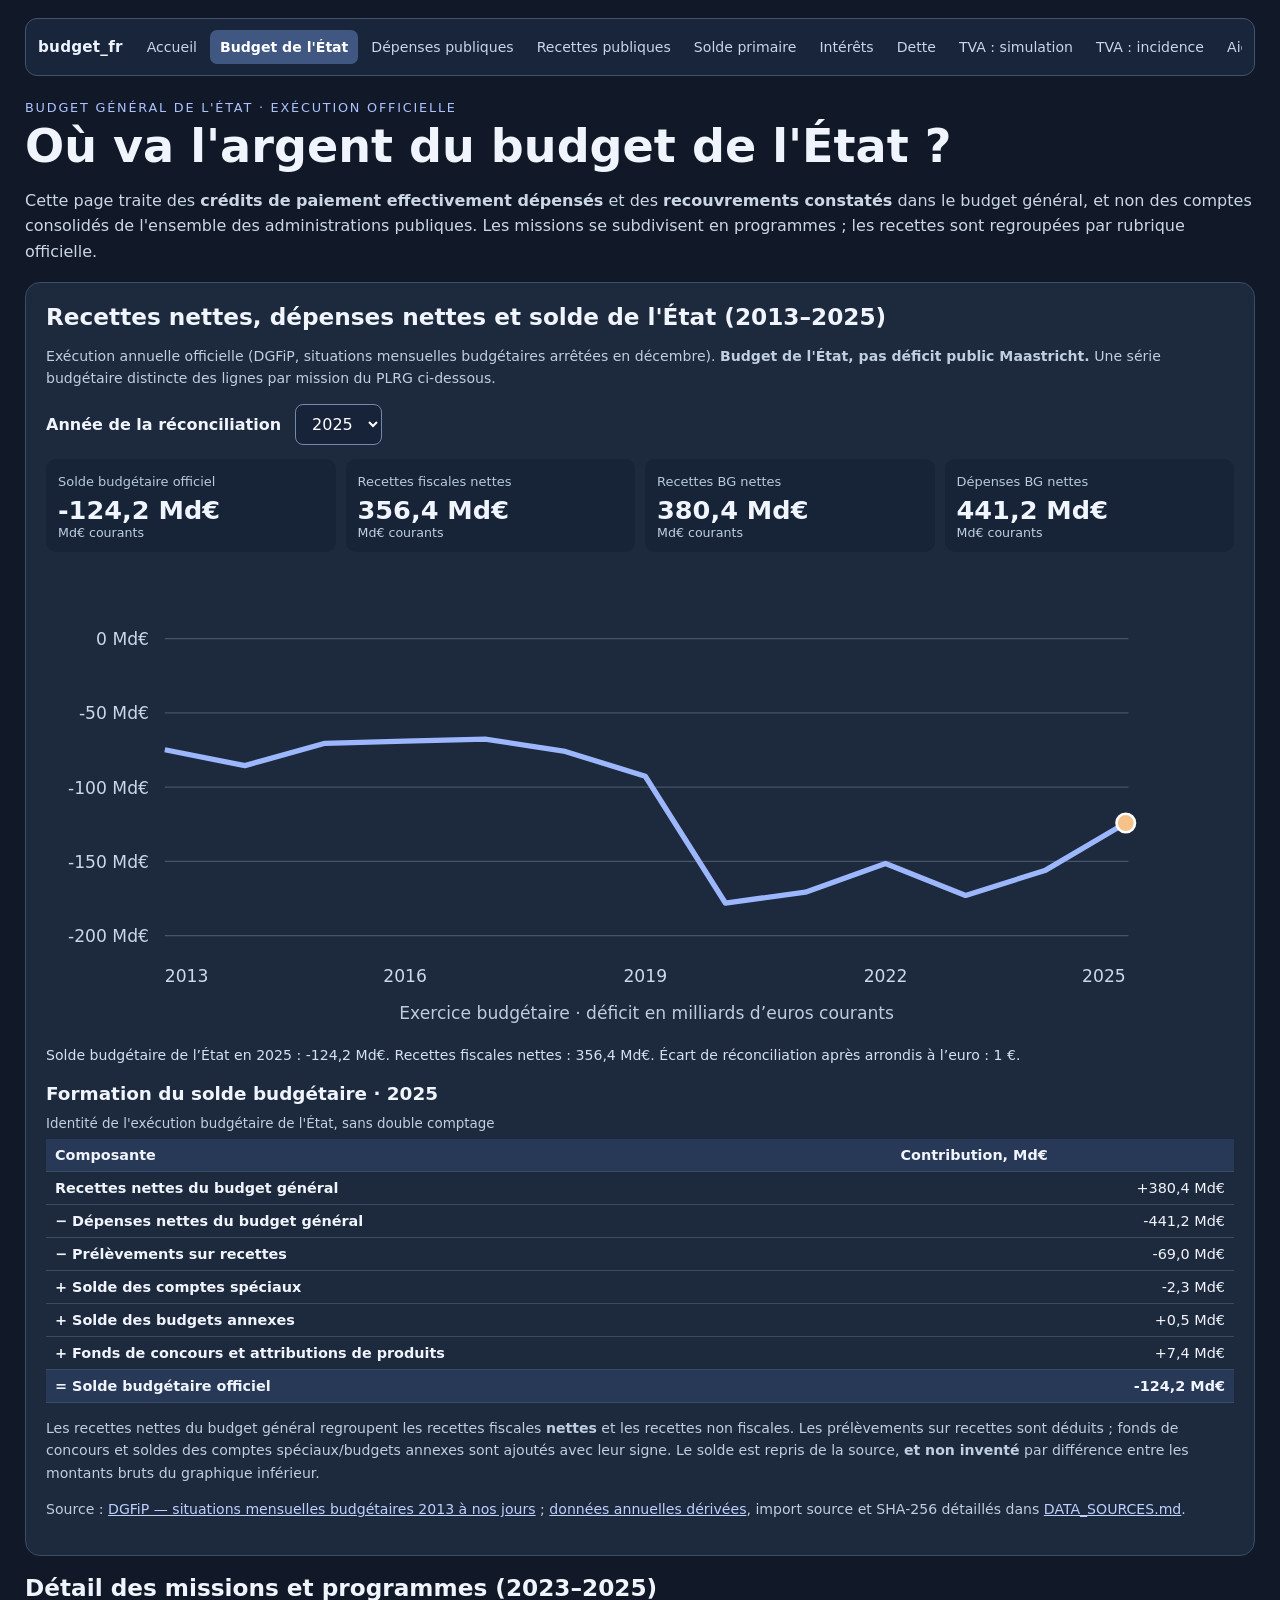
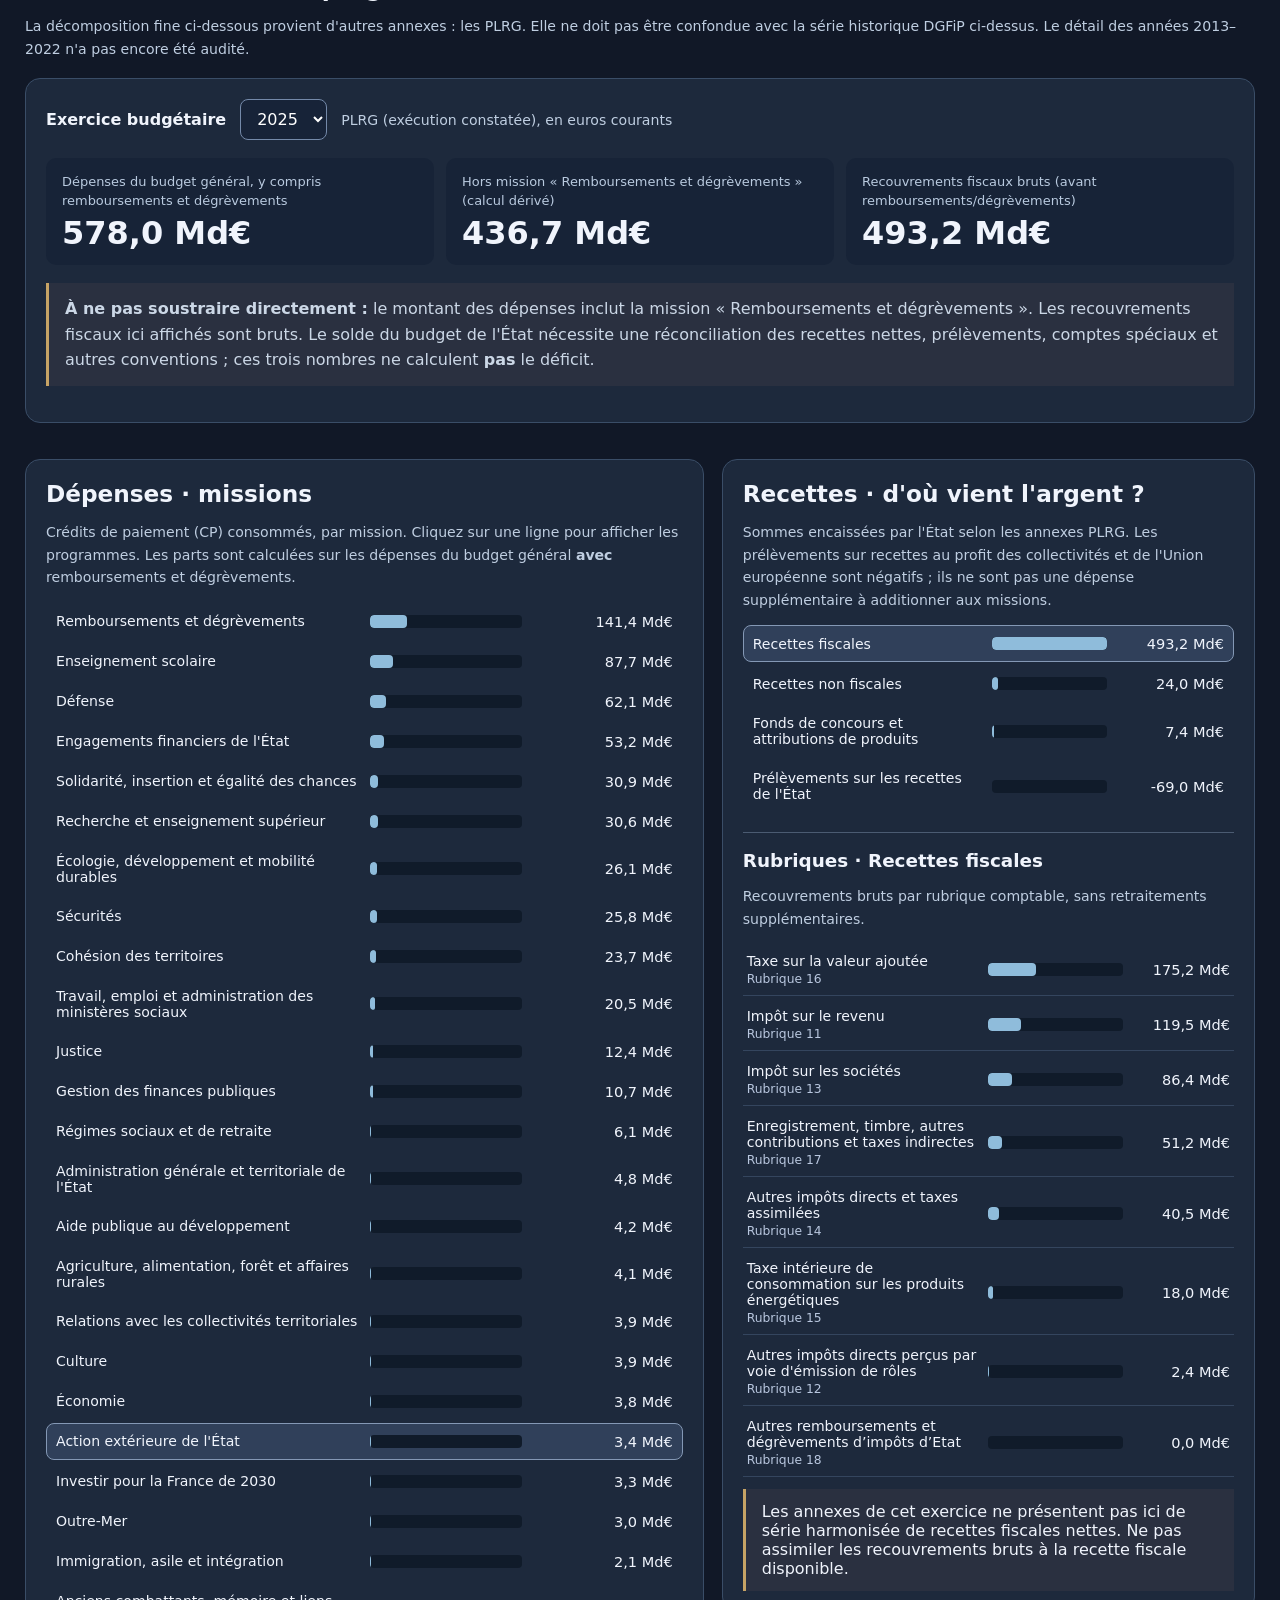
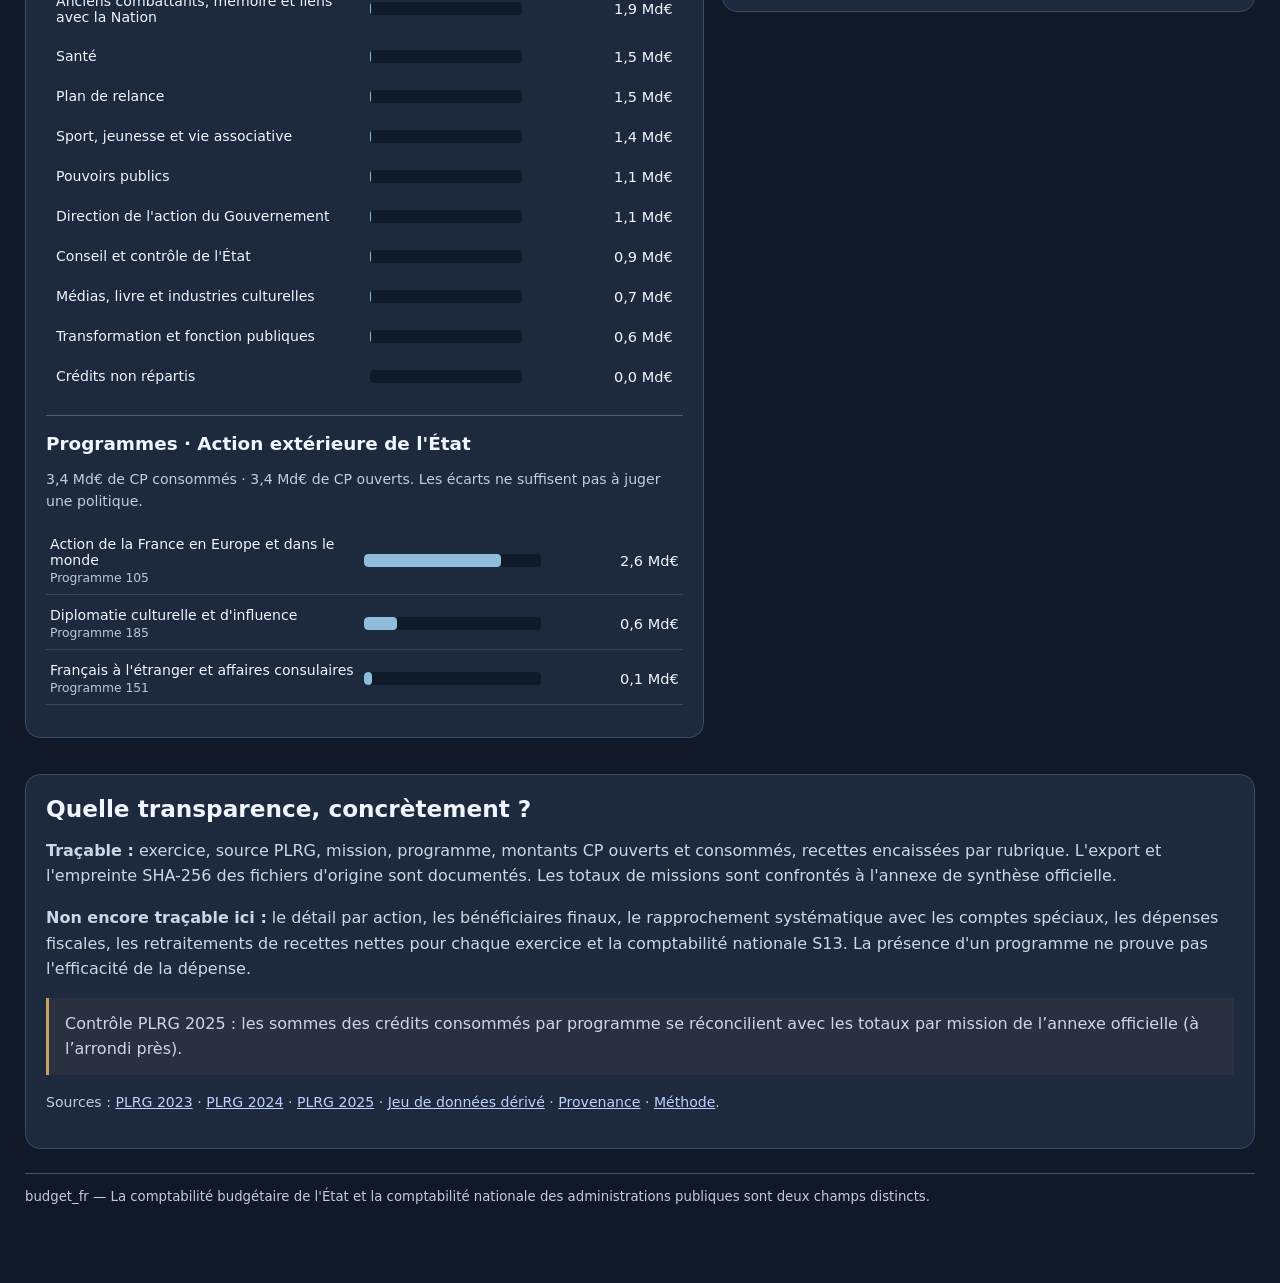
<file: etat.html>
<!doctype html>
<html lang="fr"><head><meta charset="utf-8"><meta name="viewport" content="width=device-width,initial-scale=1">
<title>Budget de l'État : soldes 2013–2025 et exécution 2023–2025 · budget_fr</title>
<meta name="description" content="Explorer le solde officiel, les recettes et dépenses nettes du budget de l'État 2013 à 2025, puis les missions et programmes exécutés 2023 à 2025.">
<style>
:root{color-scheme:dark;font-family:system-ui,-apple-system,"Segoe UI",sans-serif;background:#111827;color:#f0f4fc}
*{box-sizing:border-box}body{max-width:1270px;margin:auto;padding:18px 20px 64px}
a{color:#bdd0ff}a:hover{color:#fff}a:focus-visible,button:focus-visible,select:focus-visible{outline:3px solid #f1d09b;outline-offset:3px}
h1{font-size:clamp(2rem,3.6vw,3.1rem);line-height:1.1;margin:6px 0 16px}h2{font-size:1.45rem;margin:0 0 12px}h3{font-size:1.15rem;margin:0 0 12px}
p{line-height:1.6;color:#cbd7e6}.eyebrow{letter-spacing:.14em;color:#adc1ff;font-size:.8rem;text-transform:uppercase;margin:24px 0 6px}
.panel{min-width:0;background:#1d293c;border:1px solid #3a4d67;border-radius:15px;padding:20px;margin:18px 0}
.controls{display:flex;gap:14px;align-items:center;flex-wrap:wrap}select{padding:9px 12px;background:#172338;border:1px solid #7489a9;border-radius:8px;color:#fff;font:inherit}
.metrics{display:grid;grid-template-columns:repeat(3,minmax(0,1fr));gap:12px;margin:18px 0}
.metric{min-width:0;background:#172337;padding:13px 16px;border-radius:10px}.metric strong{font-size:clamp(1.3rem,2.5vw,2rem);font-variant-numeric:tabular-nums;display:block;margin-top:5px}
.metric small{color:#b9cadf;font-size:.81rem}.note{font-size:.88rem;color:#bfcee1}
.notice{border-left:3px solid #c6a365;padding:13px 16px;background:#2a3040}
.columns{display:grid;grid-template-columns:minmax(0,1.12fr) minmax(0,.88fr);gap:18px;align-items:start}
.list{display:grid;gap:3px;margin:12px 0}
.item{width:100%;border:1px solid transparent;background:transparent;border-radius:8px;color:inherit;cursor:pointer;text-align:left;padding:9px;display:grid;grid-template-columns:minmax(0,1.4fr) minmax(64px,.7fr) minmax(100px,.65fr);align-items:center;gap:10px;font:inherit}
.item:hover,.item[aria-pressed=true]{background:#30405a;border-color:#8498b5}.item-label{font-size:.88rem;overflow-wrap:anywhere}
.track{height:13px;border-radius:4px;background:#101b2a;overflow:hidden}.fill{height:100%;display:block;background:#8fbcdb;border-radius:4px}
.val{text-align:right;font-size:.91rem;font-variant-numeric:tabular-nums;white-space:nowrap}
.small{font-size:.83rem;color:#b5c7dc}
.details{border-top:1px solid #4b5b72;margin-top:20px;padding-top:17px}
.subrow{display:grid;grid-template-columns:minmax(0,1.55fr) minmax(0,.9fr) minmax(90px,.65fr);align-items:center;gap:10px;padding:9px 4px;border-bottom:1px solid #34455e}
.subrow .item-label{font-size:.88rem}.subrow small{display:block;color:#b9c7df;font-size:.77rem;margin-top:3px}
.data-table{width:100%;border-collapse:collapse}.data-table th,.data-table td{border-bottom:1px solid #42536b;padding:9px;text-align:left}
.data-table td:last-child{text-align:right;font-variant-numeric:tabular-nums}
footer{margin-top:24px;border-top:1px solid #43516a;padding:15px 0;font-size:.83rem;color:#bfcde0}

/* Official annual SMB budget reconciliation, separate from PLRG programme explorer. */
.balance-grid{display:grid;grid-template-columns:repeat(4,minmax(0,1fr));gap:10px;margin:14px 0}
.balance-grid .metric{padding:12px}
.balance-grid .metric strong{font-size:clamp(1.2rem,2vw,1.7rem)}
.balance-grid .metric .unit{color:#bfd0e5;font-size:.79rem;display:block}
#balance-chart{width:100%;height:auto;display:block;overflow:visible}
.balance-summary{font-size:.88rem;color:#d4e0f2;margin:10px 0 16px}
.balance-table{width:100%;border-collapse:collapse}
.balance-table caption{text-align:left;font-size:.84rem;color:#c0cfe2;padding-bottom:8px}
.balance-table th,.balance-table td{border-bottom:1px solid #394c65;padding:8px 9px;text-align:left;font-size:.9rem}
.balance-table th{font-weight:550}
.balance-table td{font-variant-numeric:tabular-nums;text-align:right;white-space:nowrap}
.balance-table tr:last-child{font-weight:760;background:#273957}
@media(max-width:720px){.balance-grid{grid-template-columns:repeat(2,minmax(0,1fr))}}
@media(max-width:420px){.balance-table th,.balance-table td{padding:7px 3px;font-size:.81rem}}
@media(max-width:850px){.columns{grid-template-columns:1fr}}
@media(max-width:580px){body{padding:14px 12px 50px}.panel{padding:14px}.metrics{grid-template-columns:1fr}.item,.subrow{grid-template-columns:minmax(0,1fr) minmax(94px,.48fr);gap:7px}.item .track,.subrow .track{grid-column:1/-1;grid-row:2}.item .val,.subrow .val{grid-column:2;grid-row:1}}
</style><link rel="stylesheet" href="/atlas-nav.css">
</head><body>
<nav class="atlas-nav" aria-label="Sections de l’atlas"><a class="atlas-nav__brand" href="/">budget_fr</a><div class="atlas-nav__links"><a href="/">Accueil</a><a href="/etat.html" aria-current="page">Budget de l'État</a><a href="/fonctions.html">Dépenses publiques</a><a href="/recettes.html">Recettes publiques</a><a href="/solde-primaire.html">Solde primaire</a><a href="/interets.html">Intérêts</a><a href="/dette.html">Dette</a><a href="/tva-justice.html">TVA : simulation</a><a href="/tva-incidence.html">TVA : incidence</a><a href="/aides-entreprises.html">Aides aux entreprises</a><a href="/apprentissage.html">Apprentissage</a></div></nav>
<main>
<div class="eyebrow">Budget général de l'État · Exécution officielle</div>
<h1>Où va l'argent du budget de l'État ?</h1>
<p>Cette page traite des <strong>crédits de paiement effectivement dépensés</strong> et des <strong>recouvrements constatés</strong> dans le budget général, et non des comptes consolidés de l'ensemble des administrations publiques. Les missions se subdivisent en programmes ; les recettes sont regroupées par rubrique officielle.</p>
<section id="solde-historique" class="panel" aria-labelledby="balance-title">
<h2 id="balance-title">Recettes nettes, dépenses nettes et solde de l'État (2013–2025)</h2>
<p class="note">Exécution annuelle officielle (DGFiP, situations mensuelles budgétaires arrêtées en décembre). <strong>Budget de l'État, pas déficit public Maastricht.</strong> Une série budgétaire distincte des lignes par mission du PLRG ci-dessous.</p>
<div class="controls"><label for="balance-year"><strong>Année de la réconciliation</strong></label>
<select id="balance-year" aria-label="Choisir l'année du solde de l'État" disabled><option>Chargement…</option></select></div>
<div class="balance-grid" aria-label="Montants sélectionnés, milliards d’euros courants">
<div class="metric"><small>Solde budgétaire officiel</small><strong id="balance-official">—</strong><span class="unit">Md€ courants</span></div>
<div class="metric"><small>Recettes fiscales nettes</small><strong id="balance-taxes">—</strong><span class="unit">Md€ courants</span></div>
<div class="metric"><small>Recettes BG nettes</small><strong id="balance-revenue">—</strong><span class="unit">Md€ courants</span></div>
<div class="metric"><small>Dépenses BG nettes</small><strong id="balance-expense">—</strong><span class="unit">Md€ courants</span></div>
</div>
<svg id="balance-chart" role="img" aria-label="Évolution du solde budgétaire officiel de l'État de 2013 à 2025, en milliards d'euros courants" aria-describedby="balance-summary" viewBox="0 0 900 355"></svg>
<p id="balance-summary" class="balance-summary" role="status" aria-live="polite">Chargement de la série budgétaire…</p>
<h3 id="balance-equation">Comment se réconcilie le solde ?</h3>
<table class="balance-table"><caption>Identité de l'exécution budgétaire de l'État, sans double comptage</caption>
<thead><tr><th scope="col">Composante</th><th scope="col">Contribution, Md€</th></tr></thead>
<tbody id="balance-rows"><tr><th scope="row">Chargement…</th><td>—</td></tr></tbody>
</table>
<p class="note">Les recettes nettes du budget général regroupent les recettes fiscales <strong>nettes</strong> et les recettes non fiscales. Les prélèvements sur recettes sont déduits ; fonds de concours et soldes des comptes spéciaux/budgets annexes sont ajoutés avec leur signe. Le solde est repris de la source, <strong>et non inventé</strong> par différence entre les montants bruts du graphique inférieur.</p>
<p class="note">Source : <a href="https://data.economie.gouv.fr/explore/assets/situations-mensuelles-budgetaires-series-longues/">DGFiP — situations mensuelles budgétaires 2013 à nos jours</a> ; <a href="/data/etat_solde_net_2013_2025.json">données annuelles dérivées</a>, import source et SHA-256 détaillés dans <a href="/DATA_SOURCES.md">DATA_SOURCES.md</a>.</p>
</section>
<h2 id="detail-title">Détail des missions et programmes (2023–2025)</h2>
<p class="note">La décomposition fine ci-dessous provient d'autres annexes : les PLRG. Elle ne doit pas être confondue avec la série historique DGFiP ci-dessus. Le détail des années 2013–2022 n'a pas encore été audité.</p>
<section id="detail-etat" class="panel" aria-label="Choix de l'exercice et grands chiffres">
<div class="controls"><label for="year"><strong>Exercice budgétaire</strong></label><select id="year" aria-label="Choisir l'année d'exécution"><option>2023</option><option>2024</option><option selected>2025</option></select>
<span class="note">PLRG (exécution constatée), en euros courants</span></div>
<div class="metrics">
<div class="metric"><small>Dépenses du budget général, y compris remboursements et dégrèvements</small><strong id="spending">—</strong></div>
<div class="metric"><small>Hors mission « Remboursements et dégrèvements » (calcul dérivé)</small><strong id="without-refunds">—</strong></div>
<div class="metric"><small>Recouvrements fiscaux bruts (avant remboursements/dégrèvements)</small><strong id="gross-taxes">—</strong></div>
</div>
<p class="notice"><strong>À ne pas soustraire directement :</strong> le montant des dépenses inclut la mission « Remboursements et dégrèvements ». Les recouvrements fiscaux ici affichés sont bruts. Le solde du budget de l'État nécessite une réconciliation des recettes nettes, prélèvements, comptes spéciaux et autres conventions ; ces trois nombres ne calculent <strong>pas</strong> le déficit.</p>
</section>
<div class="columns">
<section class="panel" aria-labelledby="missions-title">
<h2 id="missions-title">Dépenses · missions</h2>
<p class="note">Crédits de paiement (CP) consommés, par mission. Cliquez sur une ligne pour afficher les programmes. Les parts sont calculées sur les dépenses du budget général <strong>avec</strong> remboursements et dégrèvements.</p>
<div id="missions" class="list" role="group" aria-label="Missions du budget général">Chargement des missions…</div>
<div class="details" aria-live="polite">
<h3 id="program-title">Programmes</h3><p class="note" id="program-caption">Choisissez une mission.</p>
<div id="programs" class="list" aria-label="Programmes de la mission sélectionnée"></div>
</div>
</section>
<section class="panel" aria-labelledby="income-title">
<h2 id="income-title">Recettes · d'où vient l'argent ?</h2>
<p class="note">Sommes encaissées par l'État selon les annexes PLRG. Les prélèvements sur recettes au profit des collectivités et de l'Union européenne sont négatifs ; ils ne sont pas une dépense supplémentaire à additionner aux missions.</p>
<div id="revenues" class="list" role="group" aria-label="Catégories de recettes">Chargement des recettes…</div>
<div class="details" aria-live="polite"><h3 id="revenue-title">Rubriques</h3><p id="revenue-caption" class="note">Choisissez une catégorie.</p><div id="revenue-sections" class="list"></div></div>
<div class="notice" id="net-warning">Les recettes brutes ne mesurent pas les recettes fiscales nettes.</div>
</section>
</div>
<section class="panel" aria-labelledby="trace-title">
<h2 id="trace-title">Quelle transparence, concrètement ?</h2>
<p><strong>Traçable :</strong> exercice, source PLRG, mission, programme, montants CP ouverts et consommés, recettes encaissées par rubrique. L'export et l'empreinte SHA-256 des fichiers d'origine sont documentés. Les totaux de missions sont confrontés à l'annexe de synthèse officielle.</p>
<p><strong>Non encore traçable ici :</strong> le détail par action, les bénéficiaires finaux, le rapprochement systématique avec les comptes spéciaux, les dépenses fiscales, les retraitements de recettes nettes pour chaque exercice et la comptabilité nationale S13. La présence d'un programme ne prouve pas l'efficacité de la dépense.</p>
<p id="reconciliation" class="notice">Contrôles de rapprochement en cours de chargement.</p>
<p class="note">Sources : <a href="https://www.data.gouv.fr/datasets/projet-de-loi-relatif-aux-resultats-de-la-gestion-et-portant-approbation-des-comptes-de-lannee-plrg-2023">PLRG 2023</a> · <a href="https://www.data.gouv.fr/datasets/projet-de-loi-relatif-aux-resultats-de-la-gestion-et-portant-approbation-des-comptes-de-lannee-plrg-2024">PLRG 2024</a> · <a href="https://www.data.gouv.fr/datasets/projet-de-loi-relatif-aux-resultats-de-la-gestion-et-portant-approbation-des-comptes-de-lannee-plrg-2025">PLRG 2025</a> · <a href="/data/etat_execution_2023_2025.json">Jeu de données dérivé</a> · <a href="/DATA_SOURCES.md">Provenance</a> · <a href="/METHODOLOGY.md">Méthode</a>.</p>
</section>
</main><footer>budget_fr — La comptabilité budgétaire de l'État et la comptabilité nationale des administrations publiques sont deux champs distincts.</footer>
<script>
(async()=>{
const response=await fetch('/data/etat_execution_2023_2025.json');
if(!response.ok)throw Error('Données budgétaires indisponibles');
const data=await response.json();
if(data.schema_version!==1 || data.years.length!==3 || data.years.some((r,i)=>r.year!==2023+i))throw Error('Schéma ou années inattendus');
const year=document.getElementById('year');
let selectedMission='',selectedRevenue='';
const eur=n=>n.toLocaleString('fr-FR',{minimumFractionDigits:1,maximumFractionDigits:1})+' Md€';
const money=e=>eur(e/1e9);
const percentage=x=>(100*x).toLocaleString('fr-FR',{minimumFractionDigits:1,maximumFractionDigits:1})+' %';
const current=()=>data.years.find(x=>x.year===Number(year.value));
function makeRows(container,values,amount,total,selection,onSelect){
 container.replaceChildren();
 const sorted=values.slice().sort((a,b)=>amount(b)-amount(a));
 for(const item of sorted){
  const value=amount(item),part=total?value/total:0;
  const button=document.createElement('button');button.type='button';
  button.className='item';button.setAttribute('aria-pressed',String(selection===item.name));
  const label=document.createElement('span');label.className='item-label';label.textContent=item.name;
  const track=document.createElement('span');track.className='track';
  const fill=document.createElement('span');fill.className='fill';fill.style.width=Math.max(0,Math.min(100,part*100))+'%';track.append(fill);
  const stat=document.createElement('span');stat.className='val';stat.textContent=money(value);
  button.append(label,track,stat);button.addEventListener('click',()=>onSelect(item.name));
  container.append(button);
 }
}
function renderPrograms(row){
 const mission=row.missions.find(m=>m.name===selectedMission);
 if(!mission)return;
 document.getElementById('program-title').textContent='Programmes · '+mission.name;
 document.getElementById('program-caption').textContent=money(mission.cp_eur)+' de CP consommés · '+money(mission.opened_eur)+' de CP ouverts. Les écarts ne suffisent pas à juger une politique.';
 const list=document.getElementById('programs');list.replaceChildren();
 for(const p of mission.programs.slice().sort((a,b)=>b.cp_eur-a.cp_eur)){
  const line=document.createElement('div');line.className='subrow';
  const label=document.createElement('span');label.className='item-label';label.textContent=p.name;
  const small=document.createElement('small');small.textContent='Programme '+p.code;label.append(small);
  const track=document.createElement('span');track.className='track';
  const fill=document.createElement('span');fill.className='fill';fill.style.width=Math.min(100,100*p.cp_eur/Math.max(mission.cp_eur,1))+'%';track.append(fill);
  const value=document.createElement('span');value.className='val';value.textContent=money(p.cp_eur);
  line.append(label,track,value);list.append(line);
 }
 if(mission.source_reconciliation_gap_eur){
  const p=document.createElement('p');p.className='notice';p.textContent='Attention : écart non ventilé dans les annexes PLRG pour cette mission : '+mission.source_reconciliation_gap_eur.toLocaleString('fr-FR')+' €. Aucun programme fictif ajouté.';list.append(p);
 }
}
function renderRevenueSections(row){
 const category=row.revenues.find(r=>r.name===selectedRevenue);if(!category)return;
 document.getElementById('revenue-title').textContent='Rubriques · '+category.name;
 document.getElementById('revenue-caption').textContent='Recouvrements bruts par rubrique comptable, sans retraitements supplémentaires.';
 const container=document.getElementById('revenue-sections');container.replaceChildren();
 for(const item of category.sections.slice().sort((a,b)=>Math.abs(b.gross_cash_eur)-Math.abs(a.gross_cash_eur))){
  const line=document.createElement('div');line.className='subrow';
  const label=document.createElement('span');label.className='item-label';label.textContent=item.name;
  const small=document.createElement('small');small.textContent='Rubrique '+item.code;label.append(small);
  const track=document.createElement('span');track.className='track';
  const fill=document.createElement('span');fill.className='fill';
  fill.style.width=Math.min(100,100*Math.abs(item.gross_cash_eur)/Math.max(Math.abs(category.gross_cash_eur),1))+'%';track.append(fill);
  const value=document.createElement('span');value.className='val';value.textContent=money(item.gross_cash_eur);
  line.append(label,track,value);container.append(line);
 }
}
function refresh(){
 const row=current();if(!row)return;
 document.getElementById('spending').textContent=money(row.spending.spent_cp_eur);
 document.getElementById('without-refunds').textContent=money(row.spending.spent_excluding_refunds_cp_eur);
 document.getElementById('gross-taxes').textContent=money(row.revenues[0].gross_cash_eur);
 if(!row.missions.some(m=>m.name===selectedMission))selectedMission=row.missions.find(m=>m.name!=='Remboursements et dégrèvements').name;
 if(!row.revenues.some(r=>r.name===selectedRevenue))selectedRevenue='Recettes fiscales';
 const missions=document.getElementById('missions');
 makeRows(missions,row.missions,m=>m.cp_eur,row.spending.spent_cp_eur,selectedMission,name=>{selectedMission=name;refresh()});
 renderPrograms(row);
 makeRows(document.getElementById('revenues'),row.revenues,r=>r.gross_cash_eur,row.revenues[0].gross_cash_eur,selectedRevenue,name=>{selectedRevenue=name;refresh()});
 renderRevenueSections(row);
 document.getElementById('net-warning').textContent=row.fiscal_net_2024_eur===null?
  'Les annexes de cet exercice ne présentent pas ici de série harmonisée de recettes fiscales nettes. Ne pas assimiler les recouvrements bruts à la recette fiscale disponible.':
  'Pour 2024 seulement : les annexes publient '+money(row.fiscal_net_2024_eur)+' de recettes fiscales après remboursements et dégrèvements, contre '+money(row.revenues[0].gross_cash_eur)+' de recouvrements bruts. Ne pas mélanger les deux concepts.';
 const mismatch=row.missions.find(m=>m.source_reconciliation_gap_eur);
 document.getElementById('reconciliation').textContent=mismatch?
   'Contrôle PLRG '+row.year+' : une différence de '+Math.abs(mismatch.source_reconciliation_gap_eur).toLocaleString('fr-FR')+' € entre l’annexe par programme et le total de la mission « '+mismatch.name+' ». Elle est signalée, non masquée.':
   'Contrôle PLRG '+row.year+' : les sommes des crédits consommés par programme se réconcilient avec les totaux par mission de l’annexe officielle (à l’arrondi près).';
}
year.addEventListener('change',refresh);
refresh();
})().catch(error=>{
 document.getElementById('missions').textContent='Impossible de charger les données : '+error.message;
 document.getElementById('revenues').textContent='Recettes indisponibles.';
});
</script>
<script>
(async()=>{
const res=await fetch('/data/etat_solde_net_2013_2025.json');
if(!res.ok)throw Error('Série de soldes indisponible');
const body=await res.json(),series=body.years;
if(body.schema_version!==1 || series.length!==13 ||
   series.some((x,i)=>x.year!==2013+i || !Number.isFinite(x.solde_eur)))
  throw Error('Série annuelle inattendue');
const dropdown=document.getElementById('balance-year');
dropdown.replaceChildren();
for(const r of series){
 const option=document.createElement('option');
 option.value=String(r.year);option.textContent=String(r.year);dropdown.append(option);
}
dropdown.value='2025';dropdown.disabled=false;
const fmt=n=>(n/1e9).toLocaleString('fr-FR',{minimumFractionDigits:1,maximumFractionDigits:1})+' Md€';
const signed=n=>(n>0?'+':'')+fmt(n);
const lookup={recettes_bg_nettes_eur:'Recettes nettes du budget général',
 depenses_bg_nettes_eur:'− Dépenses nettes du budget général',
 prelevements_recettes_eur:'− Prélèvements sur recettes',
 solde_comptes_speciaux_eur:'+ Solde des comptes spéciaux',
 solde_budgets_annexes_eur:'+ Solde des budgets annexes',
 fonds_concours_eur:'+ Fonds de concours et attributions de produits'};
const ns='http://www.w3.org/2000/svg',svg=document.getElementById('balance-chart');
function node(tag,attrs={},value){
 const el=document.createElementNS(ns,tag);
 for(const [key,val] of Object.entries(attrs))el.setAttribute(key,String(val));
 if(value!==undefined)el.textContent=value;
 return el;
}
function chart(index){
 svg.replaceChildren();
 const x=i=>90+i*728/12,y=n=>55+Math.abs(n/1e9)*225/200;
 for(const v of [0,-50,-100,-150,-200]){
  const yy=y(v*1e9);
  svg.append(node('line',{x1:90,x2:820,y1:yy,y2:yy,stroke:'#44546d'}));
  svg.append(node('text',{x:78,y:yy+5,fill:'#c9d7ea','text-anchor':'end','font-size':13},String(v)+' Md€'));
 }
 const d=series.map((r,i)=>(i?'L':'M')+x(i).toFixed(2)+','+y(r.solde_eur).toFixed(2)).join(' ');
 svg.append(node('path',{d,fill:'none',stroke:'#9db7ff','stroke-width':4,'stroke-linejoin':'round'}));
 for(let i=0;i<series.length;i++){
  const r=series[i]; if(i%3===0 || i===series.length-1){
   svg.append(node('text',{x:x(i),y:315,'text-anchor':i===0?'start':i===series.length-1?'end':'middle',fill:'#cbd9ed','font-size':13},r.year));
  }
 }
 svg.append(node('circle',{cx:x(index),cy:y(series[index].solde_eur),r:7,fill:'#f5c38a',stroke:'#fff','stroke-width':2}));
 svg.append(node('text',{x:455,y:343,'text-anchor':'middle',fill:'#bdcce1','font-size':13},'Exercice budgétaire · déficit en milliards d’euros courants'));
}
function render(){
 const selected=series.find(r=>String(r.year)===dropdown.value);
 if(!selected)return;
 document.getElementById('balance-official').textContent=fmt(selected.solde_eur);
 document.getElementById('balance-taxes').textContent=fmt(selected.recettes_fiscales_nettes_eur);
 document.getElementById('balance-revenue').textContent=fmt(selected.recettes_bg_nettes_eur);
 document.getElementById('balance-expense').textContent=fmt(selected.depenses_bg_nettes_eur);
 const index=series.indexOf(selected);chart(index);
 const c=selected.recettes_bg_nettes_eur-selected.depenses_bg_nettes_eur-
   selected.prelevements_recettes_eur+selected.solde_comptes_speciaux_eur+
   selected.solde_budgets_annexes_eur+selected.fonds_concours_eur;
 document.getElementById('balance-summary').textContent=
  'Solde budgétaire de l’État en '+selected.year+' : '+fmt(selected.solde_eur)+
  '. Recettes fiscales nettes : '+fmt(selected.recettes_fiscales_nettes_eur)+
  '. Écart de réconciliation après arrondis à l’euro : '+Math.abs(selected.solde_eur-c).toLocaleString('fr-FR')+' €.';
 document.getElementById('balance-equation').textContent='Formation du solde budgétaire · '+selected.year;
 const list=document.getElementById('balance-rows');list.replaceChildren();
 for(const [field,label] of Object.entries(lookup)){
  const sign=(field==='depenses_bg_nettes_eur'||field==='prelevements_recettes_eur')?-1:1;
  const tr=document.createElement('tr'),th=document.createElement('th'),td=document.createElement('td');
  th.scope='row';th.textContent=label;td.textContent=signed(sign*selected[field]);
  tr.append(th,td);list.append(tr);
 }
 const tr=document.createElement('tr'),th=document.createElement('th'),td=document.createElement('td');
 th.scope='row';th.textContent='= Solde budgétaire officiel';td.textContent=signed(selected.solde_eur);
 tr.append(th,td);list.append(tr);
 const detail=document.getElementById('year');
 if(selected.year>=2023 && detail.value!==dropdown.value){
  detail.value=dropdown.value;detail.dispatchEvent(new Event('change'));
 }
}
dropdown.addEventListener('change',render);
document.getElementById('year').addEventListener('change',()=>{
 const newYear=document.getElementById('year').value;
 if(dropdown.value!==newYear){dropdown.value=newYear;render();}
});
render();
})().catch(err=>{
 document.getElementById('balance-summary').textContent='Impossible de charger le solde budgétaire : '+err.message;
});
</script>
</body></html>
</file>
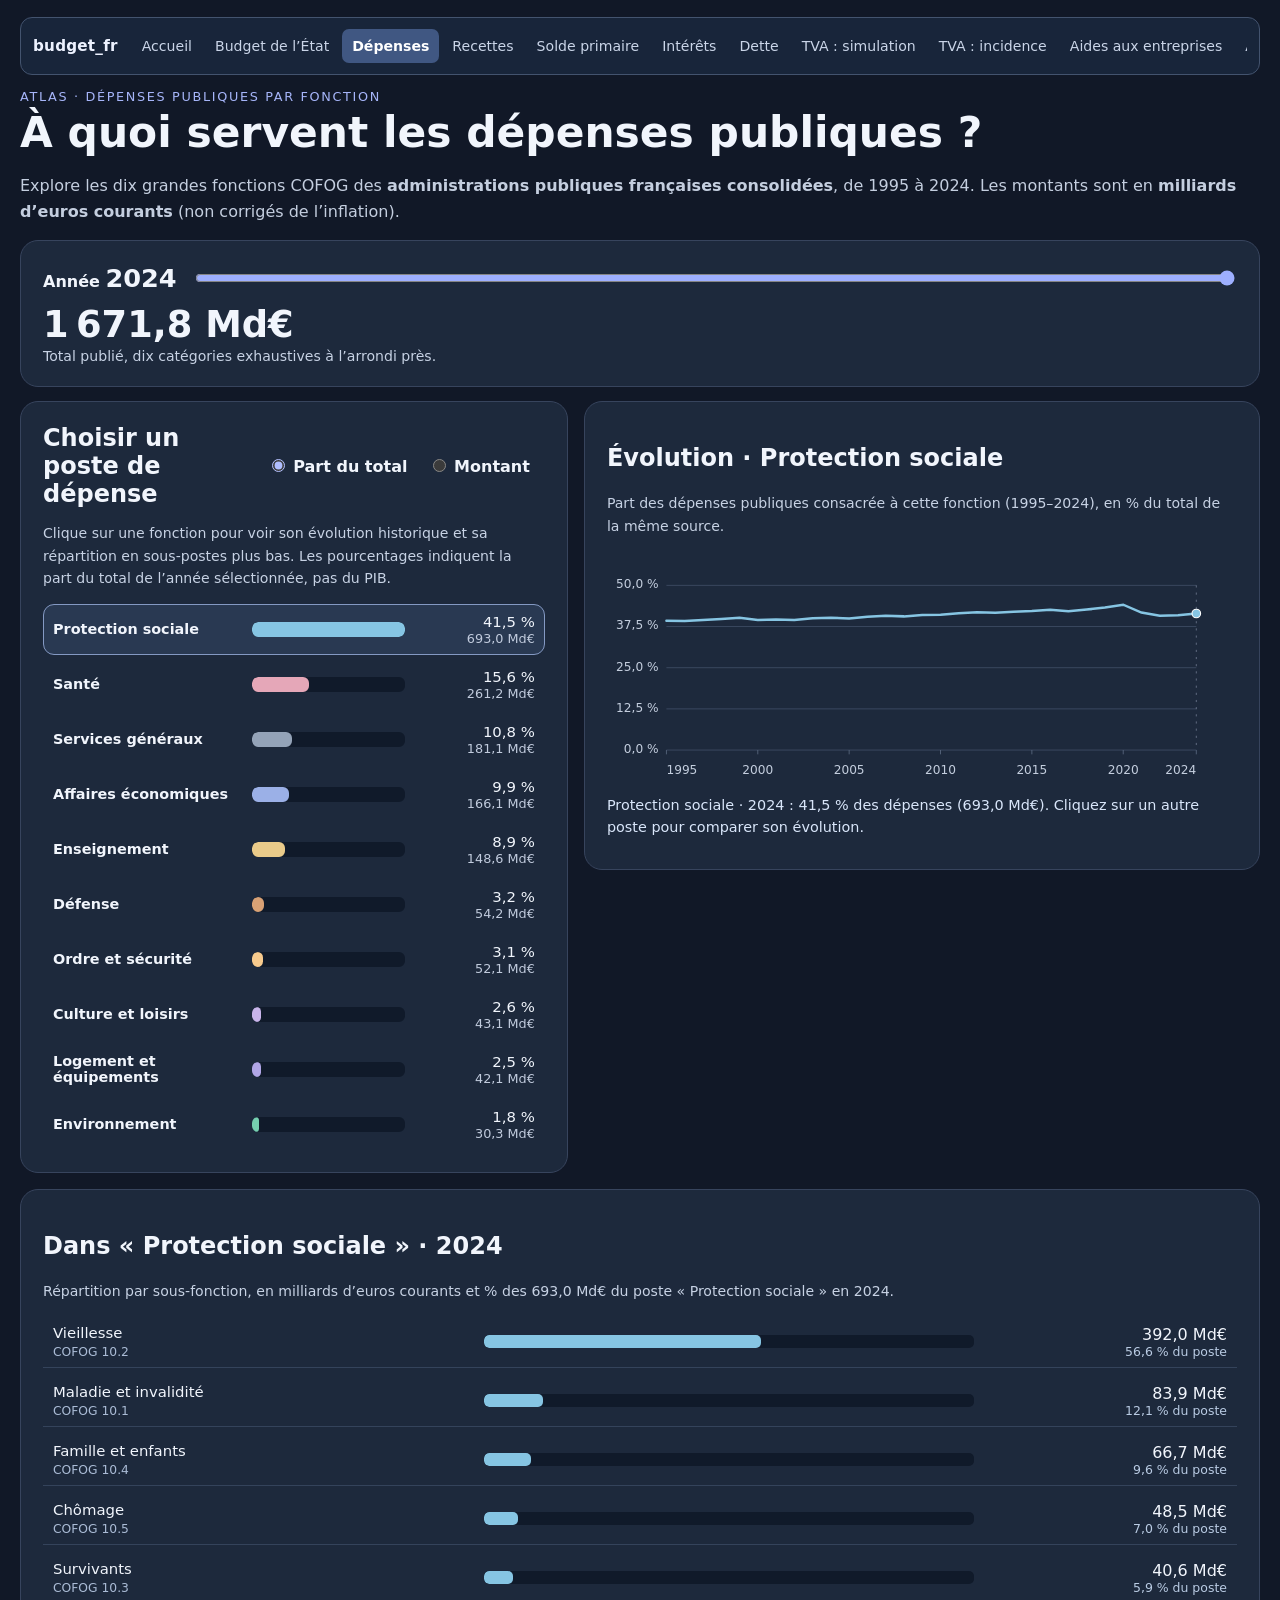
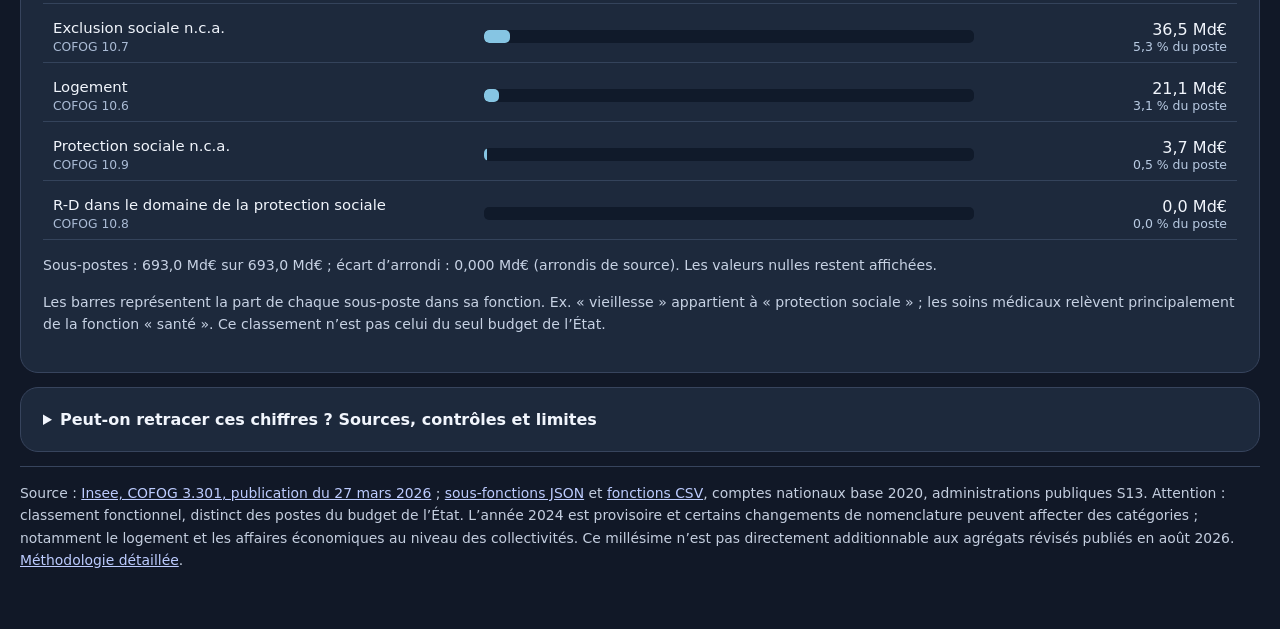
<file: fonctions.html>
<!doctype html>
<html lang="fr"><head><meta charset="utf-8"><meta name="viewport" content="width=device-width,initial-scale=1">
<title>Dépenses par fonction 1995–2024 · budget_fr</title>
<style>
:root{color-scheme:dark;font-family:system-ui,-apple-system,BlinkMacSystemFont,"Segoe UI",sans-serif;background:#111827;color:#f1f5fc}
*{box-sizing:border-box}
body{max-width:1350px;margin:auto;padding:17px 20px 44px}
a{color:#bdccff}a:hover{color:#fff}
.back{font-size:.93rem}.eyebrow{font-size:.8rem;letter-spacing:.13em;text-transform:uppercase;color:#a6b5f9;margin:10px 0 4px}
h1{font-size:clamp(1.75rem,3.5vw,2.65rem);margin:3px 0 8px}
p{line-height:1.6;color:#c4cedf}
.panel{background:#1d293c;border:1px solid #37445d;border-radius:18px;padding:22px;margin:14px 0}
.controls{display:flex;align-items:center;gap:16px;flex-wrap:wrap}
input[type=range]{accent-color:#9dafff;flex:1;min-width:180px}
#year-label{font-size:1.6rem;font-variant-numeric:tabular-nums}
.total{font-size:clamp(1.6rem,3vw,2.3rem);font-weight:700;margin:10px 0 2px}
.caption{font-size:.88rem;color:#c7d2e4}
.controls label{font-weight:650}
.mode label{cursor:pointer;margin-right:15px;white-space:nowrap}
.mode input{accent-color:#b0beff}
#breakdown{display:grid;gap:4px;margin-top:11px}
.func{background:transparent;border:1px solid transparent;color:inherit;border-radius:11px;padding:9px 10px;display:grid;grid-template-columns:minmax(200px,1.7fr) minmax(120px,2fr) minmax(110px,.8fr);gap:15px;align-items:center;text-align:left;font:inherit;cursor:pointer}
.func:hover,.func:focus-visible{background:#293952;outline:none}
.func[aria-pressed=true]{background:#293952;border-color:#8499c3}
.func-name{font-size:.94rem;font-weight:550}
.track{height:15px;border-radius:6px;background:#101a2a;overflow:hidden}
.fill{height:100%;border-radius:6px;display:block;min-width:1px}
.value{text-align:right;white-space:nowrap;font-variant-numeric:tabular-nums;font-size:.93rem}
.value small{display:block;font-size:.8rem;color:#c1cbdd}
svg{width:100%;height:auto;display:block}
.sr-only{position:absolute;width:1px;height:1px;padding:0;margin:-1px;overflow:hidden;clip:rect(0,0,0,0);border:0}
.source{border-top:1px solid #37445d;padding-top:15px;font-size:.87rem}

/* L'exploration est une comparaison continue : liste et graphe côte à côte, sans aller-retour vertical. */
.explorer{display:block}
.trend-panel{min-width:0}
.chart-summary{margin:8px 0;color:#d9e6fa;font-size:.9rem;line-height:1.5}
/* Niveau 2 : sous-fonctions officielles COFOG, toujours dans le même périmètre annuel. */
.subfunctions{margin-top:16px}
#sub-breakdown{display:grid;gap:7px;margin:14px 0}
.sub-row{display:grid;grid-template-columns:minmax(165px,1.4fr) minmax(150px,1.65fr) minmax(110px,.8fr);gap:15px;align-items:center;padding:8px 10px;border-bottom:1px solid #34435b}
.sub-name{font-size:.93rem}
.sub-code{display:block;font-size:.77rem;color:#aabbd5;margin-top:3px}
.sub-track{height:13px;background:#101a2a;border-radius:5px;overflow:hidden}
.sub-fill{display:block;height:100%;background:#86c5e3;border-radius:5px}
.sub-value{text-align:right;white-space:nowrap;font-variant-numeric:tabular-nums}
.sub-value small{display:block;font-size:.78rem;color:#b9cbe3}
@media(max-width:620px){.sub-row{grid-template-columns:minmax(0,1fr) minmax(88px,.5fr);gap:6px}.sub-track{grid-column:1 / -1;grid-row:2}.sub-value{grid-column:2;grid-row:1;font-size:.86rem}}
@media(min-width:1050px){
 .explorer{display:grid;grid-template-columns:minmax(385px,0.94fr) minmax(0,1.16fr);gap:16px;align-items:start}
 .explorer>.panel{margin:0}
 .trend-panel{position:sticky;top:68px}
 .func{grid-template-columns:minmax(0,1.25fr) minmax(50px,1fr) minmax(95px,.8fr);gap:8px;padding:8px 9px}
 .func-name{font-size:.9rem}
 .trend-panel svg text{font-size:17px}
}
@media(max-width:1049px){.trend-panel{position:static}}
@media(max-width:620px){body{padding:20px 12px}.panel{padding:15px;margin:16px 0}.func{grid-template-columns:minmax(0,1.3fr) minmax(72px,1fr);gap:7px}.func-name{font-size:.83rem}.track{grid-column:1 / -1;grid-row:2;height:10px}.value{grid-column:2;grid-row:1;font-size:.83rem}}
</style><link rel="stylesheet" href="/atlas-nav.css">
</head><body>
<nav class="atlas-nav" aria-label="Sections de l’atlas"><a class="atlas-nav__brand" href="/">budget_fr</a><div class="atlas-nav__links"><a href="/">Accueil</a><a href="/etat.html">Budget de l’État</a><a href="/fonctions.html" aria-current="page">Dépenses</a><a href="/recettes.html">Recettes</a><a href="/solde-primaire.html">Solde primaire</a><a href="/interets.html">Intérêts</a><a href="/dette.html">Dette</a><a href="/tva-justice.html">TVA : simulation</a><a href="/tva-incidence.html">TVA : incidence</a><a href="/aides-entreprises.html">Aides aux entreprises</a><a href="/apprentissage.html">Apprentissage</a></div></nav>
<div class="eyebrow">Atlas · Dépenses publiques par fonction</div>
<h1>À quoi servent les dépenses publiques ?</h1>
<p>Explore les dix grandes fonctions COFOG des <strong>administrations publiques françaises consolidées</strong>, de 1995 à 2024. Les montants sont en <strong>milliards d’euros courants</strong> (non corrigés de l’inflation).</p>
<section class="panel">
<div class="controls"><label for="year">Année <span id="year-label">2024</span></label><input id="year" type="range" min="1995" max="2024" value="2024" aria-label="Choisir une année de 1995 à 2024"></div>
<div class="total" id="total">Chargement…</div><div class="caption">Total publié, dix catégories exhaustives à l’arrondi près.</div>
</section>
<div class="explorer" aria-label="Explorer la répartition et son évolution">
<section class="panel"><div class="controls"><h2 style="margin:0;flex:1">Choisir un poste de dépense</h2>
<div class="mode" role="group" aria-label="Mesure affichée">
<label><input type="radio" name="mode" value="share" checked> Part du total</label>
<label><input type="radio" name="mode" value="amount"> Montant</label>
</div></div>
<p class="caption">Clique sur une fonction pour voir son évolution historique et sa répartition en sous-postes plus bas. Les pourcentages indiquent la part du total de l’année sélectionnée, pas du PIB.</p>
<div id="breakdown" role="group" aria-label="Dépenses par fonction"></div>
</section>
<section class="panel trend-panel"><h2 id="trend-title">Évolution dans le temps</h2>
<p class="caption" id="trend-caption">Part dans les dépenses publiques totales, 1995–2024.</p>
<svg id="trend" viewBox="0 0 880 330" role="img" aria-label="Évolution de la part de la fonction sélectionnée" aria-describedby="chart-summary"></svg>
<p id="chart-summary" class="chart-summary" role="status" aria-live="polite"></p>
</section>
</div>
<section class="panel subfunctions" aria-labelledby="sub-title">
<h2 id="sub-title">Dans la protection sociale</h2>
<p class="caption" id="sub-caption">Répartition officielle en sous-fonctions COFOG, année sélectionnée ; les pourcentages portent uniquement sur le poste parent, pas sur toutes les dépenses.</p>
<div id="sub-breakdown" role="list" aria-label="Sous-fonctions de la dépense sélectionnée">Chargement du détail…</div>
<p id="sub-summary" class="caption" role="status" aria-live="polite"></p>
<p class="caption">Les barres représentent la part de chaque sous-poste dans sa fonction. Ex. « vieillesse » appartient à « protection sociale » ; les soins médicaux relèvent principalement de la fonction « santé ». Ce classement n’est pas celui du seul budget de l’État.</p>
</section>
<details class="panel" id="cofog-trace">
<summary style="cursor:pointer;font-weight:700">Peut-on retracer ces chiffres ? Sources, contrôles et limites</summary>
<p><strong>Oui, jusqu'au deuxième niveau de la classification COFOG.</strong> La source est un classeur Insee public identifié, daté du 27 mars 2026. Ses données sont reproduites à partir d'un fichier vérifié par empreinte SHA-256 ; les 69 sous-postes sont réconciliés, année par année, avec les dix fonctions et leurs totaux (écart maximal autorisé : 0,015 Md€, dû aux arrondis).</p>
<p><strong>Non, pas jusqu'à chaque dépense individuelle.</strong> Les comptes COFOG ne décrivent ni chaque paiement, ni le bénéficiaire final, ni l'efficacité d'une politique, ni les dépenses par mission et programme propres au budget de l'État. Ce niveau de détail ne permet donc pas de noter la transparence globale des finances publiques.</p>
<p class="caption"><a href="/DATA_SOURCES.md">Provenance et unité</a> · <a href="/METHODOLOGY.md">Méthodes et limites</a> · <a href="/data/cofog_subfunctions_1995_2024.json">Télécharger le détail annuel</a>.</p>
</details>
<p class="source">Source : <a href="https://www.insee.fr/fr/statistiques/8574707">Insee, COFOG 3.301, publication du 27 mars 2026</a> ; <a href="/data/cofog_subfunctions_1995_2024.json">sous-fonctions JSON</a> et <a href="/data/cofog_1995_2024_bn_eur.csv">fonctions CSV</a>, comptes nationaux base 2020, administrations publiques S13. Attention : classement fonctionnel, distinct des postes du budget de l’État. L’année 2024 est provisoire et certains changements de nomenclature peuvent affecter des catégories ; notamment le logement et les affaires économiques au niveau des collectivités. Ce millésime n’est pas directement additionnable aux agrégats révisés publiés en août 2026. <a href="/METHODOLOGY.md">Méthodologie détaillée</a>.</p>
<script>
(async()=>{
const response=await fetch('/data/cofog_1995_2024_bn_eur.csv');
if(!response.ok)throw Error('CSV COFOG non disponible');
const text=await response.text(),[header,...lines]=text.trim().split(/\r?\n/),keys=header.split(',');
const rows=lines.map(line=>Object.fromEntries(line.split(',').map((v,i)=>[keys[i],Number(v)])));
if(rows.length!==30 || rows[0].year!==1995 || rows[29].year!==2024)throw Error('Période inattendue');
const categories=[
['gf01','Services généraux','#94a3b8'],['gf02','Défense','#d8a175'],
['gf03','Ordre et sécurité','#f7ca8d'],['gf04','Affaires économiques','#9bb0e7'],
['gf05','Environnement','#76cfb0'],['gf06','Logement et équipements','#b1a6e7'],
['gf07','Santé','#e5a7b8'],['gf08','Culture et loisirs','#c9b5eb'],
['gf09','Enseignement','#eacb8a'],['gf10','Protection sociale','#86c5e3']
];
const range=document.getElementById('year'), breakdown=document.getElementById('breakdown');
let selected='gf10',mode='share',subfunctions=null;
const money=n=>n.toLocaleString('fr-FR',{minimumFractionDigits:1,maximumFractionDigits:1})+' Md€';
const percent=n=>n.toLocaleString('fr-FR',{minimumFractionDigits:1,maximumFractionDigits:1})+' %';
const ns='http://www.w3.org/2000/svg';
function yearTicks(start,end,compact){
 const step=compact?10:5;
 const years=[];
 for(let year=start;year<=end;year+=step)years.push(year);
 if(years[years.length-1]!==end){
  // Leave enough space between the last mobile ticks and the final year.
  if(compact && end-years[years.length-1]<7)years.pop();
  years.push(end);
 }
 return years;
}
const compactQuery=window.matchMedia('(max-width: 700px)');
function svgEl(tag,attrs,content){
 const el=document.createElementNS(ns,tag);
 for(const [key,value] of Object.entries(attrs))el.setAttribute(key,String(value));
 if(content!==undefined)el.textContent=content;
 return el;
}
function chart(){
 const info=categories.find(c=>c[0]===selected), svg=document.getElementById('trend');
 const vals=rows.map(r=>100*r[selected]/r.total_bn_eur);
 const upper=Math.ceil(Math.max(...vals)*1.1/5)*5 || 5;
 const x=i=>83+i*740/29,y=v=>278-v/upper*230;
 svg.replaceChildren();
 for(let i=0;i<=4;i++){
  const v=upper*i/4,yy=y(v);
  svg.append(svgEl('line',{x1:83,x2:823,y1:yy,y2:yy,stroke:'#45536c'}));
  svg.append(svgEl('text',{x:72,y:yy+4,'text-anchor':'end',fill:'#c4cede','font-size':12},percent(v)));
 }
 const coords=vals.map((v,i)=>(i?'L':'M')+x(i).toFixed(1)+','+y(v).toFixed(1)).join(' ');
 svg.append(svgEl('path',{d:coords,stroke:info[2],'stroke-width':3.5,fill:'none','stroke-linecap':'round'}));
 const years=yearTicks(1995,2024,compactQuery.matches);
 for(const [i,year] of years.entries()){
  const xpos=x(year-1995);
  svg.append(svgEl('line',{x1:xpos,x2:xpos,y1:278,y2:284,stroke:'#65758d'}));
  svg.append(svgEl('text',{x:xpos,y:311,fill:'#c4cede','font-size':12,
   'text-anchor':i===0?'start':i===years.length-1?'end':'middle'},String(year)));
 }
 let i=Number(range.value)-1995;
 svg.append(svgEl('line',{x1:x(i),x2:x(i),y1:48,y2:278,stroke:'#dbe4ff','stroke-width':1,'stroke-dasharray':'3 7',opacity:.5}));
 svg.append(svgEl('circle',{cx:x(i),cy:y(vals[i]),r:6,fill:info[2],stroke:'#fff','stroke-width':1.5}));
 document.getElementById('trend-title').textContent='Évolution · '+info[1];
 document.getElementById('trend-caption').textContent='Part des dépenses publiques consacrée à cette fonction (1995–2024), en % du total de la même source.';
 svg.setAttribute('aria-label','Part des dépenses consacrée à '+info[1]+', de 1995 à 2024');
 const current=rows[Number(range.value)-1995];
 document.getElementById('chart-summary').textContent=
   info[1]+' · '+current.year+' : '+percent(100*current[selected]/current.total_bn_eur)+
   ' des dépenses ('+money(current[selected])+'). Cliquez sur un autre poste pour comparer son évolution.';
}
function subRefresh(){
 const container=document.getElementById('sub-breakdown'),current=rows[Number(range.value)-1995];
 if(!subfunctions){container.textContent='Chargement du détail…';return;}
 const details=subfunctions.categories.find(item=>item.code===selected);
 const parent=categories.find(item=>item[0]===selected);
 const base=current[selected],index=Number(range.value)-1995;
 if(!details || !parent || base<=0){container.textContent='Détail indisponible pour ce poste.';return;}
 document.getElementById('sub-title').textContent='Dans « '+parent[1]+' » · '+current.year;
 document.getElementById('sub-caption').textContent='Répartition par sous-fonction, en milliards d’euros courants et % des '+money(base)+' du poste « '+parent[1]+' » en '+current.year+'.';
 container.replaceChildren();
 let total=0;
 const ordered=details.children.slice().sort((a,b)=>b.values[index]-a.values[index]);
 for(const item of ordered){
  const amount=item.values[index],share=100*amount/base;total+=amount;
  const line=document.createElement('div');line.className='sub-row';line.setAttribute('role','listitem');
  const label=document.createElement('span');label.className='sub-name';label.textContent=item.label;
  const code=document.createElement('small');code.className='sub-code';code.textContent='COFOG '+item.code.slice(2,4)+'.'+Number(item.code.slice(4));
  label.append(code);
  const track=document.createElement('span');track.className='sub-track';
  const fill=document.createElement('span');fill.className='sub-fill';
  fill.style.background=parent[2];fill.style.width=Math.min(100,share)+'%';track.append(fill);
  const value=document.createElement('span');value.className='sub-value';value.textContent=money(amount);
  const pct=document.createElement('small');pct.textContent=percent(share)+' du poste';value.append(pct);
  line.append(label,track,value);container.append(line);
 }
 const delta=Math.abs(total-base);
 document.getElementById('sub-summary').textContent='Sous-postes : '+money(total)+' sur '+money(base)+' ; écart d’arrondi : '+delta.toLocaleString('fr-FR',{minimumFractionDigits:3,maximumFractionDigits:3})+' Md€ (arrondis de source). Les valeurs nulles restent affichées.';
}
function refresh(){
 const r=rows[Number(range.value)-1995];if(!r)return;
 document.getElementById('year-label').textContent=r.year;
 document.getElementById('total').textContent=money(r.total_bn_eur);
 breakdown.replaceChildren();
 const ordered=categories.slice().sort((a,b)=>r[b[0]]-r[a[0]]);
 const max=Math.max(...ordered.map(c=>mode==='share'?100*r[c[0]]/r.total_bn_eur:r[c[0]]));
 for(const [key,name,color] of ordered){
  const amount=r[key],share=100*amount/r.total_bn_eur;
  const button=document.createElement('button');
  button.type='button';button.className='func';button.dataset.category=key;button.setAttribute('aria-pressed',String(selected===key));
  button.setAttribute('aria-label',name+' : '+money(amount)+', '+percent(share));
  const label=document.createElement('span');label.className='func-name';label.textContent=name;
  const track=document.createElement('span');track.className='track';
  const fill=document.createElement('span');fill.className='fill';fill.style.background=color;fill.style.width=(100*(mode==='share'?share:amount)/max)+'%';track.append(fill);
  const value=document.createElement('span');value.className='value';value.textContent=mode==='share'?percent(share):money(amount);
  const secondary=document.createElement('small');secondary.textContent=mode==='share'?money(amount):percent(share);value.append(secondary);
  button.append(label,track,value);
  button.addEventListener('click',()=>{
    selected=key;
    breakdown.querySelectorAll('.func').forEach(item=>{
      item.setAttribute('aria-pressed',String(item.dataset.category===key));
    });
    chart();
    subRefresh();
  });
  breakdown.append(button);
 }
 chart();
 subRefresh();
}
range.addEventListener('input',refresh);
compactQuery.addEventListener('change',chart);
document.querySelectorAll('input[name=mode]').forEach(radio=>radio.addEventListener('change',()=>{if(radio.checked){mode=radio.value;refresh();}}));
refresh();
try{
 const response=await fetch('/data/cofog_subfunctions_1995_2024.json');
 if(!response.ok)throw Error('fichier de sous-fonctions indisponible');
 const detail=await response.json();
 if(detail.schema_version!==1 || detail.years.length!==30 ||
    detail.years[0]!==1995 || detail.years[29]!==2024 ||
    detail.categories.length!==10 ||
    detail.categories.some(item=>!categories.some(c=>c[0]===item.code) ||
     item.children.some(child=>child.values.length!==30)))
  throw Error('Structure des sous-fonctions inattendue');
 subfunctions=detail;subRefresh();
}catch(error){
 document.getElementById('sub-breakdown').textContent='Détail indisponible : '+error.message;
}
})().catch(err=>{
 const div=document.getElementById('total');div.textContent='Impossible de charger les données : '+err.message;
});
</script></body></html>
</file>
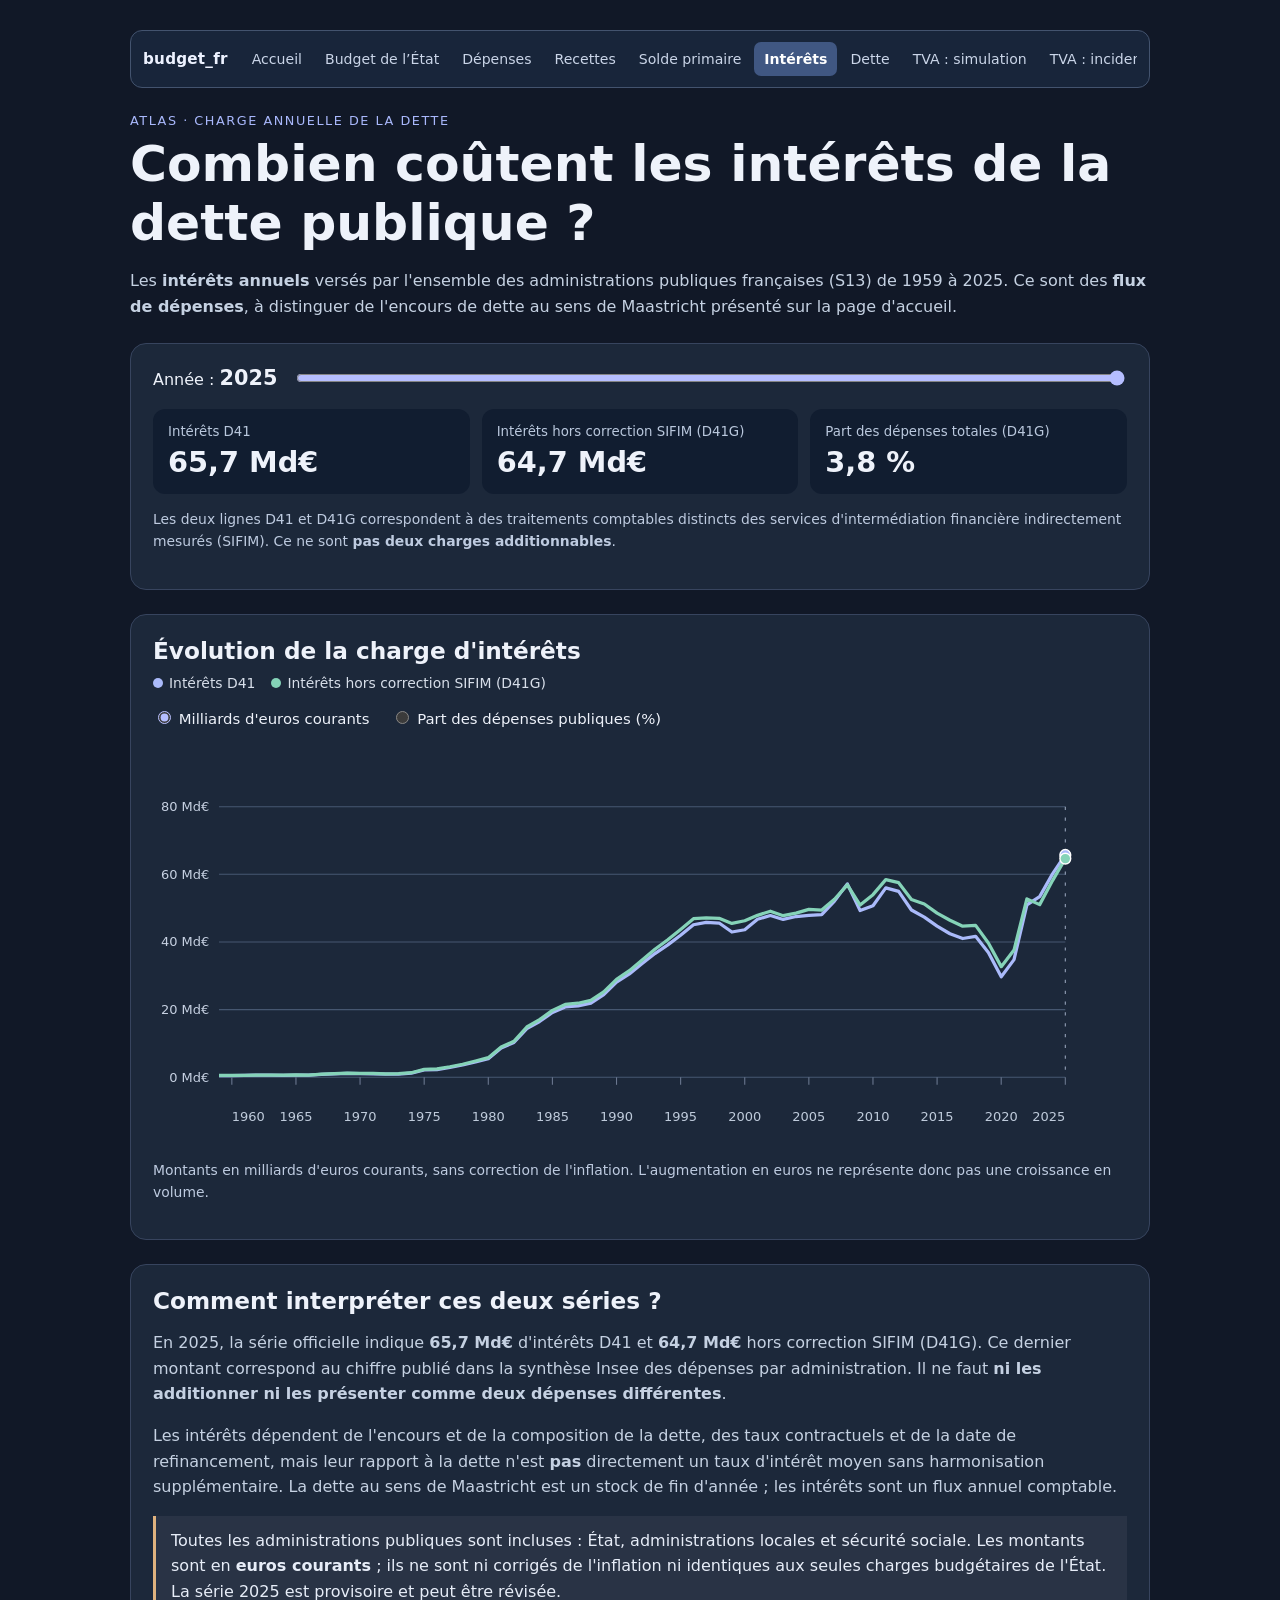
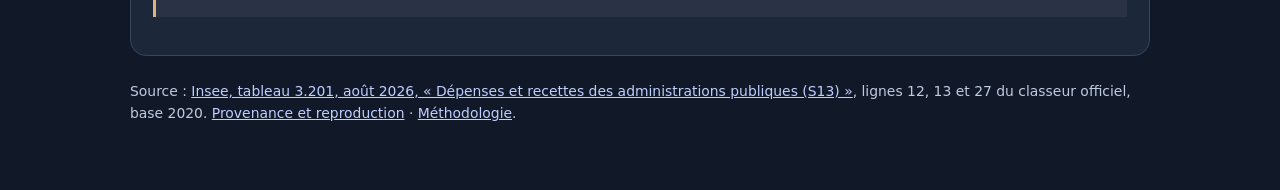
<file: interets.html>
<!doctype html>
<html lang="fr"><head><meta charset="utf-8"><meta name="viewport" content="width=device-width,initial-scale=1">
<title>Intérêts de la dette publique, 1959–2025 · budget_fr</title>
<style>
:root{color-scheme:dark;background:#111827;color:#eef2fa;font-family:system-ui,-apple-system,BlinkMacSystemFont,"Segoe UI",sans-serif}
*{box-sizing:border-box}body{max-width:1060px;margin:auto;padding:30px 20px 52px}
a{color:#bfcfff}a:hover{color:#fff}h1{font-size:clamp(2rem,4vw,3.15rem);margin:6px 0 12px}
h2{margin:0 0 11px;font-size:1.45rem}p{line-height:1.6;color:#c5d1e2}
.eyebrow{color:#a9b8fc;letter-spacing:.12em;font-size:.8rem;text-transform:uppercase;margin-top:25px}
.panel{background:#1c283a;border:1px solid #37445e;border-radius:16px;padding:22px;margin:24px 0}
.controls{display:flex;gap:17px;align-items:center;flex-wrap:wrap}
input{accent-color:#b5beff}input[type=range]{flex:1;min-width:180px}
label{cursor:pointer}#year-selected{font-size:1.3rem;font-weight:700;font-variant-numeric:tabular-nums}
.metrics{display:grid;grid-template-columns:repeat(3,minmax(0,1fr));gap:12px;margin:19px 0 5px}
.metric{background:#111d30;border-radius:12px;padding:15px}
.metric small{color:#bac8dd;display:block}.metric strong{display:block;font-size:clamp(1.25rem,3vw,1.8rem);font-variant-numeric:tabular-nums;margin-top:6px}
.legend{display:flex;gap:16px;flex-wrap:wrap;color:#d8dfea;font-size:.87rem}
.dot{display:inline-block;width:10px;height:10px;border-radius:50%;margin-right:6px}
.modes{display:flex;gap:22px;flex-wrap:wrap;margin:17px 0}
.modes label{font-size:.93rem}svg{display:block;width:100%;height:auto;overflow:visible}
.fine{font-size:.87rem;color:#becbe0}
.warning{border-left:3px solid #dfb27e;background:#293345;padding:12px 15px;color:#e7edf8}
@media(max-width:700px){body{padding:20px 12px}.panel{padding:15px}.metrics{grid-template-columns:1fr}.controls{gap:10px}}
</style><link rel="stylesheet" href="/atlas-nav.css">
</head><body>
<nav class="atlas-nav" aria-label="Sections de l’atlas"><a class="atlas-nav__brand" href="/">budget_fr</a><div class="atlas-nav__links"><a href="/">Accueil</a><a href="/etat.html">Budget de l’État</a><a href="/fonctions.html">Dépenses</a><a href="/recettes.html">Recettes</a><a href="/solde-primaire.html">Solde primaire</a><a href="/interets.html" aria-current="page">Intérêts</a><a href="/dette.html">Dette</a><a href="/tva-justice.html">TVA : simulation</a><a href="/tva-incidence.html">TVA : incidence</a><a href="/aides-entreprises.html">Aides aux entreprises</a><a href="/apprentissage.html">Apprentissage</a></div></nav>
<div class="eyebrow">Atlas · Charge annuelle de la dette</div>
<h1>Combien coûtent les intérêts de la dette publique ?</h1>
<p>Les <strong>intérêts annuels</strong> versés par l'ensemble des administrations publiques françaises (S13) de 1959 à 2025. Ce sont des <strong>flux de dépenses</strong>, à distinguer de l'encours de dette au sens de Maastricht présenté sur la page d'accueil.</p>
<section class="panel">
<div class="controls"><label for="year">Année : <span id="year-selected">2025</span></label>
<input type="range" id="year" min="1959" max="2025" value="2025" aria-label="Sélectionner une année entre 1959 et 2025"></div>
<div class="metrics">
<div class="metric"><small>Intérêts D41</small><strong id="d41-value">—</strong></div>
<div class="metric"><small>Intérêts hors correction SIFIM (D41G)</small><strong id="d41g-value">—</strong></div>
<div class="metric"><small>Part des dépenses totales (D41G)</small><strong id="expenditure-share">—</strong></div>
</div>
<p class="fine">Les deux lignes D41 et D41G correspondent à des traitements comptables distincts des services d'intermédiation financière indirectement mesurés (SIFIM). Ce ne sont <strong>pas deux charges additionnables</strong>.</p>
</section>
<section class="panel">
<h2>Évolution de la charge d'intérêts</h2>
<div class="legend">
<span><i class="dot" style="background:#aabafa"></i>Intérêts D41</span>
<span><i class="dot" style="background:#85d3b8"></i>Intérêts hors correction SIFIM (D41G)</span>
</div>
<div class="modes" role="group" aria-label="Choix de l'unité du graphique">
<label><input type="radio" name="mode" value="bn" checked> Milliards d'euros courants</label>
<label><input type="radio" name="mode" value="share"> Part des dépenses publiques (%)</label>
</div>
<svg id="interest-chart" viewBox="0 0 900 370" role="img" aria-label="Intérêts des administrations publiques, en milliards d'euros courants ou en part des dépenses, 1959 à 2025"></svg>
<p class="fine" id="chart-explanation">Montants en milliards d'euros courants, sans correction de l'inflation. L'augmentation en euros ne représente donc pas une croissance en volume.</p>
</section>
<section class="panel">
<h2>Comment interpréter ces deux séries ?</h2>
<p>En 2025, la série officielle indique <strong>65,7 Md€</strong> d'intérêts D41 et <strong>64,7 Md€</strong> hors correction SIFIM (D41G). Ce dernier montant correspond au chiffre publié dans la synthèse Insee des dépenses par administration. Il ne faut <strong>ni les additionner ni les présenter comme deux dépenses différentes</strong>.</p>
<p>Les intérêts dépendent de l'encours et de la composition de la dette, des taux contractuels et de la date de refinancement, mais leur rapport à la dette n'est <strong>pas</strong> directement un taux d'intérêt moyen sans harmonisation supplémentaire. La dette au sens de Maastricht est un stock de fin d'année ; les intérêts sont un flux annuel comptable.</p>
<p class="warning">Toutes les administrations publiques sont incluses : État, administrations locales et sécurité sociale. Les montants sont en <strong>euros courants</strong> ; ils ne sont ni corrigés de l'inflation ni identiques aux seules charges budgétaires de l'État. La série 2025 est provisoire et peut être révisée.</p>
</section>
<p class="fine">Source : <a href="https://www.insee.fr/fr/statistiques/8988845">Insee, tableau 3.201, août 2026, « Dépenses et recettes des administrations publiques (S13) »</a>, lignes 12, 13 et 27 du classeur officiel, base 2020. <a href="/DATA_SOURCES.md">Provenance et reproduction</a> · <a href="/METHODOLOGY.md">Méthodologie</a>.</p>
<script>
(async()=>{
 const response=await fetch('/data/interets_apu_1959_2025_bn_eur.csv');
 if(!response.ok)throw Error('Données d’intérêts indisponibles');
 const [head,...lines]=(await response.text()).trim().split(/\r?\n/);
 const fields=head.split(',');
 const rows=lines.map(line=>Object.fromEntries(line.split(',').map((v,i)=>[fields[i],Number(v)])));
 if(rows.length!==67||rows.some((row,i)=>row.year!==1959+i ||
    !Number.isFinite(row.interest_d41_bn_eur)||!Number.isFinite(row.interest_ex_fisim_bn_eur)||
    !Number.isFinite(row.total_expenditure_bn_eur)||row.total_expenditure_bn_eur<=0))
  throw Error('Série incomplète ou données invalides');
 const slider=document.getElementById('year'),svg=document.getElementById('interest-chart');
 const compact=window.matchMedia('(max-width:700px)');
 const ns='http://www.w3.org/2000/svg';
 const money=n=>n.toLocaleString('fr-FR',{minimumFractionDigits:1,maximumFractionDigits:1})+' Md€';
 const pct=n=>n.toLocaleString('fr-FR',{minimumFractionDigits:1,maximumFractionDigits:1})+' %';
 const series=[
  {key:'interest_d41_bn_eur',color:'#aabafa'},
  {key:'interest_ex_fisim_bn_eur',color:'#85d3b8'}
 ];
 let mode='bn';
 const value=(row,key)=>mode==='bn'?row[key]:100*row[key]/row.total_expenditure_bn_eur;
 const X=i=>61+782*i/66;
 const Y=(n,limit)=>307-(n/limit)*250;
 function element(tag,attrs,text){
  const node=document.createElementNS(ns,tag);
  for(const [k,v] of Object.entries(attrs))node.setAttribute(k,String(v));
  if(text!==undefined)node.textContent=text;
  return node;
 }
 function years(){
  const out=[];
  const step=compact.matches?10:5;
  for(let y=1960;y<=2025;y+=step)out.push(y);
  if(out.at(-1)!==2025){
   if(compact.matches && 2025-out.at(-1)<7)out.pop();
   out.push(2025);
  }
  return out;
 }
 function refresh(){
  const selected=Number(slider.value)-1959,row=rows[selected];
  document.getElementById('year-selected').textContent=String(row.year);
  document.getElementById('d41-value').textContent=money(row.interest_d41_bn_eur);
  document.getElementById('d41g-value').textContent=money(row.interest_ex_fisim_bn_eur);
  document.getElementById('expenditure-share').textContent=pct(100*row.interest_ex_fisim_bn_eur/row.total_expenditure_bn_eur);
  const peak=Math.max(...rows.flatMap(r=>series.map(s=>value(r,s.key))));
  const max=mode==='bn'?Math.ceil(peak/20)*20:Math.ceil(peak/2)*2;
  svg.replaceChildren();
  for(let i=0;i<=4;i++){
   const v=max*i/4,y=Y(v,max);
   svg.append(element('line',{x1:61,x2:843,y1:y,y2:y,stroke:'#465770'}));
   svg.append(element('text',{x:52,y:y+4,'text-anchor':'end',fill:'#c6d0e1','font-size':12},
      mode==='bn'?v.toLocaleString('fr-FR',{maximumFractionDigits:1})+' Md€':pct(v)));
  }
  for(const s of series){
   const d=rows.map((r,i)=>(i?'L':'M')+X(i).toFixed(1)+' '+Y(value(r,s.key),max).toFixed(1)).join(' ');
   svg.append(element('path',{d,fill:'none',stroke:s.color,'stroke-width':3,'stroke-linejoin':'round'}));
  }
  svg.append(element('line',{x1:X(selected),x2:X(selected),y1:57,y2:307,stroke:'#d6e4fd','stroke-dasharray':'3 7',opacity:.65}));
  for(const s of series)svg.append(element('circle',{cx:X(selected),cy:Y(value(row,s.key),max),r:5,fill:s.color,stroke:'#fff','stroke-width':1.3}));
  const ticks=years();
  for(const [i,year] of ticks.entries()){
   const x=X(year-1959);
   svg.append(element('line',{x1:x,x2:x,y1:307,y2:314,stroke:'#6b7890'}));
   svg.append(element('text',{x,y:347,fill:'#bfcbdb','font-size':12,
    'text-anchor':i===0?'start':i===ticks.length-1?'end':'middle'},String(year)));
  }
  svg.setAttribute('aria-label','Évolution des intérêts D41 et D41G de 1959 à 2025 en '+(mode==='bn'?'milliards d’euros courants':'pourcentage des dépenses publiques')+', année sélectionnée '+row.year);
  document.getElementById('chart-explanation').textContent=mode==='bn'
   ?"Montants en milliards d'euros courants, sans correction de l'inflation. L'augmentation en euros ne représente donc pas une croissance en volume."
   :"Parts calculées en % du total des dépenses S13 de la même année et du même tableau Insee, et non en % du PIB.";
 }
 slider.addEventListener('input',refresh);
 compact.addEventListener('change',refresh);
 document.querySelectorAll('input[name=mode]').forEach(input=>input.addEventListener('change',()=>{
  if(input.checked){mode=input.value;refresh();}
 }));
 refresh();
})().catch(error=>{document.getElementById('interest-chart').replaceWith(
  Object.assign(document.createElement('p'),{textContent:'Impossible de charger le graphique : '+error.message}));});
</script></body></html>
</file>
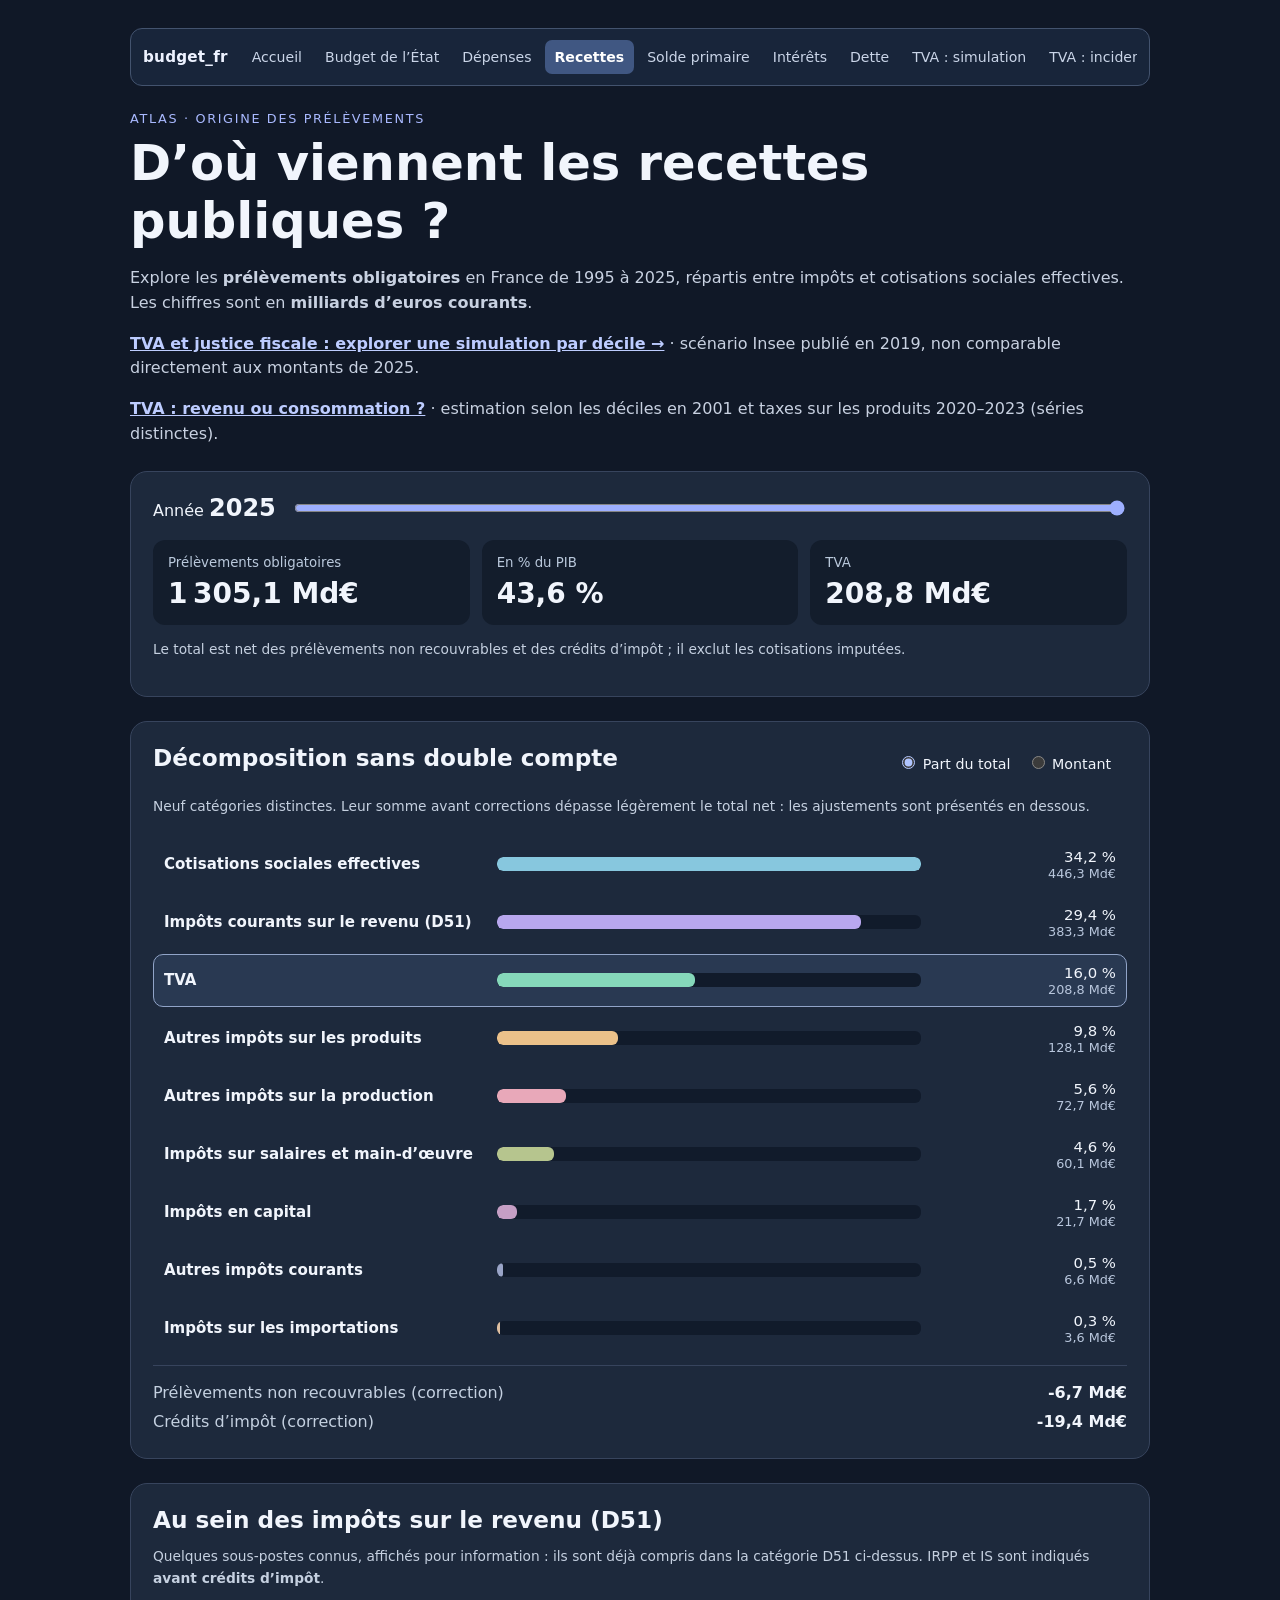
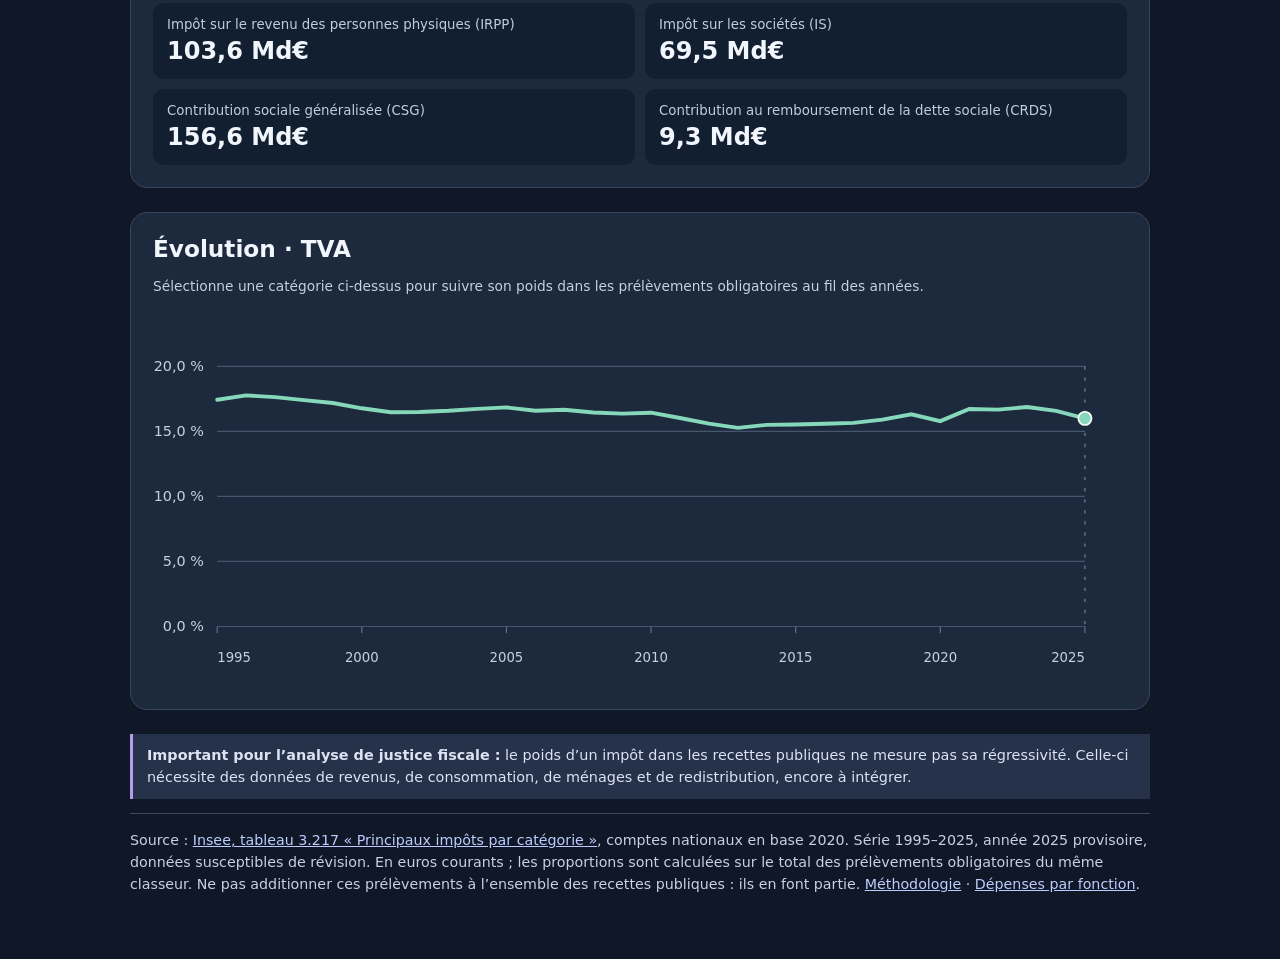
<file: recettes.html>
<!doctype html>
<html lang="fr"><head><meta charset="utf-8"><meta name="viewport" content="width=device-width,initial-scale=1">
<title>Recettes et prélèvements obligatoires 1995–2025 · budget_fr</title>
<style>
:root{color-scheme:dark;font-family:system-ui,-apple-system,BlinkMacSystemFont,"Segoe UI",sans-serif;color:#f1f5fc;background:#101827}
*{box-sizing:border-box}body{max-width:1060px;margin:auto;padding:28px 20px 50px}
a{color:#bdccff}a:hover{color:white}.eyebrow{font-size:.8rem;text-transform:uppercase;letter-spacing:.13em;color:#a9b9ff;margin:25px 0 8px}
h1{font-size:clamp(2rem,4vw,3.1rem);margin:0 0 12px}h2{font-size:1.45rem;margin:0 0 12px}
p{line-height:1.55;color:#c8d1e1}.panel{background:#1d293c;border:1px solid #37445d;border-radius:17px;padding:22px;margin:24px 0}
.controls{display:flex;gap:16px;align-items:center;flex-wrap:wrap}
input[type=range]{accent-color:#9dafff;flex:1;min-width:210px}input[type=radio]{accent-color:#b0c5ff}
#year-label{font-size:1.5rem;font-weight:700;font-variant-numeric:tabular-nums}
.metrics{display:grid;grid-template-columns:repeat(3,minmax(0,1fr));gap:12px;margin-top:18px}
.metric{padding:15px;background:#131d2c;border-radius:12px}.metric small{display:block;color:#bac9dc}
.metric strong{display:block;font-size:clamp(1.25rem,3vw,1.75rem);margin-top:7px;font-variant-numeric:tabular-nums}
.caption{font-size:.86rem;color:#c5d0e0}.mode label{margin-right:16px;white-space:nowrap;cursor:pointer;font-size:.89rem}
.rows{display:grid;gap:5px;margin:20px 0 6px}
.item{background:transparent;border:1px solid transparent;border-radius:10px;color:inherit;font:inherit;display:grid;grid-template-columns:minmax(180px,1.5fr) minmax(100px,2fr) minmax(110px,.85fr);gap:14px;align-items:center;text-align:left;padding:9px 10px;width:100%;cursor:pointer}
.item:hover,.item:focus-visible,.item[aria-pressed=true]{background:#293952;outline:none}
.item[aria-pressed=true]{border-color:#91a4c8}
.item-name{font-size:.94rem;font-weight:550}.track{height:14px;background:#111b2b;border-radius:6px;overflow:hidden}
.fill{height:100%;display:block;border-radius:6px;min-width:1px}
.value{text-align:right;white-space:nowrap;font-variant-numeric:tabular-nums;font-size:.93rem}
.value small{display:block;color:#b8c6dc;font-size:.8rem}
.adjustments{border-top:1px solid #37445d;margin-top:10px;padding-top:12px}
.adjustments .line{display:flex;justify-content:space-between;gap:12px;font-variant-numeric:tabular-nums;padding:5px 0}
.adjustments .line span:first-child{color:#c4d0e0}
.nested{display:grid;grid-template-columns:repeat(2,minmax(0,1fr));gap:10px}
.nested article{padding:14px;border-radius:11px;background:#121f30}
.nested article small{color:#c0cde0;display:block}.nested article strong{font-size:1.5rem;display:block;margin-top:5px}
svg{display:block;width:100%;height:auto}.source{border-top:1px solid #3b485f;padding-top:15px;font-size:.89rem}
.warning{border-left:3px solid #b49ce8;padding:10px 14px;background:#26324a;font-size:.9rem;color:#dbe4f4}
@media(max-width:680px){body{padding:20px 12px}.panel{padding:15px;margin:16px 0}.metrics{grid-template-columns:1fr 1fr}.nested{grid-template-columns:1fr 1fr}.item{grid-template-columns:minmax(0,1fr) minmax(75px,.7fr);gap:8px}.item-name{font-size:.82rem}.track{grid-column:1/-1;grid-row:2;height:10px}.value{grid-column:2;grid-row:1;font-size:.82rem}}
@media(max-width:450px){.metrics{grid-template-columns:1fr}.nested{grid-template-columns:1fr}}
body.loading-data .metrics,body.loading-data .rows,body.loading-data .adjustments,body.loading-data .nested,body.loading-data #trend{display:none}
[hidden]{display:none !important}
#load-status{font-size:.95rem;color:#dce7fa}
#load-status button{background:#344968;border:1px solid #8aa4d4;border-radius:8px;padding:7px 12px;color:#fff;cursor:pointer;font:inherit}
</style><link rel="stylesheet" href="/atlas-nav.css">
</head><body class="loading-data">
<nav class="atlas-nav" aria-label="Sections de l’atlas"><a class="atlas-nav__brand" href="/">budget_fr</a><div class="atlas-nav__links"><a href="/">Accueil</a><a href="/etat.html">Budget de l’État</a><a href="/fonctions.html">Dépenses</a><a href="/recettes.html" aria-current="page">Recettes</a><a href="/solde-primaire.html">Solde primaire</a><a href="/interets.html">Intérêts</a><a href="/dette.html">Dette</a><a href="/tva-justice.html">TVA : simulation</a><a href="/tva-incidence.html">TVA : incidence</a><a href="/aides-entreprises.html">Aides aux entreprises</a><a href="/apprentissage.html">Apprentissage</a></div></nav>
<div class="eyebrow">Atlas · Origine des prélèvements</div>
<h1>D’où viennent les recettes publiques ?</h1>
<p>Explore les <strong>prélèvements obligatoires</strong> en France de 1995 à 2025, répartis entre impôts et cotisations sociales effectives. Les chiffres sont en <strong>milliards d’euros courants</strong>.</p>
<p><a href="/tva-justice.html"><strong>TVA et justice fiscale : explorer une simulation par décile →</strong></a> · scénario Insee publié en 2019, non comparable directement aux montants de 2025.</p>
<p><a href="/tva-incidence.html"><strong>TVA : revenu ou consommation ?</strong></a> · estimation selon les déciles en 2001 et taxes sur les produits 2020–2023 (séries distinctes).</p>
<section class="panel">
<p id="load-status" role="status" aria-live="polite">Chargement des données…</p>
<div class="controls"><label for="year">Année <span id="year-label">2025</span></label><input id="year" type="range" min="1995" max="2025" value="2025" aria-label="Choisir une année entre 1995 et 2025"></div>
<div class="metrics">
<div class="metric"><small>Prélèvements obligatoires</small><strong id="total">—</strong></div>
<div class="metric"><small>En % du PIB</small><strong id="ratio">—</strong></div>
<div class="metric"><small>TVA</small><strong id="vat">—</strong></div>
</div>
<p class="caption">Le total est net des prélèvements non recouvrables et des crédits d’impôt ; il exclut les cotisations imputées.</p>
</section>
<section class="panel">
<div class="controls"><h2 style="flex:1">Décomposition sans double compte</h2>
<div class="mode" role="group" aria-label="Mode d'affichage"><label><input type="radio" name="mode" value="share" checked> Part du total</label><label><input type="radio" name="mode" value="amount"> Montant</label></div>
</div>
<p class="caption">Neuf catégories distinctes. Leur somme avant corrections dépasse légèrement le total net : les ajustements sont présentés en dessous.</p>
<div class="rows" id="breakdown"></div>
<div class="adjustments" id="adjustments"></div>
</section>
<section class="panel"><h2>Au sein des impôts sur le revenu (D51)</h2>
<p class="caption">Quelques sous-postes connus, affichés pour information : ils sont déjà compris dans la catégorie D51 ci-dessus. IRPP et IS sont indiqués <strong>avant crédits d’impôt</strong>.</p>
<div class="nested"><article><small>Impôt sur le revenu des personnes physiques (IRPP)</small><strong id="irpp">—</strong></article>
<article><small>Impôt sur les sociétés (IS)</small><strong id="is">—</strong></article>
<article><small>Contribution sociale généralisée (CSG)</small><strong id="csg">—</strong></article>
<article><small>Contribution au remboursement de la dette sociale (CRDS)</small><strong id="crds">—</strong></article></div>
</section>
<section class="panel">
<h2 id="trend-title">Évolution · TVA</h2>
<p class="caption">Sélectionne une catégorie ci-dessus pour suivre son poids dans les prélèvements obligatoires au fil des années.</p>
<svg id="trend" viewBox="0 0 880 340" role="img" aria-label="Évolution du poids de la catégorie sélectionnée entre 1995 et 2025"></svg>
</section>
<p class="warning"><strong>Important pour l’analyse de justice fiscale :</strong> le poids d’un impôt dans les recettes publiques ne mesure pas sa régressivité. Celle-ci nécessite des données de revenus, de consommation, de ménages et de redistribution, encore à intégrer.</p>
<p class="source">Source : <a href="https://www.insee.fr/fr/statistiques/8988845">Insee, tableau 3.217 « Principaux impôts par catégorie »</a>, comptes nationaux en base 2020. Série 1995–2025, année 2025 provisoire, données susceptibles de révision. En euros courants ; les proportions sont calculées sur le total des prélèvements obligatoires du même classeur. Ne pas additionner ces prélèvements à l’ensemble des recettes publiques : ils en font partie. <a href="/METHODOLOGY.md">Méthodologie</a> · <a href="/fonctions.html">Dépenses par fonction</a>.</p>
<script>
(async()=>{
const response=await fetch('/data/recettes_1995_2025_bn_eur.csv');
if(!response.ok)throw Error('Fichier de recettes inaccessible');
const [header,...lines]=(await response.text()).trim().split(/\r?\n/),fields=header.split(',');
const rows=lines.map(line=>Object.fromEntries(line.split(',').map((v,i)=>[fields[i],Number(v)])));
if(rows.length!==31||rows[0].year!==1995||rows.at(-1).year!==2025)throw Error('Années manquantes ou inattendues');
const categories=[
['social_effective_bn_eur','Cotisations sociales effectives','#87c7de'],
['income_bn_eur','Impôts courants sur le revenu (D51)','#b8a7ee'],
['vat_bn_eur','TVA','#85d8ba'],
['product_bn_eur','Autres impôts sur les produits','#ebc18a'],
['production_bn_eur','Autres impôts sur la production','#e8a8b9'],
['payroll_bn_eur','Impôts sur salaires et main-d’œuvre','#b6c58e'],
['capital_bn_eur','Impôts en capital','#c69fc5'],
['other_current_bn_eur','Autres impôts courants','#99a4c7'],
['import_bn_eur','Impôts sur les importations','#debfa1']
];
const slider=document.getElementById('year'),list=document.getElementById('breakdown'),adjust=document.getElementById('adjustments');
function yearTicks(start,end,compact){
 const step=compact?10:5;
 const years=[];
 for(let year=start;year<=end;year+=step)years.push(year);
 if(years[years.length-1]!==end){
  // Leave enough space between the last mobile ticks and the final year.
  if(compact && end-years[years.length-1]<7)years.pop();
  years.push(end);
 }
 return years;
}
const compactQuery=window.matchMedia('(max-width: 700px)');
let selected='vat_bn_eur',mode='share';
const money=n=>n.toLocaleString('fr-FR',{minimumFractionDigits:1,maximumFractionDigits:1})+' Md€';
const pct=n=>n.toLocaleString('fr-FR',{minimumFractionDigits:1,maximumFractionDigits:1})+' %';
function draw(){
 const svg=document.getElementById('trend'),cat=categories.find(c=>c[0]===selected);
 const values=rows.map(r=>100*r[selected]/r.levies_bn_eur);
 const upper=Math.ceil(Math.max(...values)*1.12/5)*5 || 5,x=i=>58+i*784/30,y=v=>285-235*v/upper;
 const ns='http://www.w3.org/2000/svg';
 function el(tag,attrs,txt){const node=document.createElementNS(ns,tag);for(const [k,v] of Object.entries(attrs))node.setAttribute(k,String(v));if(txt!==undefined)node.textContent=txt;return node;}
 svg.replaceChildren();
 for(let i=0;i<=4;i++){const v=upper*i/4,yy=y(v);svg.append(el('line',{x1:58,y1:yy,x2:842,y2:yy,stroke:'#47556d'}));svg.append(el('text',{x:46,y:yy+4,fill:'#c5d0e0','text-anchor':'end','font-size':13},pct(v)));}
 const d=values.map((v,i)=>(i?'L':'M')+x(i).toFixed(1)+','+y(v).toFixed(1)).join(' ');
 svg.append(el('path',{d,stroke:cat[2],'stroke-width':3.5,fill:'none','stroke-linecap':'round'}));
 const years=yearTicks(1995,2025,compactQuery.matches);
 for(const [i,year] of years.entries()){
  const xpos=x(year-1995);
  svg.append(el('line',{x1:xpos,y1:285,x2:xpos,y2:291,stroke:'#65758d'}));
  svg.append(el('text',{x:xpos,y:317,fill:'#c5d0e0','font-size':12,
   'text-anchor':i===0?'start':i===years.length-1?'end':'middle'},String(year)));
 }
 const i=Number(slider.value)-1995;
 svg.append(el('line',{x1:x(i),x2:x(i),y1:50,y2:285,stroke:'#dbe4ff','stroke-width':1,'stroke-dasharray':'3 7',opacity:.5}));
 svg.append(el('circle',{cx:x(i),cy:y(values[i]),r:6,fill:cat[2],stroke:'#fff','stroke-width':1.5}));
 document.getElementById('trend-title').textContent='Évolution · '+cat[1];
 svg.setAttribute('aria-label','Part de '+cat[1]+' dans les prélèvements obligatoires, 1995–2025');
}
function refresh(){
 const r=rows[Number(slider.value)-1995];if(!r)return;
 document.getElementById('year-label').textContent=r.year;
 for(const [id,value] of [['total',money(r.levies_bn_eur)],['ratio',pct(r.levies_pct_gdp)],['vat',money(r.vat_bn_eur)],['irpp',money(r.irpp_before_credits_bn_eur)],['is',money(r.is_before_credits_bn_eur)],['csg',money(r.csg_bn_eur)],['crds',money(r.crds_bn_eur)]])document.getElementById(id).textContent=value;
 list.replaceChildren();
 const sorted=categories.slice().sort((a,b)=>r[b[0]]-r[a[0]]);
 const max=Math.max(...sorted.map(c=>mode==='share'?100*r[c[0]]/r.levies_bn_eur:r[c[0]]));
 for(const [key,label,color] of sorted){
  const amount=r[key],part=amount/r.levies_bn_eur*100;
  const btn=document.createElement('button');btn.type='button';btn.className='item';btn.setAttribute('aria-pressed',String(selected===key));
  btn.setAttribute('aria-label',label+' : '+money(amount)+', '+pct(part));
  const name=document.createElement('span');name.className='item-name';name.textContent=label;
  const track=document.createElement('span');track.className='track';
  const fill=document.createElement('span');fill.className='fill';fill.style.background=color;fill.style.width=(100*(mode==='share'?part:amount)/max)+'%';track.append(fill);
  const value=document.createElement('span');value.className='value';value.textContent=mode==='share'?pct(part):money(amount);
  const sub=document.createElement('small');sub.textContent=mode==='share'?money(amount):pct(part);value.append(sub);
  btn.append(name,track,value);btn.addEventListener('click',()=>{selected=key;refresh();});list.append(btn);
 }
 adjust.replaceChildren();
 for(const [label,val] of [['Prélèvements non recouvrables (correction)',r.uncollectable_bn_eur],["Crédits d’impôt (correction)",r.tax_credits_bn_eur]]){
  const line=document.createElement('div');line.className='line';
  const text=document.createElement('span');text.textContent=label;
  const number=document.createElement('strong');number.textContent=money(val);
  line.append(text,number);adjust.append(line);
 }
 draw();
}
slider.addEventListener('input',refresh);
compactQuery.addEventListener('change',draw);
document.querySelectorAll('input[name=mode]').forEach(input=>input.addEventListener('change',()=>{if(input.checked){mode=input.value;refresh();}}));
refresh();
document.body.classList.remove('loading-data');
document.getElementById('load-status').hidden=true;
})().catch(error=>{
 const status=document.getElementById('load-status');
 status.textContent='Impossible de charger les données : '+error.message+' ';
 const retry=document.createElement('button');retry.type='button';retry.textContent='Réessayer';
 retry.addEventListener('click',()=>window.location.reload());status.append(retry);
});
</script></body></html>
</file>
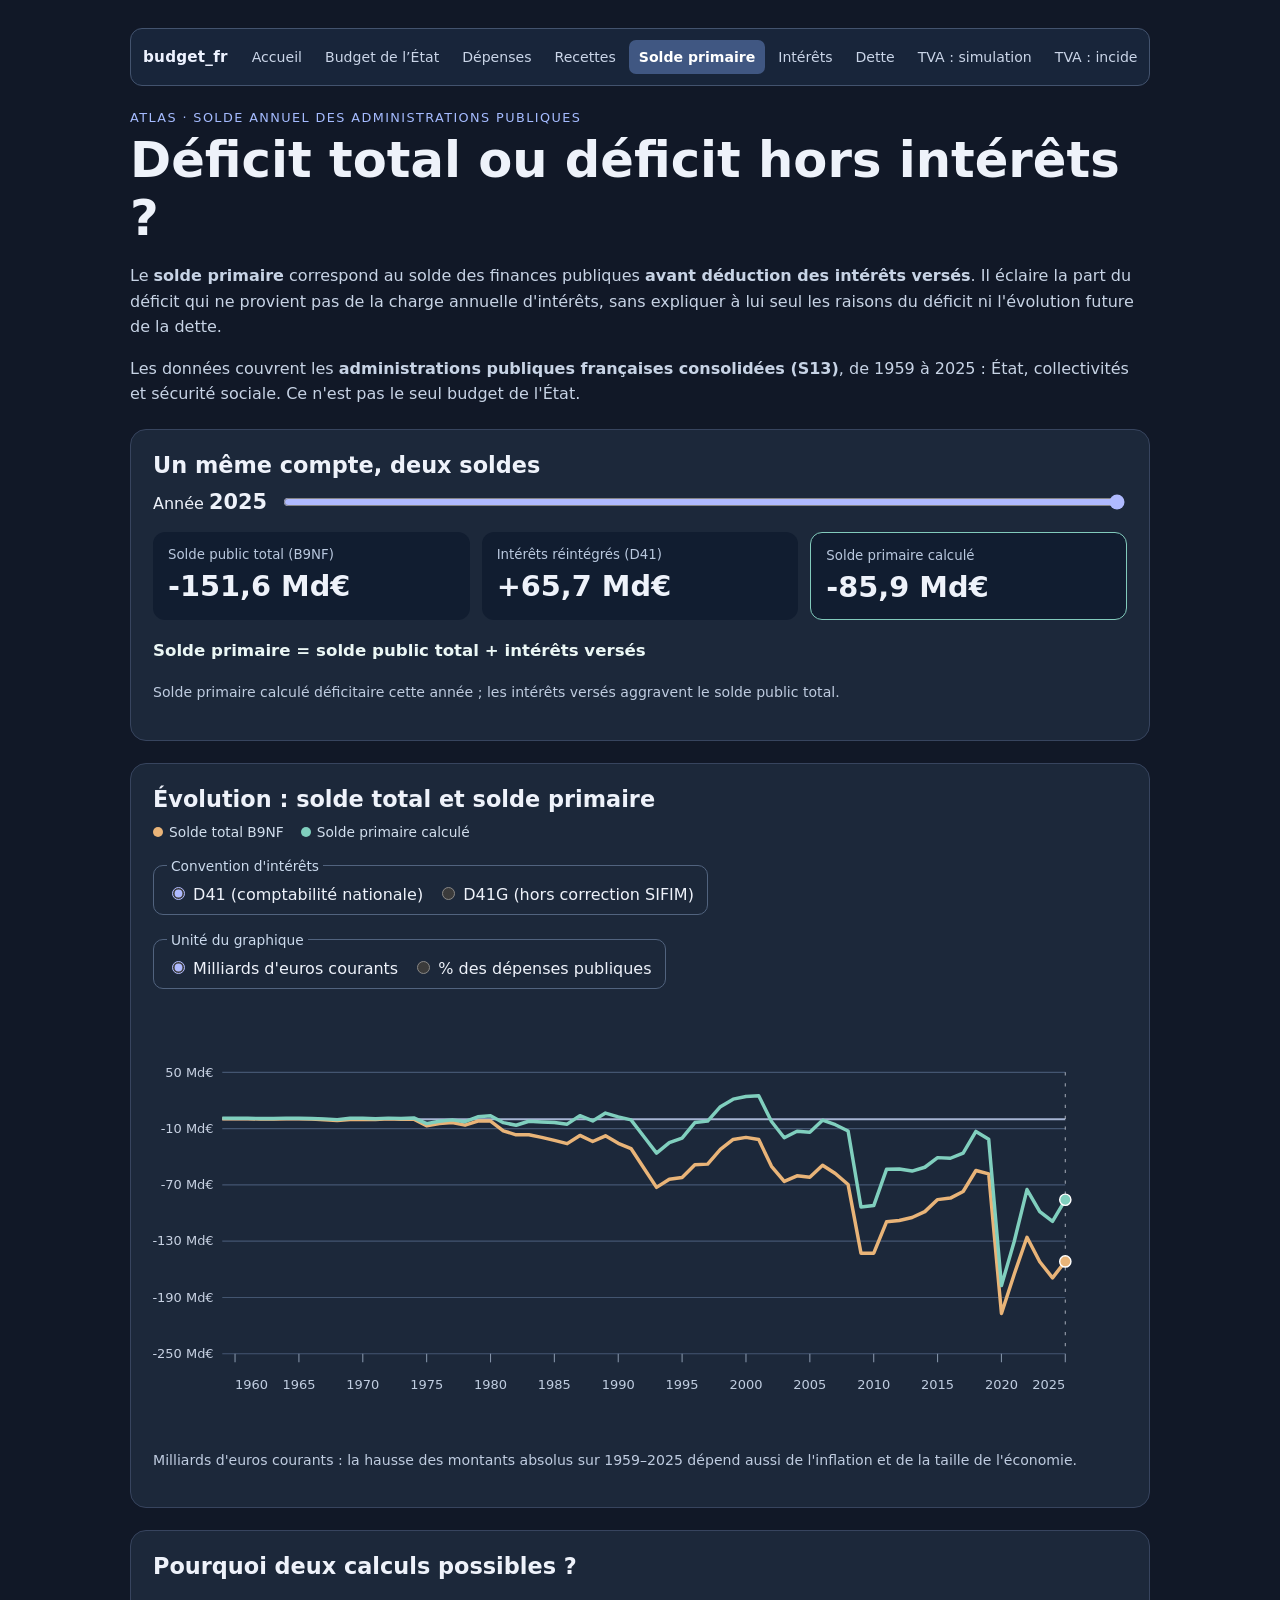
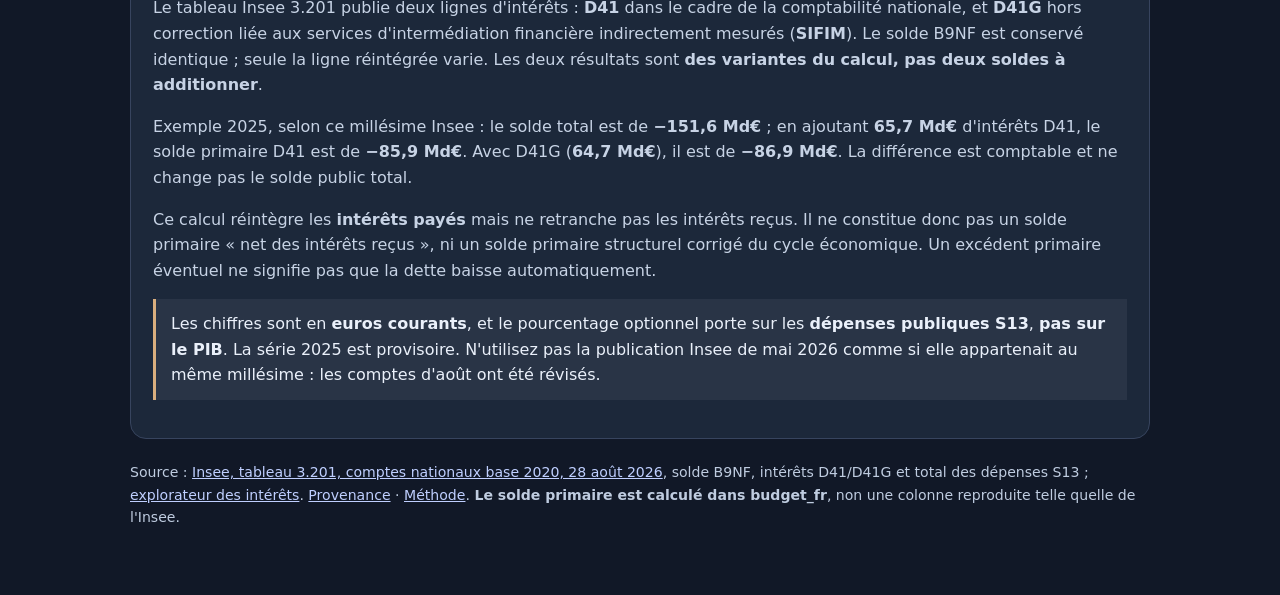
<file: solde-primaire.html>
<!doctype html>
<html lang="fr"><head><meta charset="utf-8"><meta name="viewport" content="width=device-width,initial-scale=1">
<title>Solde primaire des finances publiques (1959–2025) · budget_fr</title>
<style>
:root{color-scheme:dark;background:#111827;color:#eef2fa;font-family:system-ui,-apple-system,BlinkMacSystemFont,"Segoe UI",sans-serif}
*{box-sizing:border-box}
body{max-width:1060px;margin:auto;padding:28px 20px 52px}
a{color:#bfcfff}a:hover{color:#fff}
h1{font-size:clamp(2rem,4vw,3.1rem);margin:6px 0 12px}
h2{font-size:1.4rem;margin:0 0 12px}
p{line-height:1.6;color:#c7d3e5}
.eyebrow{text-transform:uppercase;letter-spacing:.11em;font-size:.8rem;color:#a5bbff;margin-top:24px}
.panel{background:#1c283a;border:1px solid #37445e;border-radius:16px;padding:22px;margin:22px 0}
.controls{display:flex;gap:14px;align-items:center;flex-wrap:wrap}
input{accent-color:#afbaff}
input[type=range]{flex:1;min-width:180px}
label{cursor:pointer}
label strong{font-variant-numeric:tabular-nums;font-size:1.3rem}
.metrics{display:grid;grid-template-columns:repeat(3,minmax(0,1fr));gap:12px;margin:18px 0}
.metric{background:#111d30;border-radius:12px;padding:15px}
.metric small{display:block;color:#b9c8de}
.metric strong{display:block;font-size:clamp(1.17rem,2.9vw,1.8rem);font-variant-numeric:tabular-nums;margin-top:7px}
.metric.primary{border:1px solid #82cbbc}
.fine{font-size:.88rem;color:#bfcce0}
.legend,.options{display:flex;gap:17px;flex-wrap:wrap;align-items:center}
.legend{font-size:.86rem;color:#d2dfee}
.dot{width:10px;height:10px;border-radius:50%;display:inline-block;margin-right:6px}
.options{margin:18px 0 13px}
.options fieldset{border:1px solid #51637e;border-radius:10px;display:flex;flex-wrap:wrap;gap:8px 14px;margin:0;padding:10px 13px}
.options legend{color:#cbdaed;font-size:.86rem;padding:0 4px}
svg{display:block;width:100%;height:auto;overflow:visible}
.formula{font-size:1.04rem;font-weight:650;color:#ebf7f5}
.warning{border-left:3px solid #d9ae7e;background:#293446;color:#eaf0fa;padding:12px 15px}
#load-status{color:#dce7fa;font-size:.94rem}
#load-status button{background:#354967;border:1px solid #90a7d3;color:white;border-radius:8px;padding:7px 12px;font:inherit;cursor:pointer}
body.loading-data .metrics,body.loading-data #primary-chart{display:none}
[hidden]{display:none !important}
@media(max-width:700px){body{padding:20px 12px}.panel{padding:15px}.metrics{grid-template-columns:1fr}.controls{gap:9px}.options fieldset{width:100%}}
</style><link rel="stylesheet" href="/atlas-nav.css">
</head><body class="loading-data">
<nav class="atlas-nav" aria-label="Sections de l’atlas"><a class="atlas-nav__brand" href="/">budget_fr</a><div class="atlas-nav__links"><a href="/">Accueil</a><a href="/etat.html">Budget de l’État</a><a href="/fonctions.html">Dépenses</a><a href="/recettes.html">Recettes</a><a href="/solde-primaire.html" aria-current="page">Solde primaire</a><a href="/interets.html">Intérêts</a><a href="/dette.html">Dette</a><a href="/tva-justice.html">TVA : simulation</a><a href="/tva-incidence.html">TVA : incidence</a><a href="/aides-entreprises.html">Aides aux entreprises</a><a href="/apprentissage.html">Apprentissage</a></div></nav>
<div class="eyebrow">Atlas · Solde annuel des administrations publiques</div>
<h1>Déficit total ou déficit hors intérêts ?</h1>
<p>Le <strong>solde primaire</strong> correspond au solde des finances publiques <strong>avant déduction des intérêts versés</strong>. Il éclaire la part du déficit qui ne provient pas de la charge annuelle d'intérêts, sans expliquer à lui seul les raisons du déficit ni l'évolution future de la dette.</p>
<p>Les données couvrent les <strong>administrations publiques françaises consolidées (S13)</strong>, de 1959 à 2025 : État, collectivités et sécurité sociale. Ce n'est pas le seul budget de l'État.</p>
<section class="panel">
<h2>Un même compte, deux soldes</h2>
<p id="load-status" role="status" aria-live="polite">Chargement des données…</p>
<div class="controls"><label for="year">Année <strong id="selected-year">2025</strong></label>
<input type="range" id="year" min="1959" max="2025" value="2025" aria-label="Choisir une année de 1959 à 2025"></div>
<div class="metrics">
<div class="metric"><small>Solde public total (B9NF)</small><strong id="overall">—</strong></div>
<div class="metric"><small>Intérêts réintégrés (<span id="interest-label">D41</span>)</small><strong id="interest">—</strong></div>
<div class="metric primary"><small>Solde primaire calculé</small><strong id="primary">—</strong></div>
</div>
<p class="formula">Solde primaire = solde public total + intérêts versés</p>
<p class="fine" id="reading">Le signe positif indique un excédent ; le signe négatif, un déficit. Tous les chiffres proviennent du même tableau Insee.</p>
</section>
<section class="panel">
<h2>Évolution : solde total et solde primaire</h2>
<div class="legend">
<span><i class="dot" style="background:#e9b478"></i>Solde total B9NF</span>
<span><i class="dot" style="background:#80cfbe"></i>Solde primaire calculé</span>
</div>
<div class="options">
<fieldset><legend>Convention d'intérêts</legend>
<label><input type="radio" name="interest-mode" value="d41" checked> D41 (comptabilité nationale)</label>
<label><input type="radio" name="interest-mode" value="d41g"> D41G (hors correction SIFIM)</label>
</fieldset>
<fieldset><legend>Unité du graphique</legend>
<label><input type="radio" name="unit-mode" value="bn" checked> Milliards d'euros courants</label>
<label><input type="radio" name="unit-mode" value="share"> % des dépenses publiques</label>
</fieldset>
</div>
<svg id="primary-chart" viewBox="0 0 900 400" role="img" aria-label="Solde public total et solde primaire calculé, de 1959 à 2025"></svg>
<p class="fine" id="axis-note">Milliards d'euros courants. La comparaison sur une longue période est sensible à l'inflation et à la taille de l'économie.</p>
</section>
<section class="panel">
<h2>Pourquoi deux calculs possibles ?</h2>
<p>Le tableau Insee 3.201 publie deux lignes d'intérêts : <strong>D41</strong> dans le cadre de la comptabilité nationale, et <strong>D41G</strong> hors correction liée aux services d'intermédiation financière indirectement mesurés (<strong>SIFIM</strong>). Le solde B9NF est conservé identique ; seule la ligne réintégrée varie. Les deux résultats sont <strong>des variantes du calcul, pas deux soldes à additionner</strong>.</p>
<p>Exemple 2025, selon ce millésime Insee : le solde total est de <strong>−151,6 Md€</strong> ; en ajoutant <strong>65,7 Md€</strong> d'intérêts D41, le solde primaire D41 est de <strong>−85,9 Md€</strong>. Avec D41G (<strong>64,7 Md€</strong>), il est de <strong>−86,9 Md€</strong>. La différence est comptable et ne change pas le solde public total.</p>
<p>Ce calcul réintègre les <strong>intérêts payés</strong> mais ne retranche pas les intérêts reçus. Il ne constitue donc pas un solde primaire « net des intérêts reçus », ni un solde primaire structurel corrigé du cycle économique. Un excédent primaire éventuel ne signifie pas que la dette baisse automatiquement.</p>
<p class="warning">Les chiffres sont en <strong>euros courants</strong>, et le pourcentage optionnel porte sur les <strong>dépenses publiques S13</strong>, <strong>pas sur le PIB</strong>. La série 2025 est provisoire. N'utilisez pas la publication Insee de mai 2026 comme si elle appartenait au même millésime : les comptes d'août ont été révisés.</p>
</section>
<p class="fine">Source : <a href="https://www.insee.fr/fr/statistiques/8988845">Insee, tableau 3.201, comptes nationaux base 2020, 28 août 2026</a>, solde B9NF, intérêts D41/D41G et total des dépenses S13 ; <a href="/interets.html">explorateur des intérêts</a>. <a href="/DATA_SOURCES.md">Provenance</a> · <a href="/METHODOLOGY.md">Méthode</a>. <strong>Le solde primaire est calculé dans budget_fr</strong>, non une colonne reproduite telle quelle de l'Insee.</p>
<script>
(async()=>{
 const response=await fetch('/data/solde_primaire_apu_1959_2025_bn_eur.csv');
 if(!response.ok)throw Error('Fichier de solde primaire inaccessible');
 const [header,...lines]=(await response.text()).trim().split(/\r?\n/);
 const keys=header.split(',');
 const records=lines.map(line=>Object.fromEntries(line.split(',').map((value,index)=>[keys[index],Number(value)])));
 if(records.length!==67||records.some((r,i)=>r.year!==i+1959 ||
    !['balance_b9_bn_eur','interest_d41_bn_eur','interest_d41g_bn_eur','primary_d41_bn_eur','primary_d41g_bn_eur','total_expenditure_bn_eur'].every(key=>Number.isFinite(r[key]))||
    r.total_expenditure_bn_eur<=0 ||
    Math.abs(r.primary_d41_bn_eur-r.balance_b9_bn_eur-r.interest_d41_bn_eur)>0.0002 ||
    Math.abs(r.primary_d41g_bn_eur-r.balance_b9_bn_eur-r.interest_d41g_bn_eur)>0.0002))
  throw Error('Série comptable incomplète ou incohérente');
 const slider=document.getElementById('year'),svg=document.getElementById('primary-chart');
 const compact=window.matchMedia('(max-width:700px)'),N='http://www.w3.org/2000/svg';
 let convention='d41',unit='bn';
 const money=n=>(n>0?'+':'')+n.toLocaleString('fr-FR',{minimumFractionDigits:1,maximumFractionDigits:1})+' Md€';
 const percent=n=>(n>0?'+':'')+n.toLocaleString('fr-FR',{minimumFractionDigits:1,maximumFractionDigits:1})+' %';
 const value=(record,key)=>unit==='bn'?record[key]:100*record[key]/record.total_expenditure_bn_eur;
 function tag(name,attributes,text){
  const node=document.createElementNS(N,name);
  for(const [key,val] of Object.entries(attributes))node.setAttribute(key,String(val));
  if(text!==undefined)node.textContent=text;
  return node;
 }
 const X=i=>64+779*i/66;
 function ticks(){
  const years=[];
  for(let year=1960;year<=2025;year+=compact.matches?10:5)years.push(year);
  if(years.at(-1)!==2025){
   if(compact.matches && 2025-years.at(-1)<7)years.pop();
   years.push(2025);
  }
  return years;
 }
 function refresh(){
  const current=records[Number(slider.value)-1959], primaryKey=convention==='d41'?'primary_d41_bn_eur':'primary_d41g_bn_eur';
  const interestKey=convention==='d41'?'interest_d41_bn_eur':'interest_d41g_bn_eur';
  document.getElementById('selected-year').textContent=String(current.year);
  document.getElementById('interest-label').textContent=convention.toUpperCase();
  document.getElementById('overall').textContent=money(current.balance_b9_bn_eur);
  document.getElementById('interest').textContent=money(current[interestKey]);
  document.getElementById('primary').textContent=money(current[primaryKey]);
  const all=records.flatMap(r=>[value(r,'balance_b9_bn_eur'),value(r,primaryKey)]);
  const limitStep=unit==='bn'?50:5;
  const upper=Math.ceil(Math.max(0,...all)/limitStep)*limitStep || limitStep;
  const lower=Math.floor(Math.min(0,...all)/limitStep)*limitStep || -limitStep;
  const Y=v=>325-(v-lower)/(upper-lower)*260;
  svg.replaceChildren();
  const steps=5;
  for(let i=0;i<=steps;i++){
   const v=lower+(upper-lower)*i/steps,y=Y(v);
   svg.append(tag('line',{x1:64,x2:843,y1:y,y2:y,stroke:'#435570','stroke-width':1}));
   svg.append(tag('text',{x:56,y:y+4,'text-anchor':'end',fill:'#c7d1e2','font-size':12},unit==='bn'?Math.round(v)+' Md€':v.toLocaleString('fr-FR',{maximumFractionDigits:1})+' %'));
  }
  // Always render the zero baseline, even when dynamic tick values skip 0.
  svg.append(tag('line',{x1:64,x2:843,y1:Y(0),y2:Y(0),stroke:'#a6b5d3','stroke-width':2}));
  const series=[
   {key:'balance_b9_bn_eur',color:'#e9b478'},
   {key:primaryKey,color:'#80cfbe'}
  ];
  for(const s of series){
   const d=records.map((r,i)=>(i?'L':'M')+X(i).toFixed(1)+' '+Y(value(r,s.key)).toFixed(1)).join(' ');
   svg.append(tag('path',{d,stroke:s.color,'stroke-width':3.2,fill:'none','stroke-linejoin':'round'}));
  }
  const i=current.year-1959;
  svg.append(tag('line',{x1:X(i),x2:X(i),y1:65,y2:325,stroke:'#f0f4fc','stroke-dasharray':'3 7',opacity:.6}));
  for(const s of series)svg.append(tag('circle',{cx:X(i),cy:Y(value(current,s.key)),r:5.2,fill:s.color,stroke:'white','stroke-width':1.3}));
  const years=ticks();
  years.forEach((year,j)=>{
   const x=X(year-1959);
   svg.append(tag('line',{x1:x,x2:x,y1:325,y2:333,stroke:'#8392a7'}));
   svg.append(tag('text',{x,y:358,fill:'#c0cde0','font-size':12,
    'text-anchor':j===0?'start':j===years.length-1?'end':'middle'},String(year)));
  });
  svg.setAttribute('aria-label','Solde public B9NF et solde primaire calculé avec '+convention.toUpperCase()+', années 1959 à 2025, en '+(unit==='bn'?'milliards d’euros courants':'pourcentage du total des dépenses S13')+', année sélectionnée '+current.year);
  document.getElementById('axis-note').textContent=unit==='bn'
   ?"Milliards d'euros courants : la hausse des montants absolus sur 1959–2025 dépend aussi de l'inflation et de la taille de l'économie."
   :"Parts du total des dépenses S13 de la même année (en %) ; cette normalisation ne donne ni % du PIB ni solde corrigé du cycle.";
  document.getElementById('reading').textContent=current[primaryKey]>=0
   ?'Solde primaire calculé excédentaire cette année ; le solde total et les intérêts restent distingués.'
   :'Solde primaire calculé déficitaire cette année ; les intérêts versés aggravent le solde public total.';
 }
 slider.addEventListener('input',refresh);
 compact.addEventListener('change',refresh);
 document.querySelectorAll('input[name=interest-mode]').forEach(input=>input.addEventListener('change',()=>{
  if(input.checked){convention=input.value;refresh();}
 }));
 document.querySelectorAll('input[name=unit-mode]').forEach(input=>input.addEventListener('change',()=>{
  if(input.checked){unit=input.value;refresh();}
 }));
 refresh();
 document.body.classList.remove('loading-data');
 document.getElementById('load-status').hidden=true;
})().catch(error=>{
 const status=document.getElementById('load-status');
 status.textContent='Impossible de charger les données : '+error.message+' ';
 const button=document.createElement('button');button.type='button';button.textContent='Réessayer';
 button.addEventListener('click',()=>location.reload());status.append(button);
});
</script></body></html>
</file>
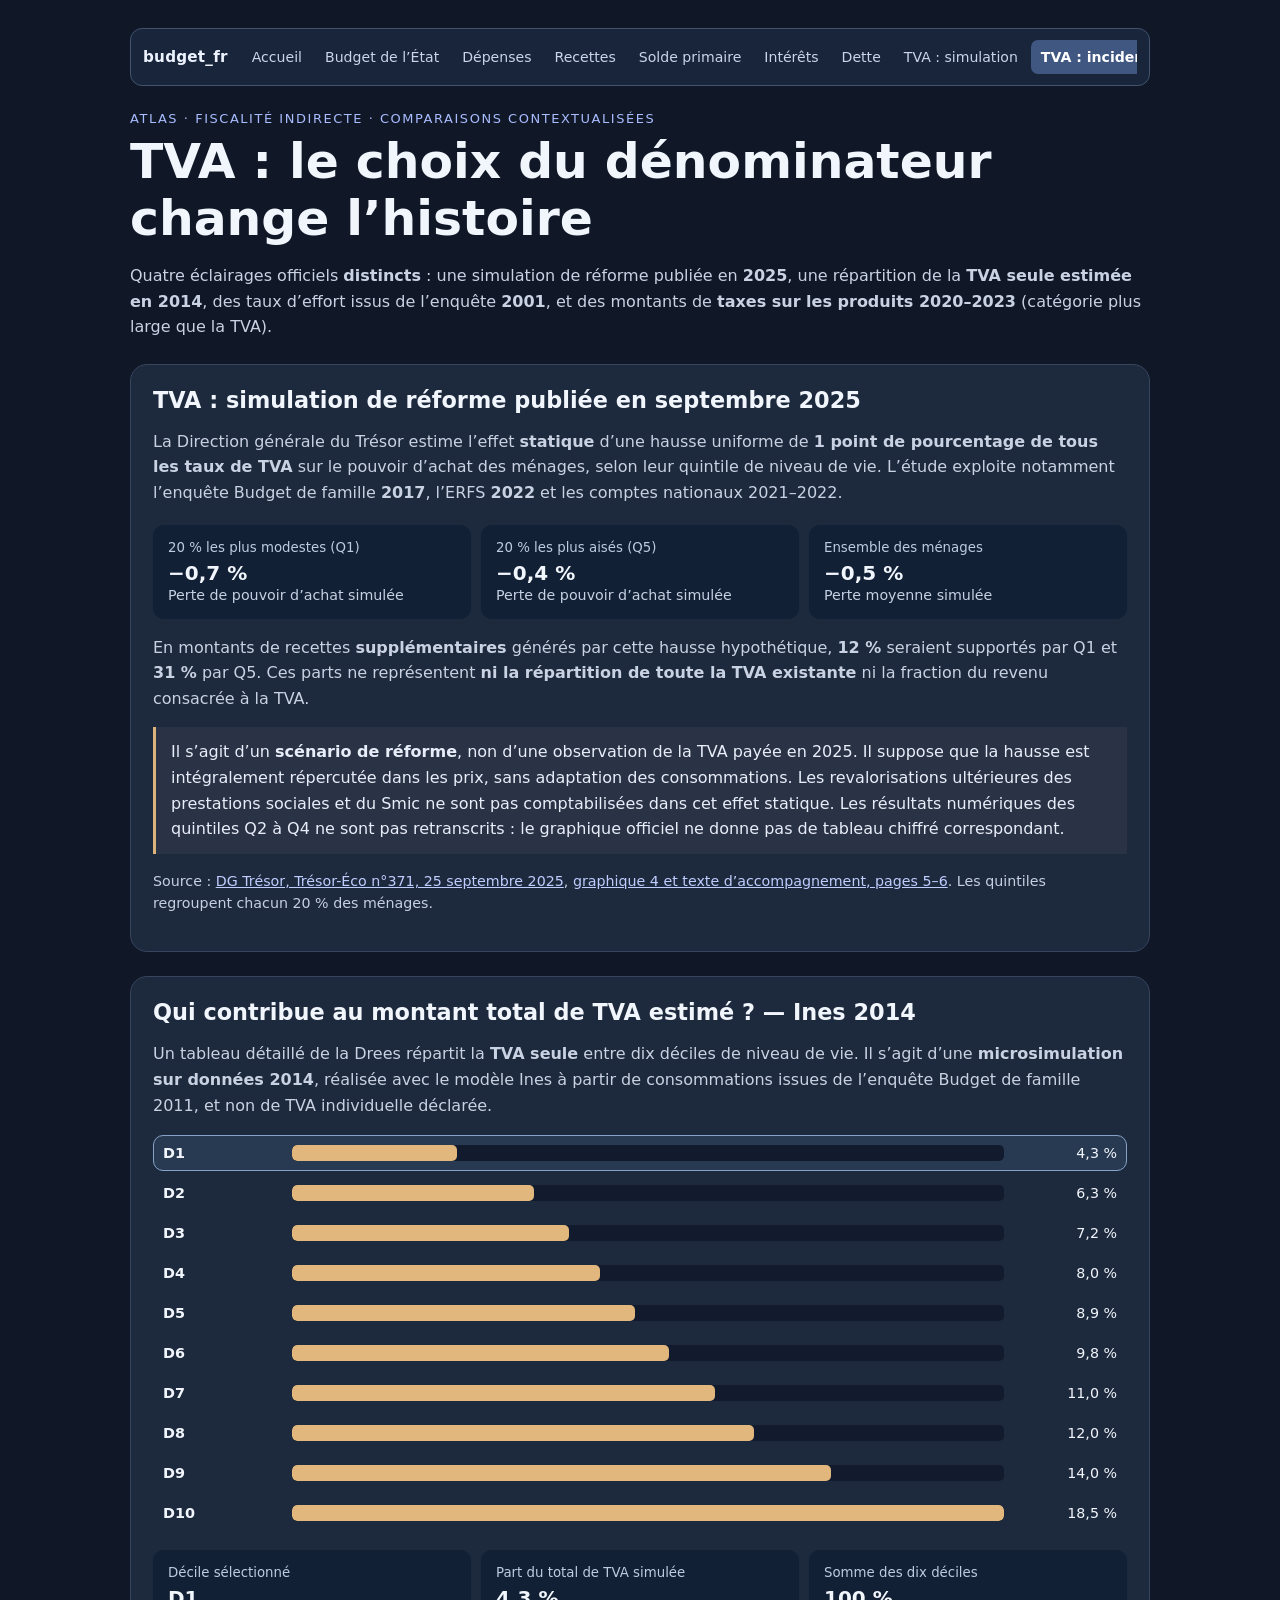
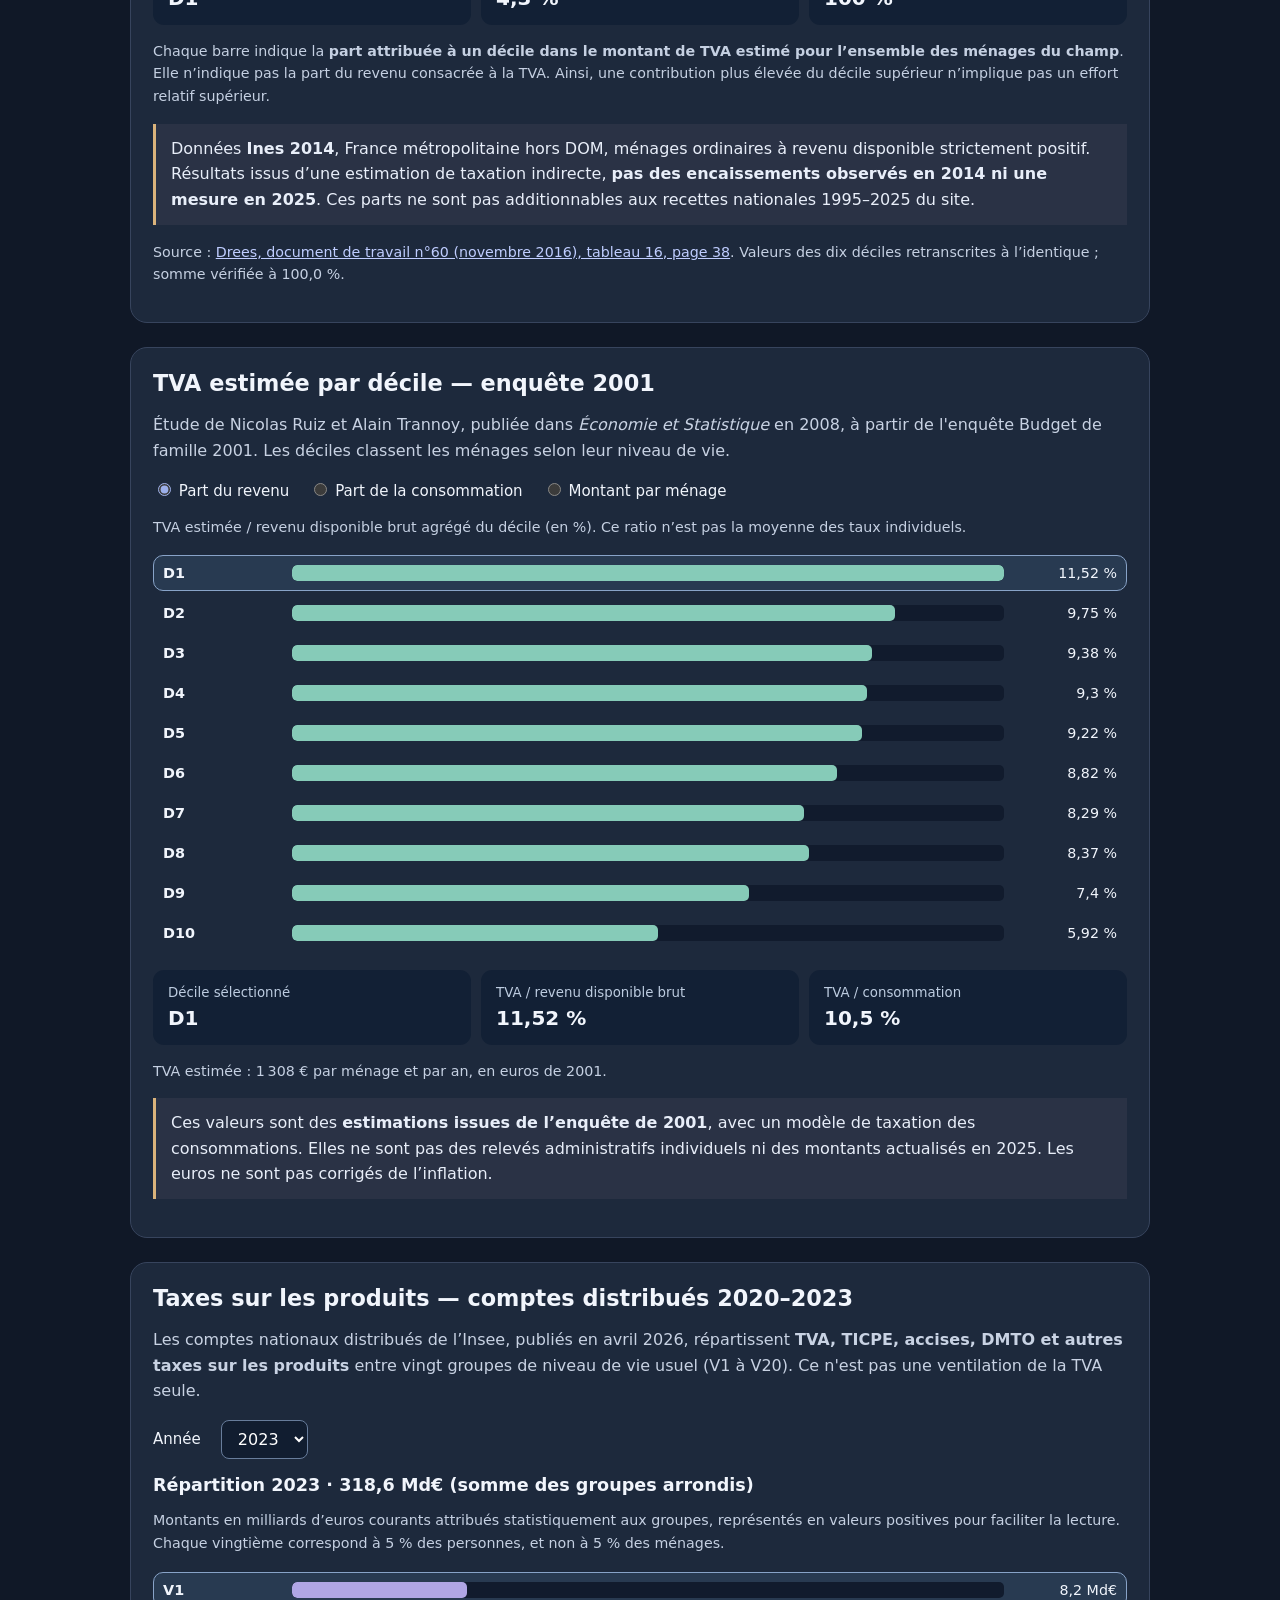
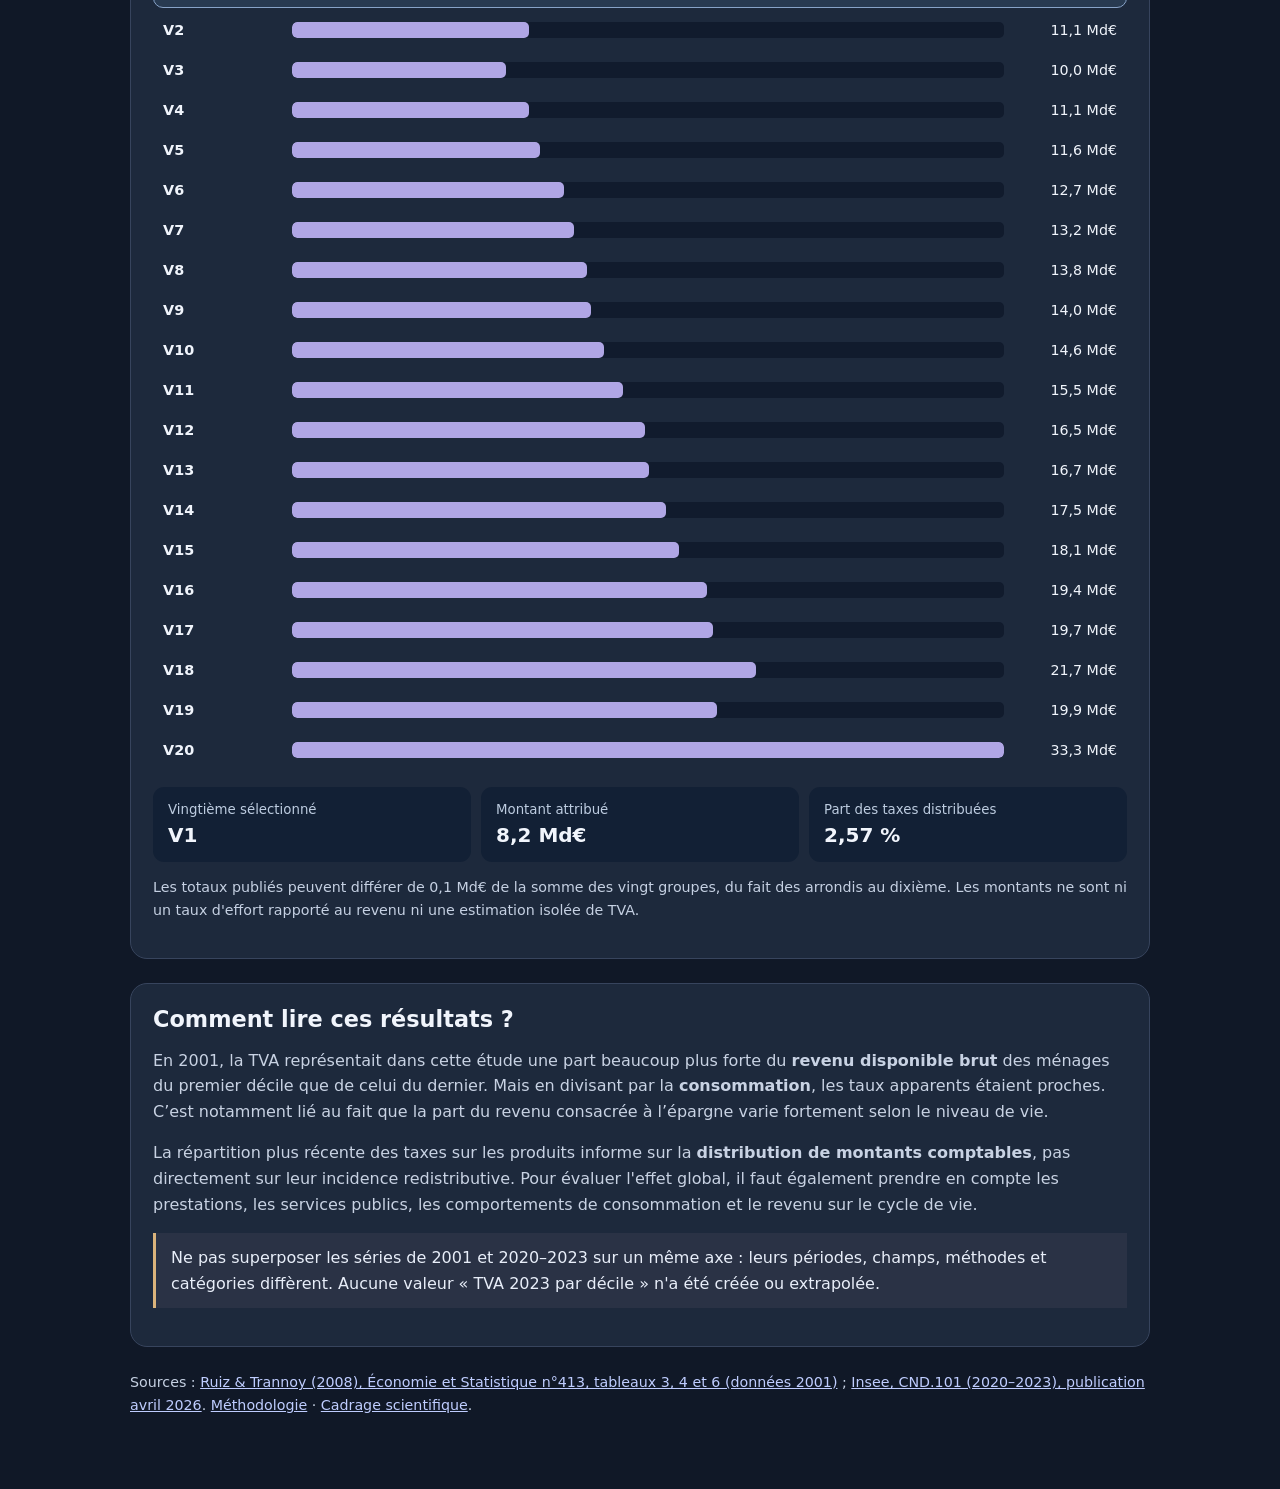
<file: tva-incidence.html>
<!doctype html>
<html lang="fr"><head><meta charset="utf-8"><meta name="viewport" content="width=device-width,initial-scale=1">
<title>TVA : incidence et estimations distributives · budget_fr</title>
<style>
:root{color-scheme:dark;font-family:system-ui,-apple-system,BlinkMacSystemFont,"Segoe UI",sans-serif;background:#101827;color:#f1f5fc}
*{box-sizing:border-box}body{max-width:1060px;margin:auto;padding:28px 20px 58px}
a{color:#bfcdff}a:hover{color:white}h1{font-size:clamp(2rem,4vw,3.05rem);margin:7px 0 12px}h2{margin:0 0 11px;font-size:1.4rem}
p{line-height:1.6;color:#c8d2e3}.eyebrow{font-size:.81rem;color:#a9bcff;letter-spacing:.12em;text-transform:uppercase;margin:25px 0 5px}
.panel{background:#1d293c;border:1px solid #37445d;border-radius:17px;padding:22px;margin:24px 0}
.notes{font-size:.89rem;color:#c5d0e2}.warning{border-left:3px solid #dab37b;padding:12px 15px;background:#2a3245;color:#e8eef9}
.controls{display:flex;flex-wrap:wrap;gap:11px 20px;align-items:center;margin:16px 0}
label{cursor:pointer;font-size:.94rem}input{accent-color:#9cafea}
select{background:#111d30;color:#fff;border:1px solid #677c9b;border-radius:8px;padding:8px 12px;font:inherit}
.rows{display:grid;gap:4px;margin-top:17px}
.bar-row{border:1px solid transparent;border-radius:10px;background:transparent;color:inherit;display:grid;grid-template-columns:116px minmax(105px,1fr) 100px;gap:13px;padding:9px;align-items:center;text-align:left;cursor:pointer;font:inherit;width:100%}
.bar-row:hover,.bar-row:focus-visible,.bar-row[aria-pressed=true]{background:#283a51;outline:none}
.bar-row[aria-pressed=true]{border-color:#88a3c8}
.bar-name{font-size:.9rem;font-weight:570}.bar-track{height:16px;border-radius:5px;background:#111b2d;overflow:hidden}.bar-fill{display:block;height:100%;border-radius:5px;background:#85cdbf}
.bar-val{text-align:right;font-variant-numeric:tabular-nums;white-space:nowrap;font-size:.89rem}
.highlight{display:grid;grid-template-columns:repeat(3,minmax(0,1fr));gap:10px;margin-top:19px}
.highlight div{background:#122035;border-radius:11px;padding:15px}
.highlight small{display:block;color:#bdcce0}
.highlight strong{display:block;margin-top:6px;font-size:1.25rem;font-variant-numeric:tabular-nums}
.year-heading{font-size:1.1rem;font-weight:680;margin:6px 0 0}
@media(max-width:690px){body{padding:20px 12px}.panel{padding:15px}.bar-row{grid-template-columns:68px minmax(80px,1fr) 89px;gap:8px;padding:8px 5px}.bar-name,.bar-val{font-size:.78rem}.bar-track{height:12px}.highlight{grid-template-columns:1fr}}
body.loading-data .rows,body.loading-data section[aria-labelledby="head-ines"] .highlight,body.loading-data section[aria-labelledby="head-vat"] .highlight,body.loading-data section[aria-labelledby="head-products"] .highlight,body.loading-data #vat-euros,body.loading-data #product-title{display:none}
[hidden]{display:none !important}
#load-status{font-size:.95rem;color:#dce7fa}
#load-status button{background:#344968;border:1px solid #8aa4d4;border-radius:8px;padding:7px 12px;color:#fff;cursor:pointer;font:inherit}
</style><link rel="stylesheet" href="/atlas-nav.css">
</head><body class="loading-data">
<nav class="atlas-nav" aria-label="Sections de l’atlas"><a class="atlas-nav__brand" href="/">budget_fr</a><div class="atlas-nav__links"><a href="/">Accueil</a><a href="/etat.html">Budget de l’État</a><a href="/fonctions.html">Dépenses</a><a href="/recettes.html">Recettes</a><a href="/solde-primaire.html">Solde primaire</a><a href="/interets.html">Intérêts</a><a href="/dette.html">Dette</a><a href="/tva-justice.html">TVA : simulation</a><a href="/tva-incidence.html" aria-current="page">TVA : incidence</a><a href="/aides-entreprises.html">Aides aux entreprises</a><a href="/apprentissage.html">Apprentissage</a></div></nav>
<div class="eyebrow">Atlas · Fiscalité indirecte · Comparaisons contextualisées</div>
<h1>TVA : le choix du dénominateur change l’histoire</h1>
<p>Quatre éclairages officiels <strong>distincts</strong> : une simulation de réforme publiée en <strong>2025</strong>, une répartition de la <strong>TVA seule estimée en 2014</strong>, des taux d’effort issus de l’enquête <strong>2001</strong>, et des montants de <strong>taxes sur les produits 2020–2023</strong> (catégorie plus large que la TVA).</p>
<p id="load-status" role="status" aria-live="polite">Chargement des données…</p>

<section class="panel" aria-labelledby="head-tresor">
<h2 id="head-tresor">TVA : simulation de réforme publiée en septembre 2025</h2>
<p>La Direction générale du Trésor estime l’effet <strong>statique</strong> d’une hausse uniforme de <strong>1 point de pourcentage de tous les taux de TVA</strong> sur le pouvoir d’achat des ménages, selon leur quintile de niveau de vie. L’étude exploite notamment l’enquête Budget de famille <strong>2017</strong>, l’ERFS <strong>2022</strong> et les comptes nationaux 2021–2022.</p>
<div class="highlight" aria-label="Résultats publiés pour les quintiles extrêmes">
<div><small>20 % les plus modestes (Q1)</small><strong>−0,7 %</strong><span class="notes">Perte de pouvoir d’achat simulée</span></div>
<div><small>20 % les plus aisés (Q5)</small><strong>−0,4 %</strong><span class="notes">Perte de pouvoir d’achat simulée</span></div>
<div><small>Ensemble des ménages</small><strong>−0,5 %</strong><span class="notes">Perte moyenne simulée</span></div>
</div>
<p>En montants de recettes <strong>supplémentaires</strong> générés par cette hausse hypothétique, <strong>12 %</strong> seraient supportés par Q1 et <strong>31 %</strong> par Q5. Ces parts ne représentent <strong>ni la répartition de toute la TVA existante</strong> ni la fraction du revenu consacrée à la TVA.</p>
<p class="warning">Il s’agit d’un <strong>scénario de réforme</strong>, non d’une observation de la TVA payée en 2025. Il suppose que la hausse est intégralement répercutée dans les prix, sans adaptation des consommations. Les revalorisations ultérieures des prestations sociales et du Smic ne sont pas comptabilisées dans cet effet statique. Les résultats numériques des quintiles Q2 à Q4 ne sont pas retranscrits : le graphique officiel ne donne pas de tableau chiffré correspondant.</p>
<p class="notes">Source : <a href="https://www.tresor.economie.gouv.fr/Articles/2025/09/25/analyse-de-la-composition-des-recettes-de-tva">DG Trésor, Trésor-Éco n°371, 25 septembre 2025</a>, <a href="https://www.tresor.economie.gouv.fr/Articles/c462ac7f-76db-4c33-9bb3-dcc6886ed898/files/f4d0d1ac-fc61-4cf3-ab3f-094385b218bd">graphique 4 et texte d’accompagnement, pages 5–6</a>. Les quintiles regroupent chacun 20 % des ménages.</p>
</section>

<section class="panel" aria-labelledby="head-ines">
<h2 id="head-ines">Qui contribue au montant total de TVA estimé ? — Ines 2014</h2>
<p>Un tableau détaillé de la Drees répartit la <strong>TVA seule</strong> entre dix déciles de niveau de vie. Il s’agit d’une <strong>microsimulation sur données 2014</strong>, réalisée avec le modèle Ines à partir de consommations issues de l’enquête Budget de famille 2011, et non de TVA individuelle déclarée.</p>
<div class="rows" id="ines-chart" aria-label="Parts du montant de TVA simulé attribuées aux dix déciles"></div>
<div class="highlight">
<div><small>Décile sélectionné</small><strong id="ines-current">D1</strong></div>
<div><small>Part du total de TVA simulée</small><strong id="ines-share">—</strong></div>
<div><small>Somme des dix déciles</small><strong>100 %</strong></div>
</div>
<p class="notes">Chaque barre indique la <strong>part attribuée à un décile dans le montant de TVA estimé pour l’ensemble des ménages du champ</strong>. Elle n’indique pas la part du revenu consacrée à la TVA. Ainsi, une contribution plus élevée du décile supérieur n’implique pas un effort relatif supérieur.</p>
<p class="warning">Données <strong>Ines 2014</strong>, France métropolitaine hors DOM, ménages ordinaires à revenu disponible strictement positif. Résultats issus d’une estimation de taxation indirecte, <strong>pas des encaissements observés en 2014 ni une mesure en 2025</strong>. Ces parts ne sont pas additionnables aux recettes nationales 1995–2025 du site.</p>
<p class="notes">Source : <a href="https://drees.solidarites-sante.gouv.fr/sites/default/files/2020-10/dt60.pdf">Drees, document de travail n°60 (novembre 2016), tableau 16, page 38</a>. Valeurs des dix déciles retranscrites à l’identique ; somme vérifiée à 100,0 %.</p>
</section>

<section class="panel" aria-labelledby="head-vat">
<h2 id="head-vat">TVA estimée par décile — enquête 2001</h2>
<p>Étude de Nicolas Ruiz et Alain Trannoy, publiée dans <em>Économie et Statistique</em> en 2008, à partir de l'enquête Budget de famille 2001. Les déciles classent les ménages selon leur niveau de vie.</p>
<div class="controls" role="group" aria-label="Mesure de la TVA en 2001">
<label><input type="radio" name="vat-measure" value="vat_pct_gross_disposable_income" checked> Part du revenu</label>
<label><input type="radio" name="vat-measure" value="vat_pct_consumption"> Part de la consommation</label>
<label><input type="radio" name="vat-measure" value="vat_eur_per_household"> Montant par ménage</label>
</div>
<p class="notes" id="vat-description">TVA estimée / revenu disponible brut agrégé du décile (en %). Ce ratio n'est pas la moyenne des taux individuels.</p>
<div id="vat-chart" class="rows" aria-label="TVA par décile"></div>
<div class="highlight">
<div><small>Décile sélectionné</small><strong id="vat-current">—</strong></div>
<div><small>TVA / revenu disponible brut</small><strong id="vat-income">—</strong></div>
<div><small>TVA / consommation</small><strong id="vat-consumption">—</strong></div>
</div>
<p class="notes" id="vat-euros">—</p>
<p class="warning">Ces valeurs sont des <strong>estimations issues de l’enquête de 2001</strong>, avec un modèle de taxation des consommations. Elles ne sont pas des relevés administratifs individuels ni des montants actualisés en 2025. Les euros ne sont pas corrigés de l’inflation.</p>
</section>

<section class="panel" aria-labelledby="head-products">
<h2 id="head-products">Taxes sur les produits — comptes distribués 2020–2023</h2>
<p>Les comptes nationaux distribués de l’Insee, publiés en avril 2026, répartissent <strong>TVA, TICPE, accises, DMTO et autres taxes sur les produits</strong> entre vingt groupes de niveau de vie usuel (V1 à V20). Ce n'est pas une ventilation de la TVA seule.</p>
<div class="controls">
<label for="product-year">Année</label>
<select id="product-year" aria-label="Année des comptes distribués">
<option value="2020">2020</option><option value="2021">2021</option>
<option value="2022">2022</option><option value="2023" selected>2023</option>
</select>
</div>
<div class="year-heading" id="product-title">Répartition 2023</div>
<p class="notes">Montants en milliards d’euros courants attribués statistiquement aux groupes, représentés en valeurs positives pour faciliter la lecture. Chaque vingtième correspond à 5 % des personnes, et non à 5 % des ménages.</p>
<div class="rows" id="product-chart" aria-label="Taxes sur les produits par vingtième"></div>
<div class="highlight">
<div><small>Vingtième sélectionné</small><strong id="product-group">—</strong></div>
<div><small>Montant attribué</small><strong id="product-amount">—</strong></div>
<div><small>Part des taxes distribuées</small><strong id="product-share">—</strong></div>
</div>
<p class="notes">Les totaux publiés peuvent différer de 0,1 Md€ de la somme des vingt groupes, du fait des arrondis au dixième. Les montants ne sont ni un taux d'effort rapporté au revenu ni une estimation isolée de TVA.</p>
</section>

<section class="panel">
<h2>Comment lire ces résultats ?</h2>
<p>En 2001, la TVA représentait dans cette étude une part beaucoup plus forte du <strong>revenu disponible brut</strong> des ménages du premier décile que de celui du dernier. Mais en divisant par la <strong>consommation</strong>, les taux apparents étaient proches. C’est notamment lié au fait que la part du revenu consacrée à l’épargne varie fortement selon le niveau de vie.</p>
<p>La répartition plus récente des taxes sur les produits informe sur la <strong>distribution de montants comptables</strong>, pas directement sur leur incidence redistributive. Pour évaluer l'effet global, il faut également prendre en compte les prestations, les services publics, les comportements de consommation et le revenu sur le cycle de vie.</p>
<p class="warning">Ne pas superposer les séries de 2001 et 2020–2023 sur un même axe : leurs périodes, champs, méthodes et catégories diffèrent. Aucune valeur « TVA 2023 par décile » n'a été créée ou extrapolée.</p>
</section>

<p class="notes">Sources : <a href="https://www.insee.fr/fr/statistiques/fichier/1376872/es413b.pdf">Ruiz &amp; Trannoy (2008), Économie et Statistique n°413, tableaux 3, 4 et 6 (données 2001)</a> ; <a href="https://www.insee.fr/fr/statistiques/8574663">Insee, CND.101 (2020–2023), publication avril 2026</a>. <a href="/METHODOLOGY.md">Méthodologie</a> · <a href="/TVA_JUSTICE_SOURCES.md">Cadrage scientifique</a>.</p>
<script>
(async()=>{
 const [vatResponse,productResponse,inesResponse]=await Promise.all([
  fetch('/data/tva_effort_bdf_2001.csv'),fetch('/data/taxes_produits_cnd_2020_2023.csv'),
  fetch('/data/tva_part_deciles_ines_2014.csv')
 ]);
 if(!vatResponse.ok||!productResponse.ok||!inesResponse.ok)throw Error('Sources chiffrées indisponibles');
 function readCsv(csv){
  const [head,...lines]=csv.trim().split(/\r?\n/),keys=head.split(',');
  return lines.map(line=>Object.fromEntries(line.split(',').map((value,i)=>[keys[i],Number(value)])));
 }
 const vat=readCsv(await vatResponse.text()),product=readCsv(await productResponse.text());
 const ines=readCsv(await inesResponse.text());
 if(vat.length!==10||vat.some((r,i)=>r.decile!==i+1)||product.length!==80
    ||ines.length!==10||ines.some((r,i)=>r.decile!==i+1||!Number.isFinite(r.vat_share_pct)||r.vat_share_pct<=0)
    ||Math.abs(ines.reduce((sum,r)=>sum+r.vat_share_pct,0)-100)>0.001)
     throw Error('Couverture des données incohérente');
 let metric='vat_pct_gross_disposable_income',decile=1,year=2023,vingtile=1,inesDecile=1;
 const pct=n=>n.toLocaleString('fr-FR',{minimumFractionDigits:1,maximumFractionDigits:2})+' %';
 const money=n=>n.toLocaleString('fr-FR',{minimumFractionDigits:0,maximumFractionDigits:0})+' €';
 const bn=n=>n.toLocaleString('fr-FR',{minimumFractionDigits:1,maximumFractionDigits:1})+' Md€';
 function row(container,label,value,max,color,selected,activate){
  const button=document.createElement('button');button.type='button';button.className='bar-row';
  button.setAttribute('aria-pressed',String(selected));
  button.setAttribute('aria-label',label+', '+value.label);
  const name=document.createElement('span');name.className='bar-name';name.textContent=label;
  const track=document.createElement('span');track.className='bar-track';
  const fill=document.createElement('span');fill.className='bar-fill';fill.style.background=color;
  fill.style.width=(value.raw/max*100)+'%';track.append(fill);
  const result=document.createElement('span');result.className='bar-val';result.textContent=value.label;
  button.append(name,track,result);button.addEventListener('click',activate);
  container.append(button);
 }
 function drawInes(){
  const chart=document.getElementById('ines-chart');chart.replaceChildren();
  const max=Math.max(...ines.map(r=>r.vat_share_pct));
  for(const record of ines){
   row(chart,'D'+record.decile,
    {raw:record.vat_share_pct,label:pct(record.vat_share_pct)},max,
    '#e1b77d',inesDecile===record.decile,
    ()=>{inesDecile=record.decile;drawInes();});
  }
  document.getElementById('ines-current').textContent='D'+inesDecile;
  document.getElementById('ines-share').textContent=pct(ines[inesDecile-1].vat_share_pct);
 }
 function drawVat(){
  const element=document.getElementById('vat-chart');element.replaceChildren();
  const highest=Math.max(...vat.map(r=>r[metric]));
  vat.forEach(r=>row(element,'D'+r.decile,{raw:r[metric],label:metric==='vat_eur_per_household'?money(r[metric]):pct(r[metric])},
   highest,'#86cbb8',r.decile===decile,()=>{decile=r.decile;drawVat();}));
  const record=vat[decile-1];
  document.getElementById('vat-current').textContent='D'+decile;
  document.getElementById('vat-income').textContent=pct(record.vat_pct_gross_disposable_income);
  document.getElementById('vat-consumption').textContent=pct(record.vat_pct_consumption);
  document.getElementById('vat-euros').textContent='TVA estimée : '+money(record.vat_eur_per_household)+' par ménage et par an, en euros de 2001.';
  document.getElementById('vat-description').textContent=metric==='vat_pct_gross_disposable_income'
  ?'TVA estimée / revenu disponible brut agrégé du décile (en %). Ce ratio n’est pas la moyenne des taux individuels.'
  :metric==='vat_pct_consumption'
  ?'TVA estimée / dépense totale de consommation du décile (en %). Ce n’est pas un taux légal de TVA.'
  :'TVA estimée par ménage du décile, en euros de 2001 non corrigés de l’inflation.';
 }
 function drawProducts(){
  const entries=product.filter(r=>r.year===year);
  if(entries.length!==20||entries.some((r,i)=>r.vingtile!==i+1))throw Error('Année incomplète');
  const total=entries.reduce((s,r)=>s+r.product_taxes_bn_eur,0);
  const highest=Math.max(...entries.map(r=>r.product_taxes_bn_eur));
  const element=document.getElementById('product-chart');element.replaceChildren();
  for(const r of entries){
   row(element,'V'+r.vingtile,{raw:r.product_taxes_bn_eur,label:bn(r.product_taxes_bn_eur)},
    highest,'#b0a6e5',vingtile===r.vingtile,()=>{vingtile=r.vingtile;drawProducts();});
  }
  const record=entries[vingtile-1];
  document.getElementById('product-title').textContent='Répartition '+year+' · '+bn(total)+' (somme des groupes arrondis)';
  document.getElementById('product-group').textContent='V'+vingtile;
  document.getElementById('product-amount').textContent=bn(record.product_taxes_bn_eur);
  document.getElementById('product-share').textContent=pct(100*record.product_taxes_bn_eur/total);
 }
 document.querySelectorAll('input[name=vat-measure]').forEach(input=>
  input.addEventListener('change',()=>{if(input.checked){metric=input.value;drawVat();}}));
 document.getElementById('product-year').addEventListener('change',event=>{
  year=Number(event.target.value);vingtile=1;drawProducts();
 });
 drawInes();drawVat();drawProducts();
 document.body.classList.remove('loading-data');
 document.getElementById('load-status').hidden=true;
})().catch(error=>{
 const status=document.getElementById('load-status');
 status.textContent='Impossible de charger les données : '+error.message+' ';
 const retry=document.createElement('button');retry.type='button';retry.textContent='Réessayer';
 retry.addEventListener('click',()=>window.location.reload());status.append(retry);
});
</script></body></html>
</file>
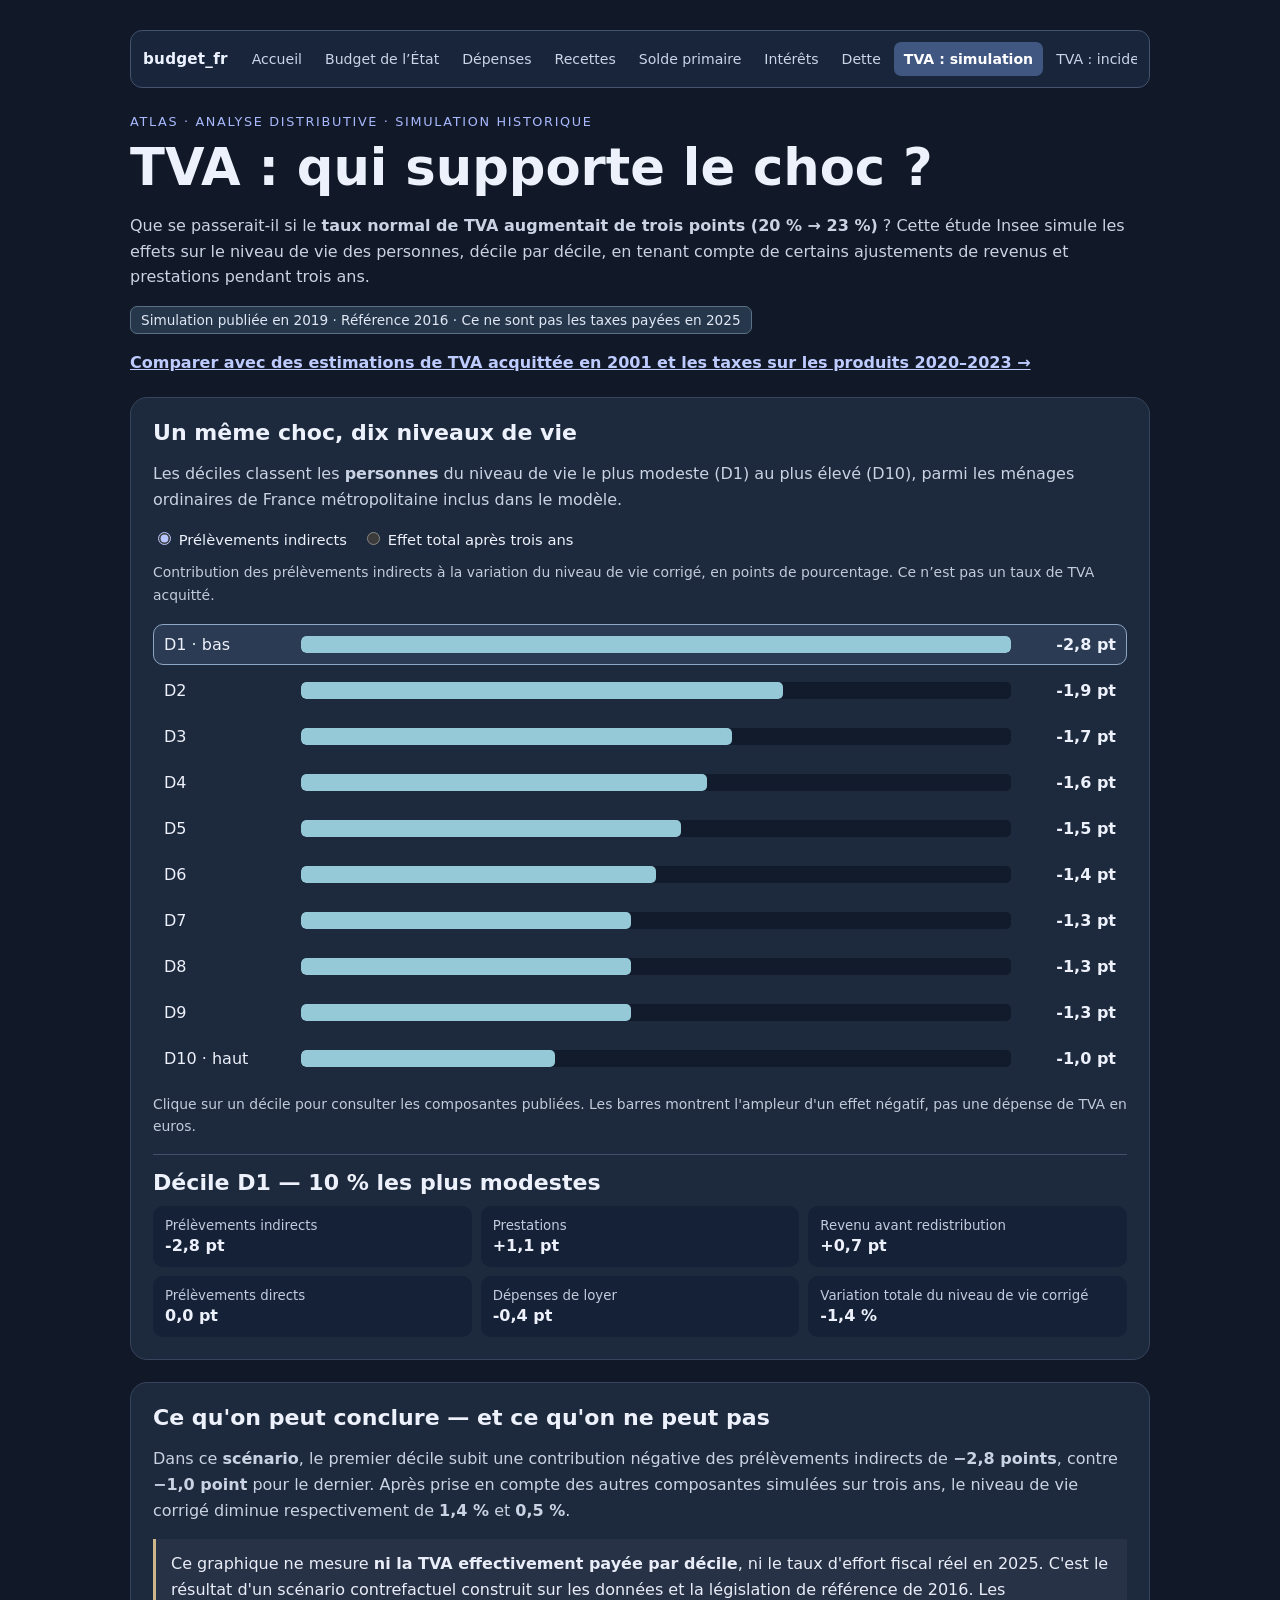
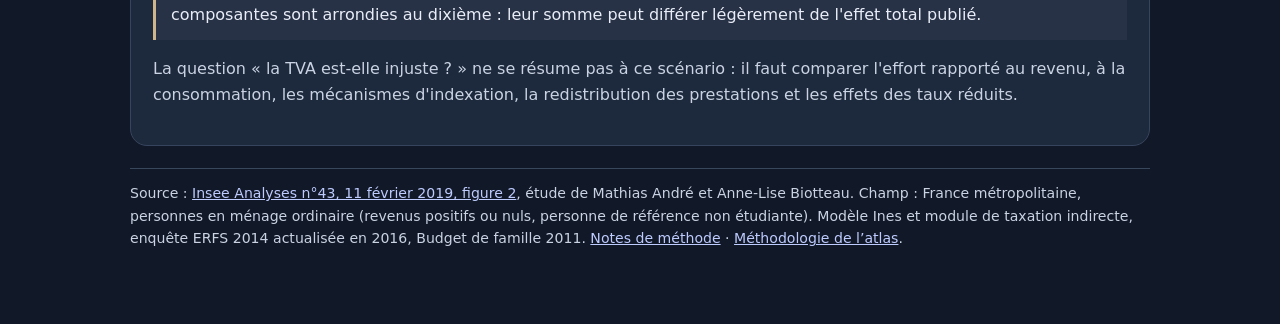
<file: tva-justice.html>
<!doctype html>
<html lang="fr"><head><meta charset="utf-8"><meta name="viewport" content="width=device-width, initial-scale=1">
<title>TVA et justice fiscale · Simulation Insee · budget_fr</title>
<style>
:root{color-scheme:dark;font-family:system-ui,-apple-system,BlinkMacSystemFont,"Segoe UI",sans-serif;background:#111827;color:#edf1fb}
*{box-sizing:border-box}body{max-width:1060px;margin:0 auto;padding:30px 20px 60px}
a{color:#becbff}a:hover{color:#fff}p{line-height:1.6;color:#c9d3e3}h1{font-size:clamp(2rem,4vw,3.2rem);margin:8px 0 12px}
h2{font-size:1.38rem;margin:0 0 8px}.eyebrow{font-size:.8rem;letter-spacing:.13em;text-transform:uppercase;color:#a9b9ff;margin-top:26px}
.panel{border:1px solid #37445d;border-radius:17px;background:#1d293c;padding:22px;margin:22px 0}
.status{display:inline-block;background:#26374b;border:1px solid #597087;border-radius:7px;padding:5px 10px;font-size:.85rem;color:#e0e7f5}
.controls{display:flex;gap:15px;flex-wrap:wrap;align-items:center;margin-top:15px}
.controls label{cursor:pointer;font-size:.92rem}input{accent-color:#b6c4ff}
.metrics{display:grid;grid-template-columns:repeat(2,minmax(0,1fr));gap:12px;margin-top:20px}
.metric{background:#121e2e;padding:18px;border-radius:12px}.metric strong{font-size:clamp(1.65rem,3vw,2.2rem);display:block;font-variant-numeric:tabular-nums;margin-top:4px}
.metric span,.fine{color:#c1ccdc;font-size:.87rem}
.rows{display:grid;gap:5px;margin:18px 0 7px}.decile{border:1px solid transparent;border-radius:10px;padding:10px;background:transparent;display:grid;grid-template-columns:125px minmax(120px,1fr) 93px;align-items:center;gap:12px;color:inherit;font:inherit;width:100%;text-align:left;cursor:pointer}
.decile:hover,.decile:focus-visible,.decile[aria-pressed=true]{background:#2a3b53;outline:none}.decile[aria-pressed=true]{border-color:#8ea7c4}
.track{height:17px;background:#121b2b;border-radius:5px;overflow:hidden}.bar{height:100%;display:block;background:#9ac9d8;border-radius:5px}
.numeric{text-align:right;font-variant-numeric:tabular-nums;font-weight:600}
.detail{border-top:1px solid #40506a;margin-top:17px;padding-top:15px}
.detailGrid{display:grid;grid-template-columns:repeat(3,minmax(0,1fr));gap:9px;margin-top:11px}
.detailGrid div{border-radius:10px;background:#142136;padding:12px}.detailGrid small{color:#c2cbdd;display:block}
.detailGrid strong{font-variant-numeric:tabular-nums;display:block;margin-top:3px}
.warning{border-left:3px solid #cfb68a;padding:12px 15px;background:#283247;color:#e9edf7}
.footer{font-size:.88rem;border-top:1px solid #39475d;padding-top:13px}
@media(max-width:660px){body{padding:22px 12px}.panel{padding:15px}.decile{grid-template-columns:73px minmax(80px,1fr) 76px;gap:8px;padding:9px 6px;font-size:.86rem}.track{height:13px}.detailGrid{grid-template-columns:repeat(2,minmax(0,1fr))}}
@media(max-width:410px){.metrics{grid-template-columns:1fr}.detailGrid{grid-template-columns:1fr}}
</style><link rel="stylesheet" href="/atlas-nav.css">
</head>
<body>
<nav class="atlas-nav" aria-label="Sections de l’atlas"><a class="atlas-nav__brand" href="/">budget_fr</a><div class="atlas-nav__links"><a href="/">Accueil</a><a href="/etat.html">Budget de l’État</a><a href="/fonctions.html">Dépenses</a><a href="/recettes.html">Recettes</a><a href="/solde-primaire.html">Solde primaire</a><a href="/interets.html">Intérêts</a><a href="/dette.html">Dette</a><a href="/tva-justice.html" aria-current="page">TVA : simulation</a><a href="/tva-incidence.html">TVA : incidence</a><a href="/aides-entreprises.html">Aides aux entreprises</a><a href="/apprentissage.html">Apprentissage</a></div></nav>
<div class="eyebrow">Atlas · Analyse distributive · Simulation historique</div>
<h1>TVA : qui supporte le choc ?</h1>
<p>Que se passerait-il si le <strong>taux normal de TVA augmentait de trois points (20 % → 23 %)</strong> ? Cette étude Insee simule les effets sur le niveau de vie des personnes, décile par décile, en tenant compte de certains ajustements de revenus et prestations pendant trois ans.</p>
<div class="status">Simulation publiée en 2019 · Référence 2016 · Ce ne sont pas les taxes payées en 2025</div>
<p><a href="/tva-incidence.html"><strong>Comparer avec des estimations de TVA acquittée en 2001 et les taxes sur les produits 2020–2023 →</strong></a></p>
<section class="panel">
<h2>Un même choc, dix niveaux de vie</h2>
<p>Les déciles classent les <strong>personnes</strong> du niveau de vie le plus modeste (D1) au plus élevé (D10), parmi les ménages ordinaires de France métropolitaine inclus dans le modèle.</p>
<div class="controls" role="group" aria-label="Choix de l'indicateur">
<label><input type="radio" name="metric" value="indirect_tax_pp" checked> Prélèvements indirects</label>
<label><input type="radio" name="metric" value="net_living_standard_pct"> Effet total après trois ans</label>
</div>
<p id="metric-note" class="fine">Contribution des prélèvements indirects à la variation du niveau de vie corrigé, en points de pourcentage. Ce n’est pas un taux de TVA acquitté.</p>
<div id="chart" class="rows" role="group" aria-label="Effets par décile"></div>
<p class="fine">Clique sur un décile pour consulter les composantes publiées. Les barres montrent l'ampleur d'un effet négatif, pas une dépense de TVA en euros.</p>
<div class="detail">
<h2 id="detail-title">Décile D1 — 10 % les plus modestes</h2>
<div class="detailGrid">
<div><small>Prélèvements indirects</small><strong id="indirect">—</strong></div>
<div><small>Prestations</small><strong id="benefits">—</strong></div>
<div><small>Revenu avant redistribution</small><strong id="income">—</strong></div>
<div><small>Prélèvements directs</small><strong id="direct">—</strong></div>
<div><small>Dépenses de loyer</small><strong id="rent">—</strong></div>
<div><small>Variation totale du niveau de vie corrigé</small><strong id="net">—</strong></div>
</div>
</div>
</section>
<section class="panel">
<h2>Ce qu'on peut conclure — et ce qu'on ne peut pas</h2>
<p>Dans ce <strong>scénario</strong>, le premier décile subit une contribution négative des prélèvements indirects de <strong>−2,8 points</strong>, contre <strong>−1,0 point</strong> pour le dernier. Après prise en compte des autres composantes simulées sur trois ans, le niveau de vie corrigé diminue respectivement de <strong>1,4 %</strong> et <strong>0,5 %</strong>.</p>
<p class="warning">Ce graphique ne mesure <strong>ni la TVA effectivement payée par décile</strong>, ni le taux d'effort fiscal réel en 2025. C'est le résultat d'un scénario contrefactuel construit sur les données et la législation de référence de 2016. Les composantes sont arrondies au dixième : leur somme peut différer légèrement de l'effet total publié.</p>
<p>La question « la TVA est-elle injuste ? » ne se résume pas à ce scénario : il faut comparer l'effort rapporté au revenu, à la consommation, les mécanismes d'indexation, la redistribution des prestations et les effets des taux réduits.</p>
</section>
<p class="footer">Source : <a href="https://www.insee.fr/fr/statistiques/3713290">Insee Analyses n°43, 11 février 2019, figure 2</a>, étude de Mathias André et Anne-Lise Biotteau. Champ : France métropolitaine, personnes en ménage ordinaire (revenus positifs ou nuls, personne de référence non étudiante). Modèle Ines et module de taxation indirecte, enquête ERFS 2014 actualisée en 2016, Budget de famille 2011. <a href="/TVA_JUSTICE_SOURCES.md">Notes de méthode</a> · <a href="/METHODOLOGY.md">Méthodologie de l’atlas</a>.</p>
<script>
(async()=>{
 const response=await fetch('/data/tva_choc_deciles_insee_2019.csv');
 if(!response.ok)throw Error('Données du scénario indisponibles');
 const [header,...records]=(await response.text()).trim().split(/\r?\n/),columns=header.split(',');
 const rows=records.map(line=>Object.fromEntries(line.split(',').map((v,i)=>[columns[i],Number(v)])));
 if(rows.length!==10 || rows.some((r,i)=>r.decile!==i+1))throw Error('Déciles incomplets');
 const chart=document.getElementById('chart'),notes=document.getElementById('metric-note');
 let metric='indirect_tax_pp',selected=1;
 const decimal=n=>n.toLocaleString('fr-FR',{minimumFractionDigits:1,maximumFractionDigits:1});
 const signed=n=>(n>0?'+':'')+decimal(n);
 const units={indirect_tax_pp:' pt',income_before_pp:' pt',direct_tax_pp:' pt',benefits_pp:' pt',rent_pp:' pt',net_living_standard_pct:' %'};
 function render(){
  chart.replaceChildren();
  const max=Math.max(...rows.map(r=>Math.abs(r[metric])));
  for(const row of rows){
   const button=document.createElement('button');button.type='button';button.className='decile';
   button.setAttribute('aria-pressed',String(row.decile===selected));
   button.setAttribute('aria-label','Décile '+row.decile+' : '+signed(row[metric])+units[metric]);
   const name=document.createElement('span');name.textContent='D'+row.decile+(row.decile===1?' · bas':row.decile===10?' · haut':'');
   const track=document.createElement('span');track.className='track';
   const fill=document.createElement('span');fill.className='bar';
   fill.style.width=100*Math.abs(row[metric])/max+'%';fill.style.background=metric==='indirect_tax_pp'?'#96c9d7':'#d1b0e3';
   track.append(fill);
   const value=document.createElement('span');value.className='numeric';value.textContent=signed(row[metric])+units[metric];
   button.append(name,track,value);
   button.addEventListener('click',()=>{selected=row.decile;render();});
   chart.append(button);
  }
  const r=rows[selected-1];
  document.getElementById('detail-title').textContent='Décile D'+selected+(selected===1?' — 10 % les plus modestes':selected===10?' — 10 % les plus aisés':'');
  for(const [id,key] of [['indirect','indirect_tax_pp'],['income','income_before_pp'],['direct','direct_tax_pp'],['benefits','benefits_pp'],['rent','rent_pp'],['net','net_living_standard_pct']]){
   document.getElementById(id).textContent=signed(r[key])+units[key];
  }
  notes.textContent=metric==='indirect_tax_pp'
   ?'Contribution des prélèvements indirects à la variation du niveau de vie corrigé, en points de pourcentage. Ce n’est pas un taux de TVA acquitté.'
   :'Variation totale du niveau de vie corrigé après trois ans de simulation, en %. Ce n’est pas la variation du revenu disponible usuel.';
 }
 document.querySelectorAll('input[name=metric]').forEach(x=>x.addEventListener('change',()=>{
  if(x.checked){metric=x.value;render();}
 }));
 render();
})().catch(error=>{document.getElementById('chart').textContent='Erreur de chargement : '+error.message;});
</script></body></html>
</file>
<file: atlas-nav.css>
/* Navigation de l'atlas : seul fichier partagé, aucune dépendance JS */
.atlas-nav{display:flex;align-items:center;gap:14px;margin:0 0 14px;padding:9px 12px;background:#18253a;border:1px solid #43536e;border-radius:12px;position:sticky;top:7px;z-index:20;min-width:0;font-size:.88rem}
.atlas-nav__brand{white-space:nowrap;color:#edf2ff!important;text-decoration:none;font-size:.95rem;font-weight:800;letter-spacing:.015em}
.atlas-nav__links{display:flex;gap:3px;align-items:center;overflow-x:auto;min-width:0;max-width:100%;scrollbar-width:thin;white-space:nowrap;padding:2px 0}
.atlas-nav__links a{color:#cad5e8;text-decoration:none;border-radius:7px;display:inline-flex;align-items:center;min-height:34px;padding:6px 10px;white-space:nowrap}
.atlas-nav__links a:hover,.atlas-nav__links a:focus-visible{background:#34445f;color:#fff;outline-offset:-2px}
.atlas-nav__links a[aria-current=page]{background:#405782;color:#fff;font-weight:700}
.atlas-nav__brand:focus-visible{outline:2px solid #ffdda7;outline-offset:2px}
.explore-atlas{margin:20px 0 26px}
.explore-atlas h2{margin:0 0 13px;font-size:1.3rem}
.atlas-card-grid{display:grid;grid-template-columns:repeat(3,minmax(0,1fr));gap:10px}
.atlas-card{display:block;border:1px solid #405371;border-radius:12px;background:#1b2a40;padding:12px 14px;text-decoration:none;color:#e7eeff!important;min-height:70px}
.atlas-card:hover,.atlas-card:focus-visible{border-color:#a7bafa;background:#273956;outline:2px solid #adc0ef;outline-offset:2px}
.atlas-card strong{display:block;font-size:.94rem}.atlas-card small{display:block;margin-top:3px;color:#c4d0e5;font-size:.79rem;line-height:1.35}
@media(max-width:850px){.atlas-nav{gap:8px;padding:7px 8px}.atlas-nav__brand{font-size:.85rem}.atlas-nav__links a{padding:6px 8px}.atlas-card-grid{grid-template-columns:repeat(2,minmax(0,1fr))}}
@media(max-width:520px){.atlas-nav{margin-bottom:10px;top:0}.atlas-card-grid{grid-template-columns:1fr}}
</file>
